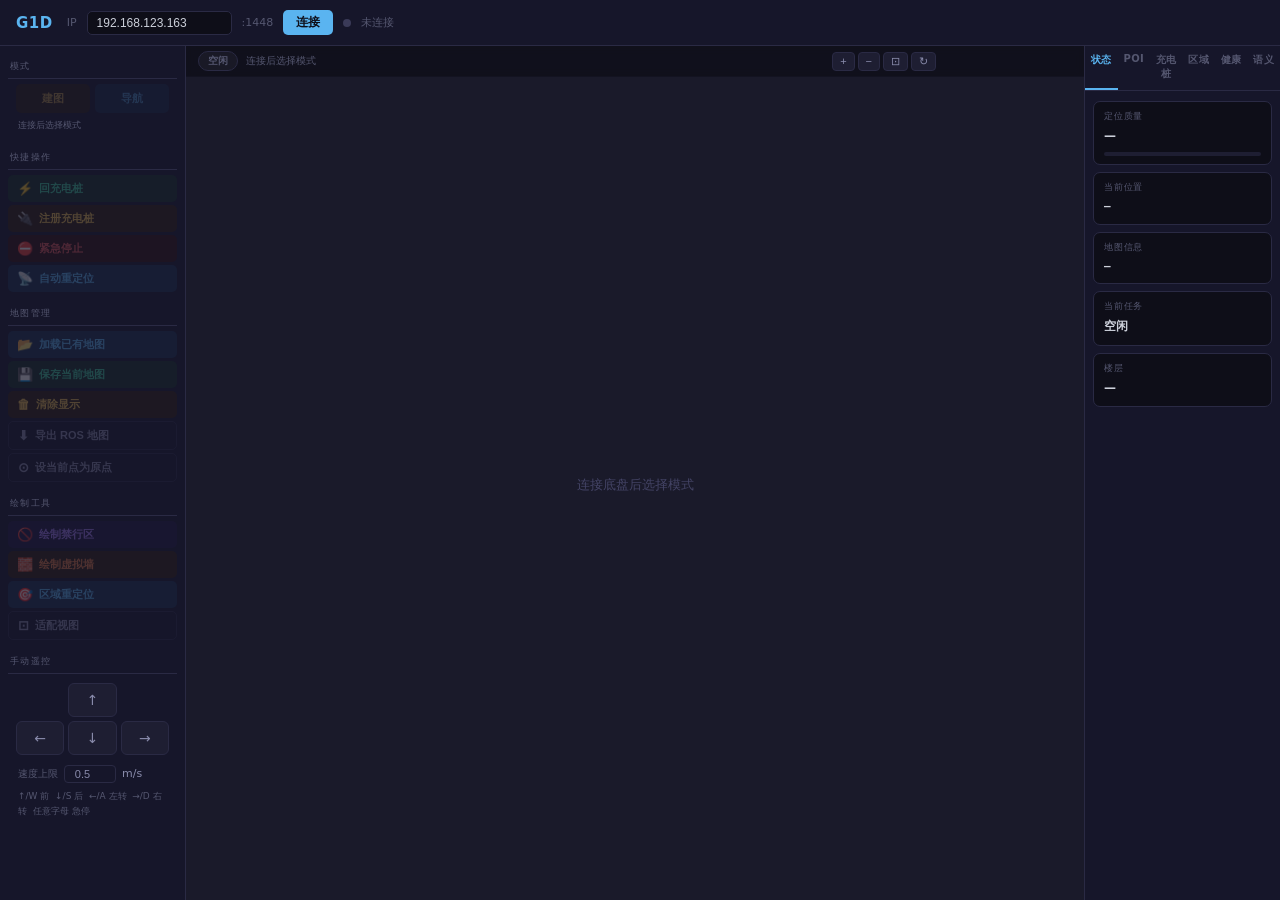
<file: index.html>
<!DOCTYPE html>
<html lang="zh">
<head>
<meta charset="UTF-8">
<title>G1D 底盘控制台</title>
<style>
*{margin:0;padding:0;box-sizing:border-box;}
:root{
  --bg:#0e0e18;--bg2:#16162a;--bg3:#1e1e32;--bg4:#252540;
  --border:#2a2a44;--border2:#3a3a58;
  --txt:#ccd0da;--txt2:#888aaa;--txt3:#555770;
  --blue:#5ab4f0;--blue2:#3a8fd0;--green:#3ec89a;
  --yellow:#e8b84b;--red:#e05555;--purple:#a07af0;
  --orange:#e07840;
}
body{font-family:'Segoe UI',system-ui,sans-serif;background:var(--bg);color:var(--txt);
  height:100vh;display:flex;flex-direction:column;overflow:hidden;user-select:none;}

/* ═══════════════ TOPBAR ═══════════════ */
.topbar{
  background:var(--bg2);border-bottom:1px solid var(--border);
  padding:0 16px;height:46px;display:flex;align-items:center;gap:10px;flex-shrink:0;
}
.logo{font-size:15px;font-weight:800;color:var(--blue);letter-spacing:.5px;margin-right:4px;}
.ip-input{
  background:var(--bg);border:1px solid var(--border);color:var(--txt);
  padding:4px 9px;border-radius:5px;font-size:12px;width:145px;outline:none;
  transition:border .2s;
}
.ip-input:focus{border-color:var(--blue);}
.port-tag{font-size:11px;color:var(--txt3);}
.conn-btn{
  background:var(--blue);color:#0e0e18;border:none;border-radius:5px;
  padding:4px 13px;font-size:12px;font-weight:700;cursor:pointer;transition:background .15s;
}
.conn-btn:hover{background:#78c8ff;}
.conn-btn:disabled{opacity:.5;cursor:not-allowed;}
.conn-btn.conn-disconnect{background:var(--red);}
.conn-btn.conn-disconnect:hover{background:#ff6666;}

.sdot{width:8px;height:8px;border-radius:50%;background:var(--border2);transition:background .3s;flex-shrink:0;}
.sdot.ok{background:var(--green);}
.sdot.err{background:var(--red);}
.sdot.stale{background:var(--yellow);}
.stext{font-size:11px;color:var(--txt3);}

.batt-wrap{margin-left:auto;display:flex;align-items:center;gap:6px;}
.batt-icon{font-size:16px;}
.batt-pct{font-size:12px;font-weight:700;}
.batt-charging{color:var(--yellow);}
.batt-ok{color:var(--green);}
.batt-low{color:var(--red);}
.on-dock-tag{
  font-size:10px;padding:2px 7px;border-radius:10px;font-weight:600;
  background:#1e3a2a;color:var(--green);border:1px solid #2a5a3a;
}
.last-upd{font-size:10px;color:var(--txt3);}

/* ═══════════════ MAIN ═══════════════ */
.main{display:flex;flex:1;overflow:hidden;}

/* ═══════════════ SIDEBAR ═══════════════ */
.sidebar{
  width:186px;background:var(--bg2);border-right:1px solid var(--border);
  display:flex;flex-direction:column;flex-shrink:0;overflow-y:auto;
  scrollbar-width:thin;scrollbar-color:var(--border) transparent;
}
.sb-section{padding:8px 8px 4px;}
.sb-title{
  font-size:9px;text-transform:uppercase;letter-spacing:1.3px;
  color:var(--txt3);padding:0 2px 5px;border-bottom:1px solid var(--border);
  margin-bottom:5px;
}
.btn{
  width:100%;padding:6px 9px;border:none;border-radius:5px;cursor:pointer;
  font-size:11px;font-weight:600;text-align:left;transition:all .12s;outline:none;
  display:flex;align-items:center;gap:6px;margin-bottom:3px;position:relative;
}
.btn:disabled{opacity:.28;cursor:not-allowed;}
.btn .ico{font-size:13px;flex-shrink:0;}

.b-blue  {background:#1a3050;color:var(--blue);}
.b-blue:hover:not(:disabled){background:#204060;}
.b-green {background:#163028;color:var(--green);}
.b-green:hover:not(:disabled){background:#1e4030;}
.b-yellow{background:#302010;color:var(--yellow);}
.b-yellow:hover:not(:disabled){background:#403018;}
.b-red   {background:#301010;color:var(--red);}
.b-red:hover:not(:disabled){background:#401818;}
.b-purple{background:#201840;color:var(--purple);}
.b-purple:hover:not(:disabled){background:#28205a;}
.b-orange{background:#302010;color:var(--orange);}
.b-orange:hover:not(:disabled){background:#403018;}
.b-ghost {background:transparent;color:var(--txt2);border:1px solid var(--border);}
.b-ghost:hover:not(:disabled){background:var(--bg3);}

/* active draw tool */
.btn.tool-active{box-shadow:inset 0 0 0 1.5px currentColor;}

/* button loading spinner */
@keyframes spin{to{transform:rotate(360deg);}}
.btn-loading{opacity:.6 !important;pointer-events:none;}
.btn-loading .ico{display:inline-block;animation:spin .6s linear infinite;}

/* mode buttons */
.mode-row{display:flex;gap:5px;padding:0 8px 6px;}
.mbtn{
  flex:1;padding:7px 4px;border:none;border-radius:5px;
  font-size:11px;font-weight:700;cursor:pointer;transition:all .15s;
  outline:none;opacity:.35;
}
.mbtn:disabled{cursor:not-allowed;opacity:.2;}
.mbtn.active{opacity:1;}
.mb-map {background:#302010;color:var(--yellow);}
.mb-map:hover:not(:disabled){background:#40301a;}
.mb-nav {background:#1a3050;color:var(--blue);}
.mb-nav:hover:not(:disabled){background:#204060;}

/* mode hint strip */
.mode-hint-strip{
  font-size:9px;color:var(--txt3);padding:0 10px 6px;line-height:1.5;
}

/* teleop */
.teleop{display:grid;grid-template-columns:repeat(3,1fr);gap:4px;padding:4px 8px 8px;}
.tk{
  background:var(--bg3);border:1px solid var(--border);color:var(--txt2);
  padding:8px;border-radius:6px;cursor:pointer;text-align:center;
  font-size:14px;transition:all .1s;touch-action:none;
}
.tk:active,.tk.on{background:var(--bg4);border-color:var(--blue);color:var(--blue);}
.tk.ghost{visibility:hidden;}
.kb-hint{font-size:9px;color:var(--txt3);padding:0 10px 8px;line-height:1.7;}
.speed-row{display:flex;align-items:center;gap:6px;padding:2px 10px 6px;font-size:11px;color:var(--txt2);}
.speed-row input{width:52px;background:var(--bg2);border:1px solid var(--border);border-radius:4px;color:var(--txt1);padding:2px 5px;font-size:11px;text-align:center;}
.speed-row label{color:var(--txt3);font-size:10px;min-width:28px;}

/* ═══════════════ MAP AREA ═══════════════ */
.map-area{flex:1;display:flex;flex-direction:column;overflow:hidden;position:relative;}

.map-toolbar{
  background:#13132088;backdrop-filter:blur(4px);padding:5px 12px;
  display:flex;align-items:center;gap:8px;font-size:11px;
  border-bottom:1px solid #2a2a4422;flex-shrink:0;
}
.badge{padding:2px 9px;border-radius:10px;font-size:10px;font-weight:700;}
.badge-map {background:#30201088;color:var(--yellow);border:1px solid #60401044;}
.badge-nav {background:#1a305088;color:var(--blue);  border:1px solid #3060a044;}
.badge-idle{background:#20203088;color:var(--txt3);  border:1px solid var(--border);}

.map-hint{font-size:10px;color:var(--txt3);}
.zoom-btns{margin-left:auto;display:flex;gap:3px;}
.zoom-btn{
  background:var(--bg3);border:1px solid var(--border);color:var(--txt2);
  padding:2px 7px;border-radius:4px;cursor:pointer;font-size:11px;
  transition:background .1s;
}
.zoom-btn:hover{background:var(--bg4);}
.coord-display{font-size:10px;color:var(--txt3);min-width:128px;text-align:right;}

.canvas-wrap{flex:1;overflow:hidden;background:#a0a0a0;position:relative;cursor:crosshair;}
#mapCanvas{display:block;width:100%;height:100%;image-rendering:pixelated;image-rendering:crisp-edges;}

/* disconnected overlay */
.disconn-overlay{
  position:absolute;inset:0;background:#0e0e18cc;
  display:none;align-items:center;justify-content:center;flex-direction:column;gap:10px;
  pointer-events:none;z-index:10;
}
.disconn-overlay.show{display:flex;}
.disconn-icon{font-size:36px;}
.disconn-text{font-size:14px;color:var(--txt2);}
.disconn-sub{font-size:11px;color:var(--txt3);}

/* scale bar */
.scale-bar{
  position:absolute;bottom:12px;left:50%;transform:translateX(-50%);
  display:flex;flex-direction:column;align-items:center;gap:2px;pointer-events:none;
}
.scale-line{height:3px;background:var(--txt2);border-radius:2px;}
.scale-label{font-size:9px;color:var(--txt2);}

/* draw tool info bar */
.draw-info{
  position:absolute;top:36px;left:50%;transform:translateX(-50%);
  background:var(--bg2)dd;border:1px solid var(--border);
  padding:5px 14px;border-radius:20px;font-size:11px;color:var(--yellow);
  pointer-events:none;display:none;z-index:5;
}
.draw-info.show{display:block;}
.draw-info.reloc-mode{color:var(--blue);}

/* ═══════════════ RIGHT PANEL ═══════════════ */
.rpanel{
  width:196px;background:var(--bg2);border-left:1px solid var(--border);
  display:flex;flex-direction:column;flex-shrink:0;overflow:hidden;
}
.rtabs{display:flex;border-bottom:1px solid var(--border);flex-shrink:0;}
.rtab{
  flex:1;padding:7px 4px;text-align:center;font-size:10px;font-weight:700;
  color:var(--txt3);cursor:pointer;transition:all .15s;border-bottom:2px solid transparent;
  letter-spacing:.3px;
}
.rtab.active{color:var(--blue);border-bottom-color:var(--blue);}

.rpane{display:none;flex:1;overflow-y:auto;padding:10px 8px;
  scrollbar-width:thin;scrollbar-color:var(--border) transparent;}
.rpane.active{display:block;}

/* stat cards */
.card{
  background:var(--bg);border:1px solid var(--border);border-radius:7px;
  padding:8px 10px;margin-bottom:7px;
}
.card-label{font-size:9px;color:var(--txt3);text-transform:uppercase;letter-spacing:.8px;margin-bottom:4px;}
.card-val{font-size:12px;font-weight:600;white-space:pre-line;line-height:1.6;}
.card-val.mono{font-family:monospace;font-size:11px;}

.qbar{height:4px;background:var(--bg3);border-radius:2px;overflow:hidden;margin-top:6px;}
.qfill{height:100%;border-radius:2px;transition:width .5s,background .5s;}

.action-tag{
  font-size:9px;padding:2px 7px;border-radius:10px;font-weight:600;margin-top:4px;display:inline-block;
  background:#1a3050;color:var(--blue);border:1px solid #2a4070;
}

/* POI / dock list */
.err-item{background:var(--bg2);border:1px solid #4a2020;border-radius:6px;padding:8px;margin-bottom:6px;}
.err-code{font-size:10px;color:var(--txt3);font-family:monospace;margin-bottom:3px;}
.err-msg{font-size:12px;color:var(--red);margin-bottom:6px;line-height:1.4;}
.err-level{display:inline-block;font-size:9px;padding:1px 6px;border-radius:3px;margin-bottom:4px;}
.err-level.warn{background:#3a2a00;color:var(--yellow);}
.err-level.error{background:#3a1010;color:var(--red);}
.err-level.fatal{background:#5a0000;color:#ff6060;}
.health-ok{text-align:center;padding:20px;color:var(--green);font-size:13px;}
.dock-est{font-size:9px;font-weight:600;padding:1px 5px;border-radius:3px;background:#3a2a00;color:var(--yellow);}
.poi-item{
  background:var(--bg);border:1px solid var(--border);border-radius:6px;
  padding:6px 8px;margin-bottom:5px;
}
.poi-name{font-size:11px;font-weight:600;color:var(--txt);margin-bottom:4px;
  overflow:hidden;text-overflow:ellipsis;white-space:nowrap;}
.poi-coords{font-size:9px;color:var(--txt3);font-family:monospace;}
.poi-btns{display:flex;gap:3px;margin-top:5px;}
.poi-btn{
  flex:1;padding:3px 0;border:none;border-radius:4px;cursor:pointer;
  font-size:10px;font-weight:600;transition:background .1s;
}
.poi-btn.nav{background:#1a3050;color:var(--blue);}
.poi-btn.nav:hover{background:#204060;}
.poi-btn.del{background:#301010;color:var(--red);}
.poi-btn.del:hover{background:#401818;}

.add-poi-row{display:flex;gap:4px;margin-bottom:8px;}
.poi-name-input{
  flex:1;background:var(--bg);border:1px solid var(--border);color:var(--txt);
  padding:4px 7px;border-radius:4px;font-size:11px;outline:none;
}
.poi-name-input:focus{border-color:var(--blue);}
.poi-add-btn{
  background:#1a3050;color:var(--blue);border:none;border-radius:4px;
  padding:4px 8px;font-size:11px;font-weight:700;cursor:pointer;
}
.poi-add-btn:hover{background:#204060;}
.poi-add-btn:disabled{opacity:.3;cursor:not-allowed;}

.empty-hint{font-size:11px;color:var(--txt3);text-align:center;padding:16px 0;}

/* area / wall list */
.area-item{
  background:var(--bg);border:1px solid var(--border);border-radius:6px;
  padding:6px 8px;margin-bottom:5px;display:flex;align-items:center;gap:6px;
}
.area-label{font-size:10px;color:var(--txt);flex:1;font-family:monospace;}
.area-del{
  background:var(--bg3);border:1px solid var(--border);color:var(--txt3);
  padding:2px 6px;border-radius:4px;cursor:pointer;font-size:10px;
}
.area-del:hover{background:#301010;color:var(--red);}

.clear-row{display:flex;justify-content:flex-end;margin-bottom:6px;}
.clear-btn{
  font-size:10px;color:var(--red);background:transparent;border:1px solid #301010;
  padding:3px 8px;border-radius:4px;cursor:pointer;
}
.clear-btn:hover{background:#301010;}

/* ═══════════════ TOAST ═══════════════ */
.toast{
  position:fixed;bottom:18px;right:18px;
  background:var(--bg2);border:1px solid var(--border);
  color:var(--txt);padding:8px 14px;border-radius:7px;
  font-size:11px;z-index:999;pointer-events:none;
  opacity:0;transform:translateY(6px);transition:all .22s;
  max-width:280px;display:flex;align-items:center;gap:7px;
}
.toast.show{opacity:1;transform:translateY(0);}
.toast.ok {border-color:#2a5a3a;}
.toast.err{border-color:#401818;color:var(--red);}
.toast.warn{border-color:#403018;color:var(--yellow);}
.toast-icon{font-size:13px;flex-shrink:0;}
</style>
</head>
<body>

<!-- ─── TOP BAR ─── -->
<div class="topbar">
  <span class="logo">G1D</span>
  <span style="color:var(--txt3);font-size:11px">IP</span>
  <input class="ip-input" id="ipInput" placeholder="192.168.123.163" value="192.168.123.163">
  <span class="port-tag">:1448</span>
  <button class="conn-btn" id="connBtn" onclick="doConnect()">连接</button>
  <div class="sdot" id="sdot"></div>
  <span class="stext" id="stext">未连接</span>
  <span class="last-upd" id="lastUpd"></span>
  <div class="batt-wrap" id="battWrap" style="display:none">
    <span class="batt-icon" id="battIcon">🔋</span>
    <span class="batt-pct" id="battPct">—</span>
    <span class="on-dock-tag" id="dockTag" style="display:none">充电中</span>
  </div>
</div>

<div class="main">

<!-- ─── LEFT SIDEBAR ─── -->
<div class="sidebar">
  <div style="height:6px"></div>

  <div class="sb-section">
    <div class="sb-title">模式</div>
    <div class="mode-row">
      <button class="mbtn mb-map" id="modeMapBtn" onclick="toggleMapping()" disabled>建图</button>
      <button class="mbtn mb-nav" id="modeNavBtn" onclick="toggleLocalization()"    disabled>导航</button>
    </div>
    <div class="mode-hint-strip" id="modeHintSb">连接后选择模式</div>
  </div>

  <div class="sb-section">
    <div class="sb-title">快捷操作</div>
    <button class="btn b-green"  id="btnHome"    onclick="goHome()"      disabled><span class="ico">⚡</span>回充电桩</button>
    <button class="btn b-yellow" id="btnRegDock" onclick="registerDock()" disabled><span class="ico">🔌</span>注册充电桩</button>
    <button class="btn b-red"    id="btnEstop"   onclick="doStop()"      disabled><span class="ico">⛔</span>紧急停止</button>
    <button class="btn b-blue"   id="btnReloc"   onclick="relocalize()"  disabled><span class="ico">📡</span>自动重定位</button>
  </div>

  <div class="sb-section">
    <div class="sb-title">地图管理</div>
    <button class="btn b-blue"   id="btnLoad"  onclick="loadMap()"     disabled><span class="ico">📂</span>加载已有地图</button>
    <button class="btn b-green"  id="btnSave"  onclick="saveMap()"     disabled><span class="ico">💾</span>保存当前地图</button>
    <button class="btn b-yellow" id="btnClear"  onclick="clearMap()"   disabled><span class="ico">🗑</span>清除显示</button>
    <button class="btn b-ghost"  id="btnExport" onclick="exportMap()"  disabled><span class="ico">⬇</span>导出 ROS 地图</button>
    <button class="btn b-ghost"  id="btnResetOrigin" onclick="resetOrigin()" disabled><span class="ico">⊙</span>设当前点为原点</button>
  </div>

  <div class="sb-section">
    <div class="sb-title">绘制工具</div>
    <button class="btn b-purple" id="toolArea"  onclick="toggleTool('area')"  disabled><span class="ico">🚫</span>绘制禁行区</button>
    <button class="btn b-orange" id="toolWall"  onclick="toggleTool('wall')"  disabled><span class="ico">🧱</span>绘制虚拟墙</button>
    <button class="btn b-blue"   id="toolReloc" onclick="toggleTool('reloc')" disabled><span class="ico">🎯</span>区域重定位</button>
    <button class="btn b-ghost"  id="toolFit"   onclick="fitMap()"            disabled><span class="ico">⊡</span>适配视图</button>
  </div>

  <div class="sb-section">
    <div class="sb-title">手动遥控</div>
    <div class="teleop">
      <div class="tk ghost"></div>
      <div class="tk" id="tk-up"    onmousedown="ts(0)" onmouseup="te()" ontouchstart="ts(0);event.preventDefault()" ontouchend="te()">↑</div>
      <div class="tk ghost"></div>
      <div class="tk" id="tk-left"  onmousedown="ts(3)" onmouseup="te()" ontouchstart="ts(3);event.preventDefault()" ontouchend="te()">←</div>
      <div class="tk" id="tk-down"  onmousedown="ts(1)" onmouseup="te()" ontouchstart="ts(1);event.preventDefault()" ontouchend="te()">↓</div>
      <div class="tk" id="tk-right" onmousedown="ts(2)" onmouseup="te()" ontouchstart="ts(2);event.preventDefault()" ontouchend="te()">→</div>
    </div>
    <div class="speed-row">
      <label>速度上限</label>
      <input type="number" id="speedLinear" value="0.5" min="0.1" max="2" step="0.1" onchange="applySpeed()">
      <span>m/s</span>
    </div>
    <div class="kb-hint">↑/W 前 &nbsp;↓/S 后 &nbsp;←/A 左转 &nbsp;→/D 右转 &nbsp;任意字母 急停</div>
  </div>
</div>

<!-- ─── MAP AREA ─── -->
<div class="map-area">
  <div class="map-toolbar">
    <span class="badge badge-idle" id="modeBadge">空闲</span>
    <span class="map-hint" id="modeHint">连接后选择模式</span>
    <div class="zoom-btns">
      <button class="zoom-btn" onclick="zoomStep(1.25)" title="放大">+</button>
      <button class="zoom-btn" onclick="zoomStep(0.8)"  title="缩小">−</button>
      <button class="zoom-btn" onclick="fitMap()"       title="适配">⊡</button>
      <button class="zoom-btn" id="btnRotate" onclick="rotateMap()" title="旋转90°">↻</button>
    </div>
    <span class="coord-display" id="coordDisplay"></span>
  </div>

  <div class="canvas-wrap" id="canvasWrap">
    <canvas id="mapCanvas"></canvas>

    <div class="disconn-overlay" id="disconnOverlay">
      <div class="disconn-icon">📡</div>
      <div class="disconn-text">连接已中断</div>
      <div class="disconn-sub" id="disconnSub">地图数据保留自最后一次更新</div>
    </div>

    <div class="draw-info" id="drawInfo"></div>

    <div class="scale-bar" id="scaleBar" style="display:none">
      <div class="scale-line" id="scaleLine"></div>
      <div class="scale-label" id="scaleLabel"></div>
    </div>
  </div>
</div>

<!-- ─── RIGHT PANEL ─── -->
<div class="rpanel">
  <div class="rtabs">
    <div class="rtab active" onclick="switchTab('status')" id="tab-status">状态</div>
    <div class="rtab"        onclick="switchTab('poi')"    id="tab-poi">POI</div>
    <div class="rtab"        onclick="switchTab('dock')"   id="tab-dock">充电桩</div>
    <div class="rtab"        onclick="switchTab('area')"   id="tab-area">区域</div>
    <div class="rtab"        onclick="switchTab('health')" id="tab-health">健康</div>
    <div class="rtab"        onclick="switchTab('sem')"    id="tab-sem">语义</div>
  </div>

  <!-- 状态面板 -->
  <div class="rpane active" id="pane-status">
    <div class="card">
      <div class="card-label">定位质量</div>
      <div class="card-val" id="rQuality">—</div>
      <div class="qbar"><div class="qfill" id="qfill"></div></div>
    </div>
    <div class="card">
      <div class="card-label">当前位置</div>
      <div class="card-val mono" id="rPose">—</div>
    </div>
    <div class="card">
      <div class="card-label">地图信息</div>
      <div class="card-val mono" id="rMapInfo">—</div>
    </div>
    <div class="card">
      <div class="card-label">当前任务</div>
      <div class="card-val" id="rAction">空闲</div>
    </div>
    <div class="card">
      <div class="card-label">楼层</div>
      <div class="card-val" id="rFloor">—</div>
    </div>
  </div>

  <!-- 语义地图面板 -->
  <div class="rpane" id="pane-sem">
    <div class="card">
      <div class="card-label">语义地图</div>
      <div class="card-val" id="semStatus" style="font-size:11px">—</div>
    </div>
    <div style="font-size:10px;color:var(--txt3);margin-bottom:8px;line-height:1.6">
      说一句话，在 POI 里找意思最接近的一个（名称 + 描述一起匹配）。描述在 POI 标签页里填写。
    </div>
    <input class="poi-name-input" id="semQuery" placeholder="例如：我想喝水" style="width:100%;margin-bottom:6px"
           onkeydown="if(event.key==='Enter')semSearch(false)">
    <div class="poi-btns" style="margin-bottom:8px">
      <button class="poi-btn nav" onclick="semSearch(false)">搜索</button>
      <button class="poi-btn nav" onclick="semSearch(true)">去那里</button>
      <button class="poi-btn" onclick="semRebuild()">重建</button>
    </div>
    <div id="semResult"></div>
    <div class="card-label" style="margin:10px 0 4px;display:flex;justify-content:space-between">
      <span>调试记录</span><button class="poi-btn" style="flex:0 0 auto;padding:1px 8px" onclick="semHistory()">刷新</button>
    </div>
    <div id="semHistoryList"><div class="empty-hint">暂无记录</div></div>
  </div>

  <!-- 健康面板 -->
  <div class="rpane" id="pane-health">
    <button class="btn b-ghost" onclick="fetchHealth()" style="width:100%;margin-bottom:8px">刷新</button>
    <div id="healthList"><div class="empty-hint">点击刷新查看错误</div></div>
  </div>

  <!-- POI 面板 -->
  <div class="rpane" id="pane-poi">
    <div class="add-poi-row">
      <input class="poi-name-input" id="poiNameInput" placeholder="POI 名称" value="POI">
      <button class="poi-add-btn" id="btnAddPoi" onclick="addPoiAtCurrent()" disabled>+当前位置</button>
    </div>
    <input class="poi-name-input" id="poiDescInput" placeholder="描述（选填，语义地图用，如：可以接水、喝水）"
           style="width:100%;margin-bottom:8px">
    <button class="btn b-ghost" id="toolPoi" onclick="toggleTool('poi')" disabled style="margin-bottom:8px">
      <span class="ico">📌</span>点击地图放置 POI
    </button>
    <div id="poiList"><div class="empty-hint">暂无 POI</div></div>
  </div>

  <!-- 充电桩面板 -->
  <div class="rpane" id="pane-dock">
    <div style="font-size:10px;color:var(--txt3);margin-bottom:8px;line-height:1.6">
      注册前先将底盘<b style="color:var(--yellow)">开到充电桩上</b>，再点注册，精度最高。<br>
      也可在地图上点击手动指定位置。
    </div>
    <div style="display:flex;gap:4px;margin-bottom:8px">
      <input class="poi-name-input" id="dockNameInput" placeholder="充电桩名称" value="主充电桩">
      <button class="poi-add-btn" id="btnRegDock2" onclick="registerDock()" disabled>注册当前</button>
    </div>
    <button class="btn b-ghost" id="toolDock" onclick="toggleTool('dock')" disabled style="margin-bottom:8px">
      <span class="ico">📍</span>点击地图放置充电桩
    </button>
    <div class="clear-row">
      <button class="clear-btn" onclick="clearDocks()">清空全部</button>
    </div>
    <div id="dockList"><div class="empty-hint">暂无充电桩</div></div>
  </div>

  <!-- 区域面板 -->
  <div class="rpane" id="pane-area">
    <div style="margin-bottom:6px">
      <div class="card-label" style="padding:0 2px 4px">禁行区</div>
      <div class="clear-row">
        <button class="clear-btn" onclick="clearAreas()">清空全部</button>
      </div>
      <div id="areaList"><div class="empty-hint">暂无禁行区</div></div>
    </div>
    <div>
      <div class="card-label" style="padding:4px 2px">虚拟墙</div>
      <div class="clear-row">
        <button class="clear-btn" onclick="clearWalls()">清空全部</button>
      </div>
      <div id="wallList"><div class="empty-hint">暂无虚拟墙</div></div>
    </div>
  </div>
</div>

</div><!-- .main -->
<div class="toast" id="toast"><span class="toast-icon" id="toastIcon"></span><span id="toastMsg"></span></div>

<script>
// ═══════════════════════════════════════════════════════════════
// STATE
// ═══════════════════════════════════════════════════════════════
let connected = false;
// 建图 / 定位 实际状态（两者可同时开，按底盘真实状态亮灭）
let modeState = {mapping:false, localization:false};
let drawTool  = null;     // null | 'area' | 'wall' | 'reloc' | 'dock'
let drawStep  = 0;
let drawP1    = null;
let mapRotDeg = 0;        // map view rotation: 0 | 90 | 180 | 270

let mapData    = null;
let lastMapHash = '';
let pois  = [], areas = [], walls = [], docks = [];
let pathPts   = [];
let navTarget = null;

// camera
let cam     = {ox:0, oy:0, scale:1};
let fitDone = false;

// timing
let lastMapOk    = 0;
let mapImg       = null;
let teleopTimer  = null;
let mapTimer     = null;
let statusTimer  = null;
let annoTimer    = null;
let pathTimer    = null;
let mapFetchCtrl = null;

// middle-button pan
let midDragging = false;
let midLast     = {x:0, y:0};
// left-button state (nav heading drag or draw click)
let leftDown    = false;
let leftDownPos = null;  // canvas coords where pressed
let leftCurPos  = null;  // canvas coords current
let leftDidMove = false;
let mouseCanvas = {x:0, y:0};

// ═══════════════════════════════════════════════════════════════
// UTILITIES
// ═══════════════════════════════════════════════════════════════
async function post(url, body) {
  const r = await fetch(url, {
    method:'POST',
    headers:{'Content-Type':'application/json'},
    body: body ? JSON.stringify(body) : undefined,
  });
  try { return await r.json(); } catch { return {}; }
}

async function put(url, body) {
  const r = await fetch(url, {
    method:'PUT',
    headers:{'Content-Type':'application/json'},
    body: body ? JSON.stringify(body) : undefined,
  });
  try { return await r.json(); } catch { return {}; }
}

function esc(s) {
  return String(s).replace(/&/g,'&amp;').replace(/</g,'&lt;').replace(/>/g,'&gt;');
}

let toastTimer = null;
function toast(msg, type='') {
  const icons = {ok:'✓', err:'✗', warn:'⚠'};
  document.getElementById('toastIcon').textContent = icons[type] || '';
  document.getElementById('toastMsg').textContent  = msg;
  const el = document.getElementById('toast');
  el.className = 'toast show' + (type ? ' '+type : '');
  if (toastTimer) clearTimeout(toastTimer);
  toastTimer = setTimeout(() => el.classList.remove('show'), 3000);
}

function setBtnDisabled(id, disabled) {
  const el = document.getElementById(id);
  if (el) el.disabled = disabled;
}

function isEnabled(val) {
  if (val == null) return false;
  if (typeof val === 'boolean') return val;
  if (typeof val === 'object')  return val.enable === true || val.enabled === true;
  return false;
}

// ═══════════════════════════════════════════════════════════════
// CONNECT
// ═══════════════════════════════════════════════════════════════
async function doConnect() {
  const btn = document.getElementById('connBtn');
  if (connected) {
    // Disconnect
    connected = false;
    modeState = {mapping:false, localization:false};
    clearInterval(mapTimer); clearInterval(statusTimer);
    clearInterval(annoTimer); clearInterval(pathTimer);
    setConnState('', '未连接');
    btn.textContent = '连接';
    btn.classList.remove('conn-disconnect');
    syncModeButtons();
    updateButtonStates();
    toast('已断开连接');
    return;
  }
  const ip = document.getElementById('ipInput').value.trim();
  if (!ip) return;
  btn.disabled = true; btn.textContent = '连接中…';
  setConnState('', '连接中…');
  try {
    const r = await post('/api/connect', {ip});
    if (r.ok) {
      connected   = true;
      lastMapHash = '';
      fitDone     = false;
      setConnState('ok', '已连接 ' + ip);
      btn.textContent = '断开';
      btn.classList.add('conn-disconnect');
      updateButtonStates();
      startPolling();
      toast('连接成功', 'ok');
    } else {
      setConnState('err', '连接失败');
      toast(r.error || '无法连接到底盘', 'err');
      btn.textContent = '连接';
    }
  } catch(e) {
    setConnState('err', '连接失败');
    toast(String(e), 'err');
    btn.textContent = '连接';
  }
  btn.disabled = false;
}

function setConnState(s, msg) {
  document.getElementById('sdot').className =
    'sdot' + (s==='ok'?'  ok':s==='err'?' err':s==='stale'?' stale':'');
  document.getElementById('stext').textContent = msg;
}

// ═══════════════════════════════════════════════════════════════
// BUTTON STATE (mode-aware)
// ═══════════════════════════════════════════════════════════════
function updateButtonStates() {
  const E = connected;
  [
    'modeMapBtn','modeNavBtn','btnEstop','btnHome','btnRegDock','btnRegDock2',
    'btnReloc','toolFit','btnLoad','btnSave','btnClear','btnExport','btnResetOrigin',
    'toolArea','toolWall','toolDock','toolReloc','toolPoi','btnAddPoi',
  ].forEach(id => setBtnDisabled(id, !E));
}

// ═══════════════════════════════════════════════════════════════
// POLLING
// ═══════════════════════════════════════════════════════════════
function startPolling() {
  clearInterval(mapTimer);
  clearInterval(statusTimer);
  clearInterval(annoTimer);
  fetchMap();
  fetchStatus();
  fetchAnnotations();
  mapTimer    = setInterval(fetchMap,    1200);
  statusTimer = setInterval(fetchStatus, 3000);
  annoTimer   = setInterval(fetchAnnotations, 6000);
}

async function fetchMap() {
  if (!connected) return;
  // Cancel any in-flight map request
  if (mapFetchCtrl) mapFetchCtrl.abort();
  mapFetchCtrl = new AbortController();
  try {
    const r = await fetch('/api/map?h=' + lastMapHash, {signal: mapFetchCtrl.signal});
    if (!r.ok) { markStale(); return; }
    const d = await r.json();
    if (d.error) { markStale(); return; }
    if (d.empty) {
      lastMapOk = Date.now(); updateConnHealth();
      applyModeState(d);   // 空地图也要反映建图/定位真实状态
      return;
    }

    lastMapOk = Date.now();
    updateConnHealth();

    if (d.unchanged) {
      // Map grid unchanged — only update dynamic fields
      if (mapData) {
        mapData.pose         = d.pose;
        mapData.quality      = d.quality;
        mapData.mapping      = d.mapping;
        mapData.localization = d.localization;
      }
    } else {
      // New map image
      lastMapHash = d.hash || '';
      mapData = d;
      loadMapImage(d.img);
      fetchPath();
    }
    applyModeState(d);
    updateMapPanel(mapData || d);
    redraw();
  } catch(e) {
    if (e.name !== 'AbortError') markStale();
  }
}

async function fetchStatus() {
  if (!connected) return;
  try {
    const d = await (await fetch('/api/status')).json();
    updateStatusPanel(d);
  } catch(e) {}
}

async function fetchAnnotations() {
  if (!connected) return;
  try {
    const d = await (await fetch('/api/annotations')).json();
    pois  = Array.isArray(d.pois)  ? d.pois  : [];
    areas = Array.isArray(d.areas) ? d.areas : [];
    walls = Array.isArray(d.walls) ? d.walls : [];
    docks = Array.isArray(d.docks) ? d.docks : [];
    renderPoiList();
    renderAreaList();
    renderDockList();
    redraw();
  } catch(e) {}
}

async function fetchPath() {
  if (!navTarget) return;
  try {
    const d = await (await fetch('/api/path')).json();
    pathPts = Array.isArray(d) ? d : [];
    redraw();
  } catch(e) {}
}

function markStale() {
  if (!lastMapOk) return;
  const ago = Math.round((Date.now() - lastMapOk) / 1000);
  if (ago > 20) {
    setConnState('err', '已断开');
    document.getElementById('disconnOverlay').classList.add('show');
    document.getElementById('disconnSub').textContent = `最后更新 ${ago}s 前，地图已保留`;
  } else if (ago > 6) {
    setConnState('stale', '数据过期');
    document.getElementById('disconnOverlay').classList.add('show');
    document.getElementById('disconnSub').textContent = `最后更新 ${ago}s 前，地图已保留`;
  }
}

function updateConnHealth() {
  const ago = (Date.now() - lastMapOk) / 1000;
  if (ago < 5) {
    setConnState('ok', '已连接');
    document.getElementById('disconnOverlay').classList.remove('show');
  }
  document.getElementById('lastUpd').textContent = `${Math.round(ago)}s 前`;
}

// ═══════════════════════════════════════════════════════════════
// MAP IMAGE & CAMERA
// ═══════════════════════════════════════════════════════════════
function loadMapImage(b64) {
  const img = new Image();
  img.onload = () => {
    const needFit = !fitDone && mapData;
    mapImg = img;
    if (needFit) { fitMap(); fitDone = true; }
    else redraw();
  };
  img.src = 'data:image/png;base64,' + b64;
}

function fitMap() {
  if (!mapImg || !mapData) return;
  const wrap = document.getElementById('canvasWrap');
  const W = wrap.clientWidth, H = wrap.clientHeight;
  const sx = W / mapData.cols, sy = H / mapData.rows;
  cam.scale = Math.min(sx, sy) * 0.90;
  cam.ox = (W - mapData.cols * cam.scale) / 2;
  cam.oy = (H - mapData.rows * cam.scale) / 2;
  redraw();
}

function rotateMap() {
  mapRotDeg = (mapRotDeg + 90) % 360;
  document.getElementById('btnRotate').textContent = mapRotDeg ? `↻${mapRotDeg}°` : '↻';
  redraw();
}

function zoomStep(factor) {
  const wrap = document.getElementById('canvasWrap');
  zoomAt(wrap.clientWidth/2, wrap.clientHeight/2, factor);
}

function zoomAt(cx, cy, factor) {
  cam.ox = cx - (cx - cam.ox) * factor;
  cam.oy = cy - (cy - cam.oy) * factor;
  cam.scale *= factor;
  redraw();
}

// ═══════════════════════════════════════════════════════════════
// REDRAW
// ═══════════════════════════════════════════════════════════════
function redraw() {
  const canvas = document.getElementById('mapCanvas');
  const wrap   = document.getElementById('canvasWrap');
  if (canvas.width !== wrap.clientWidth || canvas.height !== wrap.clientHeight) {
    canvas.width  = wrap.clientWidth;
    canvas.height = wrap.clientHeight;
  }
  const ctx = canvas.getContext('2d');
  ctx.clearRect(0, 0, canvas.width, canvas.height);

  if (!mapImg || !mapData) {
    ctx.fillStyle = '#1a1a2a';
    ctx.fillRect(0, 0, canvas.width, canvas.height);
    ctx.fillStyle = '#444466';
    ctx.font = '13px system-ui';
    ctx.textAlign = 'center';
    ctx.fillText(connected ? '未开启任何模式' : '连接底盘后选择模式', canvas.width/2, canvas.height/2);
    return;
  }

  // 深色背景 + 径向渐变晕染
  const vignette = ctx.createRadialGradient(
    canvas.width/2, canvas.height/2, Math.min(canvas.width, canvas.height) * 0.25,
    canvas.width/2, canvas.height/2, Math.max(canvas.width, canvas.height) * 0.75
  );
  vignette.addColorStop(0, '#2a2a2a');
  vignette.addColorStop(1, '#0a0a0a');
  ctx.fillStyle = vignette;
  ctx.fillRect(0, 0, canvas.width, canvas.height);

  ctx.save();
  if (mapRotDeg) {
    ctx.translate(canvas.width / 2, canvas.height / 2);
    ctx.rotate(mapRotDeg * Math.PI / 180);
    ctx.translate(-canvas.width / 2, -canvas.height / 2);
  }
  ctx.translate(cam.ox, cam.oy);
  ctx.scale(cam.scale, cam.scale);

  // Map image (white=free, black=obstacle, gray=unknown)
  ctx.imageSmoothingEnabled = false;
  ctx.drawImage(mapImg, 0, 0, mapData.cols, mapData.rows);

  // Forbidden areas
  for (const a of areas) drawForbiddenArea(ctx, a);

  // Virtual walls
  for (const w of walls) drawVirtualWall(ctx, w);

  // Planned path
  if (pathPts.length > 1) {
    ctx.beginPath();
    pathPts.forEach((p,i) => {
      const g = worldToGrid(p.x, p.y);
      i===0 ? ctx.moveTo(g.x, g.y) : ctx.lineTo(g.x, g.y);
    });
    ctx.strokeStyle = '#5ab4f080';
    ctx.lineWidth   = 3 / cam.scale;
    ctx.setLineDash([6/cam.scale, 4/cam.scale]);
    ctx.stroke();
    ctx.setLineDash([]);
  }

  // Charging docks
  for (const d of docks) drawDock(ctx, d);

  // POI markers
  for (const p of pois) drawPoi(ctx, p);

  // Nav target
  if (navTarget) drawTarget(ctx, navTarget);

  // Robot
  if (mapData.pose) drawRobot(ctx, mapData.pose);

  // Drag preview: nav heading (no tool) or POI direction drag
  if (leftDown && dragsHeading()) drawNavDragPreview(ctx);

  // Draw tool preview
  if (drawStep === 1 && drawP1) drawPreview(ctx);

  ctx.restore();
  updateScaleBar(canvas);
}

// ── Coordinate helpers ──
function worldToGrid(wx, wy) {
  const gc  = (wx - mapData.x0) / mapData.res;
  const grO = (wy - mapData.y0) / mapData.res;
  return { x: gc, y: mapData.rows - 1 - grO };
}
function gridToCanvas(gx, gy) {
  return { x: cam.ox + gx * cam.scale, y: cam.oy + gy * cam.scale };
}
function canvasToGrid(cx, cy) {
  if (mapRotDeg) {
    const canvas = document.getElementById('mapCanvas');
    const hw = canvas.width / 2, hh = canvas.height / 2;
    const rad = -mapRotDeg * Math.PI / 180;
    const dx = cx - hw, dy = cy - hh;
    cx = dx * Math.cos(rad) - dy * Math.sin(rad) + hw;
    cy = dx * Math.sin(rad) + dy * Math.cos(rad) + hh;
  }
  return { x: (cx - cam.ox) / cam.scale, y: (cy - cam.oy) / cam.scale };
}
function canvasToWorld(cx, cy) {
  const g = canvasToGrid(cx, cy);
  const grO = mapData.rows - 1 - g.y;
  return { x: mapData.x0 + g.x * mapData.res, y: mapData.y0 + grO * mapData.res };
}

// ── Draw primitives ──
function drawRobot(ctx, pose) {
  const g  = worldToGrid(pose.x, pose.y);
  const res = mapData.res;
  const hw = 0.557 / 2 / res;   // 半宽（左右）
  const hd = 0.525 / 2 / res;   // 半深（前后）
  const cr = Math.max(2, Math.min(hw, hd) * 0.18);  // 圆角半径

  ctx.save();
  ctx.translate(g.x, g.y);
  ctx.rotate(-(pose.yaw || 0));

  // 机身
  ctx.shadowColor = '#5ab4f088';
  ctx.shadowBlur  = 10 / cam.scale;
  ctx.beginPath();
  ctx.roundRect(-hd, -hw, hd * 2, hw * 2, cr);
  ctx.fillStyle = '#1a3a5a';
  ctx.fill();
  ctx.strokeStyle = '#5ab4f0';
  ctx.lineWidth   = 1.5 / cam.scale;
  ctx.stroke();
  ctx.shadowBlur = 0;

  // 正面高亮条
  ctx.beginPath();
  ctx.roundRect(hd - cr * 1.2, -hw + cr, cr * 1.2, (hw - cr) * 2, [0, cr, cr, 0]);
  ctx.fillStyle = '#5ab4f0';
  ctx.fill();

  // 中心点
  ctx.beginPath();
  ctx.arc(0, 0, Math.max(1.5, 2.5 / cam.scale), 0, Math.PI * 2);
  ctx.fillStyle = '#fff';
  ctx.fill();

  ctx.restore();
}

function drawPoi(ctx, poi) {
  if (!poi.pose) return;
  const g = worldToGrid(poi.pose.x, poi.pose.y);
  const r = Math.max(4, 0.15 / mapData.res);
  const name = (poi.metadata && poi.metadata.display_name) || poi.id.slice(0,6);
  ctx.beginPath();
  ctx.arc(g.x, g.y, r, 0, Math.PI*2);
  ctx.fillStyle   = '#a07af0cc';
  ctx.fill();
  ctx.strokeStyle = '#fff';
  ctx.lineWidth   = 1.5 / cam.scale;
  ctx.stroke();
  // Draw heading arrow if yaw is stored
  if (poi.pose.yaw != null) {
    const yaw = poi.pose.yaw;
    const ax = Math.cos(yaw), ay = -Math.sin(yaw); // canvas Y flip
    const al = r * 2.2;
    const hw = 3 / cam.scale, px = -ay, py = ax;
    ctx.save(); ctx.translate(g.x, g.y);
    ctx.beginPath(); ctx.moveTo(0, 0); ctx.lineTo(ax*al, ay*al);
    ctx.strokeStyle = '#e8b84b'; ctx.lineWidth = 2/cam.scale; ctx.stroke();
    ctx.beginPath();
    ctx.moveTo(ax*al, ay*al);
    ctx.lineTo(ax*al - ax*hw + px*hw*.6, ay*al - ay*hw + py*hw*.6);
    ctx.lineTo(ax*al - ax*hw - px*hw*.6, ay*al - ay*hw - py*hw*.6);
    ctx.closePath(); ctx.fillStyle = '#e8b84b'; ctx.fill();
    ctx.restore();
  }
  ctx.fillStyle = '#222';
  ctx.font      = `bold ${Math.max(8, 10/cam.scale)}px system-ui`;
  ctx.textAlign = 'center';
  ctx.fillText(name, g.x, g.y - r - 3/cam.scale);
}

function drawTarget(ctx, t) {
  const g = worldToGrid(t.x, t.y);
  const r = Math.max(5, 0.2 / mapData.res);
  ctx.beginPath();
  ctx.arc(g.x, g.y, r, 0, Math.PI*2);
  ctx.fillStyle   = '#a07af044';
  ctx.fill();
  ctx.strokeStyle = '#a07af0';
  ctx.lineWidth   = 2 / cam.scale;
  ctx.stroke();
  const cr = r * 1.8;
  ctx.beginPath();
  ctx.moveTo(g.x-cr, g.y); ctx.lineTo(g.x+cr, g.y);
  ctx.moveTo(g.x, g.y-cr); ctx.lineTo(g.x, g.y+cr);
  ctx.strokeStyle = '#a07af0';
  ctx.lineWidth   = 1.5 / cam.scale;
  ctx.stroke();
  // Heading arrow when yaw is specified
  if (t.yaw != null) {
    const al = r * 3;
    const ax = Math.cos(t.yaw), ay = -Math.sin(t.yaw); // -sin: canvas Y flipped
    const hw = 5 / cam.scale, px = -ay, py = ax;
    ctx.save();
    ctx.translate(g.x, g.y);
    ctx.beginPath(); ctx.moveTo(0,0); ctx.lineTo(ax*al, ay*al);
    ctx.strokeStyle = '#e8b84b'; ctx.lineWidth = 2.5/cam.scale; ctx.stroke();
    ctx.beginPath();
    ctx.moveTo(ax*al, ay*al);
    ctx.lineTo(ax*al - ax*hw + px*hw*.6, ay*al - ay*hw + py*hw*.6);
    ctx.lineTo(ax*al - ax*hw - px*hw*.6, ay*al - ay*hw - py*hw*.6);
    ctx.closePath(); ctx.fillStyle = '#e8b84b'; ctx.fill();
    ctx.restore();
  }
}

function drawNavDragPreview(ctx) {
  if (!leftDown || !leftDownPos || !mapData) return;
  const wS = canvasToWorld(leftDownPos.x, leftDownPos.y);
  const g1 = worldToGrid(wS.x, wS.y);
  const r  = Math.max(5, 0.2 / mapData.res);
  ctx.beginPath(); ctx.arc(g1.x, g1.y, r, 0, Math.PI*2);
  ctx.strokeStyle = '#a07af0cc'; ctx.lineWidth = 2/cam.scale; ctx.stroke();
  if (leftDidMove && leftCurPos) {
    const wC = canvasToWorld(leftCurPos.x, leftCurPos.y);
    const dx = wC.x-wS.x, dy = wC.y-wS.y;
    const dist = Math.sqrt(dx*dx+dy*dy);
    if (dist > 0.05) {
      const yaw = Math.atan2(dy,dx);
      const ax  = Math.cos(yaw), ay = -Math.sin(yaw);
      const al  = Math.min(dist/mapData.res*.7, r*6);
      const hw  = 5/cam.scale, px = -ay, py = ax;
      ctx.save(); ctx.translate(g1.x, g1.y);
      ctx.beginPath(); ctx.moveTo(0,0); ctx.lineTo(ax*al,ay*al);
      ctx.strokeStyle='#e8b84bcc'; ctx.lineWidth=2.5/cam.scale; ctx.stroke();
      ctx.beginPath();
      ctx.moveTo(ax*al,ay*al);
      ctx.lineTo(ax*al-ax*hw+px*hw*.6, ay*al-ay*hw+py*hw*.6);
      ctx.lineTo(ax*al-ax*hw-px*hw*.6, ay*al-ay*hw-py*hw*.6);
      ctx.closePath(); ctx.fillStyle='#e8b84bcc'; ctx.fill();
      ctx.restore();
    }
  }
}

function drawForbiddenArea(ctx, area) {
  const {start, end, half_width:hw} = area.area;
  if (!start || !end) return;
  const dx = end.x-start.x, dy = end.y-start.y;
  const len = Math.sqrt(dx*dx+dy*dy);
  if (len < 0.001 && hw < 0.001) return;
  const nx = len>0 ? -dy/len : 1, ny = len>0 ? dx/len : 0;
  const corners = [
    worldToGrid(start.x + nx*hw, start.y + ny*hw),
    worldToGrid(start.x - nx*hw, start.y - ny*hw),
    worldToGrid(end.x   - nx*hw, end.y   - ny*hw),
    worldToGrid(end.x   + nx*hw, end.y   + ny*hw),
  ];
  ctx.beginPath();
  corners.forEach((c,i) => i===0 ? ctx.moveTo(c.x,c.y) : ctx.lineTo(c.x,c.y));
  ctx.closePath();
  ctx.fillStyle   = 'rgba(220,50,50,0.18)';
  ctx.fill();
  ctx.strokeStyle = 'rgba(220,50,50,0.75)';
  ctx.lineWidth   = 1.5 / cam.scale;
  ctx.setLineDash([4/cam.scale, 3/cam.scale]);
  ctx.stroke();
  ctx.setLineDash([]);
}

function drawDock(ctx, dock) {
  if (!dock.pose) return;
  const g   = worldToGrid(dock.pose.x, dock.pose.y);
  const r   = Math.max(5, 0.2 / mapData.res);
  const name = (dock.metadata && dock.metadata.display_name) || '充电桩';
  const yaw = dock.pose.yaw || 0;
  ctx.save();
  ctx.translate(g.x, g.y);
  ctx.rotate(-yaw);
  ctx.beginPath();
  ctx.arc(0, 0, r, 0, Math.PI*2);
  ctx.fillStyle   = '#1e4030';
  ctx.fill();
  ctx.strokeStyle = '#3ec89a';
  ctx.lineWidth   = 2 / cam.scale;
  if (dock.provisional) ctx.setLineDash([3/cam.scale, 2/cam.scale]);  // 估计位置，还没上过桩
  ctx.stroke();
  ctx.setLineDash([]);
  ctx.beginPath();
  ctx.moveTo(0, 0); ctx.lineTo(r*2, 0);
  ctx.strokeStyle = '#3ec89a';
  ctx.lineWidth   = 2 / cam.scale;
  ctx.stroke();
  ctx.restore();
  ctx.fillStyle = '#222';
  ctx.font      = `bold ${Math.max(8, 10/cam.scale)}px system-ui`;
  ctx.textAlign = 'center';
  ctx.fillText('⚡'+name, g.x, g.y - r - 3/cam.scale);
}

function drawVirtualWall(ctx, wall) {
  const start = wall.start;
  const end   = wall.end;
  if (!start || !end) return;
  const s = worldToGrid(start.x, start.y);
  const e = worldToGrid(end.x,   end.y);
  ctx.beginPath();
  ctx.moveTo(s.x, s.y); ctx.lineTo(e.x, e.y);
  ctx.strokeStyle = 'rgba(255,80,0,0.95)';
  ctx.lineWidth   = 3 / cam.scale;
  ctx.stroke();
  [s,e].forEach(p => {
    ctx.beginPath();
    ctx.arc(p.x, p.y, 4/cam.scale, 0, Math.PI*2);
    ctx.fillStyle = 'rgba(255,80,0,0.95)';
    ctx.fill();
  });
}

function drawPreview(ctx) {
  const wp = canvasToWorld(mouseCanvas.x, mouseCanvas.y);
  if (drawTool === 'area') {
    const g1 = worldToGrid(drawP1.x, drawP1.y);
    const g2 = worldToGrid(wp.x, wp.y);
    ctx.beginPath();
    ctx.rect(Math.min(g1.x,g2.x), Math.min(g1.y,g2.y),
             Math.abs(g2.x-g1.x), Math.abs(g2.y-g1.y));
    ctx.fillStyle   = 'rgba(220,50,50,0.12)';
    ctx.fill();
    ctx.strokeStyle = 'rgba(220,50,50,0.8)';
    ctx.lineWidth   = 1.5 / cam.scale;
    ctx.setLineDash([4/cam.scale, 3/cam.scale]);
    ctx.stroke();
    ctx.setLineDash([]);
  } else if (drawTool === 'wall') {
    const g1 = worldToGrid(drawP1.x, drawP1.y);
    const g2 = worldToGrid(wp.x, wp.y);
    ctx.beginPath();
    ctx.moveTo(g1.x, g1.y); ctx.lineTo(g2.x, g2.y);
    ctx.strokeStyle = 'rgba(224,120,50,0.85)';
    ctx.lineWidth   = 2.5 / cam.scale;
    ctx.stroke();
  } else if (drawTool === 'reloc') {
    const g1 = worldToGrid(drawP1.x, drawP1.y);
    const g2 = worldToGrid(wp.x, wp.y);
    ctx.beginPath();
    ctx.rect(Math.min(g1.x,g2.x), Math.min(g1.y,g2.y),
             Math.abs(g2.x-g1.x), Math.abs(g2.y-g1.y));
    ctx.fillStyle   = 'rgba(90,180,240,0.12)';
    ctx.fill();
    ctx.strokeStyle = 'rgba(90,180,240,0.85)';
    ctx.lineWidth   = 1.5 / cam.scale;
    ctx.setLineDash([5/cam.scale, 3/cam.scale]);
    ctx.stroke();
    ctx.setLineDash([]);
  }
}

// ═══════════════════════════════════════════════════════════════
// SCALE BAR
// ═══════════════════════════════════════════════════════════════
function updateScaleBar(canvas) {
  if (!mapData) return;
  const bar   = document.getElementById('scaleBar');
  const line  = document.getElementById('scaleLine');
  const label = document.getElementById('scaleLabel');
  bar.style.display = 'flex';
  const metersPerPx = mapData.res / cam.scale;
  const rawMeters   = 100 * metersPerPx;
  const nice = [0.1,0.2,0.5,1,2,5,10,20,50,100].find(v => v >= rawMeters) || 100;
  const px   = nice / metersPerPx;
  line.style.width  = Math.round(px) + 'px';
  label.textContent = nice >= 1 ? nice + ' m' : (nice*100).toFixed(0) + ' cm';
}

// ═══════════════════════════════════════════════════════════════
// CANVAS EVENTS  (middle=pan, left=draw/nav+heading)
// ═══════════════════════════════════════════════════════════════
const canvas = document.getElementById('mapCanvas');

canvas.addEventListener('contextmenu', e => e.preventDefault());

canvas.addEventListener('wheel', e => {
  e.preventDefault();
  zoomAt(e.offsetX, e.offsetY, e.deltaY < 0 ? 1.15 : 1/1.15);
}, {passive:false});

canvas.addEventListener('mousedown', e => {
  e.preventDefault();
  if (e.button === 1) {                       // middle → pan
    midDragging = true;
    midLast     = {x: e.offsetX, y: e.offsetY};
    canvas.style.cursor = 'grabbing';
  } else if (e.button === 0) {               // left → draw or nav
    leftDown    = true;
    leftDidMove = false;
    leftDownPos = {x: e.offsetX, y: e.offsetY};
    leftCurPos  = {x: e.offsetX, y: e.offsetY};
    if (dragsHeading() && mapData) redraw();
  }
});

canvas.addEventListener('mousemove', e => {
  mouseCanvas = {x: e.offsetX, y: e.offsetY};

  if (midDragging) {
    let dx = e.offsetX - midLast.x;
    let dy = e.offsetY - midLast.y;
    if (mapRotDeg) {
      const rad = -mapRotDeg * Math.PI / 180;
      const rdx = dx * Math.cos(rad) - dy * Math.sin(rad);
      const rdy = dx * Math.sin(rad) + dy * Math.cos(rad);
      dx = rdx; dy = rdy;
    }
    cam.ox += dx; cam.oy += dy;
    midLast = {x: e.offsetX, y: e.offsetY};
    redraw();
  }

  if (leftDown) {
    leftCurPos = {x: e.offsetX, y: e.offsetY};
    const dx = leftCurPos.x - leftDownPos.x, dy = leftCurPos.y - leftDownPos.y;
    if (Math.abs(dx)+Math.abs(dy) > 5) leftDidMove = true;
    if (leftDidMove && dragsHeading()) redraw();
  } else if (drawStep === 1) {
    redraw(); // update draw preview
  }

  if (mapData) {
    const w = canvasToWorld(e.offsetX, e.offsetY);
    document.getElementById('coordDisplay').textContent = `x:${w.x.toFixed(2)} y:${w.y.toFixed(2)}`;
  }
});

canvas.addEventListener('mouseup', e => {
  e.preventDefault();
  if (e.button === 1) {
    midDragging = false;
    canvas.style.cursor = (canNav() && !drawTool) ? 'crosshair' : 'default';
    return;
  }
  if (e.button !== 0 || !leftDown) return;
  leftDown = false;
  if (!mapData) { leftDownPos = leftCurPos = null; leftDidMove = false; return; }

  if (drawTool === 'poi' || drawTool === 'dock') {
    const world = canvasToWorld(leftDownPos.x, leftDownPos.y);
    let yaw = null;
    if (leftDidMove) {
      const wCur = canvasToWorld(e.offsetX, e.offsetY);
      const dx = wCur.x - world.x, dy = wCur.y - world.y;
      if (Math.sqrt(dx*dx+dy*dy) > 0.05) yaw = Math.atan2(dy, dx);
    }
    drawTool === 'poi' ? commitPoiPlace(world, yaw) : commitDockPlace(world, yaw);
  } else if (drawTool) {
    // Register at the press position regardless of mouse drift
    handleDrawClick(leftDownPos.x, leftDownPos.y);
  } else if (connected && mapData && !canNav()) {
    toast('请先开启「导航」定位再点击地图', 'warn');
  } else if (connected && mapData) {
    const world = canvasToWorld(leftDownPos.x, leftDownPos.y);
    if (leftDidMove) {
      const wCur = canvasToWorld(e.offsetX, e.offsetY);
      const dx = wCur.x - world.x, dy = wCur.y - world.y;
      if (Math.sqrt(dx*dx+dy*dy) > 0.05) {
        navigateTo(world.x, world.y, Math.atan2(dy, dx));
      } else {
        navigateTo(world.x, world.y);
      }
    } else {
      navigateTo(world.x, world.y);
    }
  }
  leftDownPos = leftCurPos = null; leftDidMove = false;
  redraw();
});

canvas.addEventListener('mouseleave', () => {
  midDragging = false;
  if (leftDown) { leftDown = false; leftDownPos = leftCurPos = null; leftDidMove = false; redraw(); }
});

function handleDrawClick(cx, cy) {
  if (!mapData) return;
  const world = canvasToWorld(cx, cy);
  if (drawTool === 'poi')  { commitPoiPlace(world);  return; }
  if (drawStep === 0) {
    drawP1 = world; drawStep = 1; updateDrawInfo();
  } else {
    commitDraw(drawP1, world);
    drawStep = 0; drawP1 = null; updateDrawInfo();
  }
}

// ═══════════════════════════════════════════════════════════════
// DRAW TOOLS
// ═══════════════════════════════════════════════════════════════
function toggleTool(tool) {
  const ALL = ['toolArea','toolWall','toolReloc','toolDock','toolPoi'];
  if (drawTool === tool) {
    drawTool = null; drawStep = 0; drawP1 = null;
    ALL.forEach(id => document.getElementById(id)?.classList.remove('tool-active'));
    document.getElementById('drawInfo').classList.remove('show');
    canvas.style.cursor = canNav() ? 'crosshair' : 'default';
  } else {
    drawTool = tool; drawStep = 0; drawP1 = null;
    ALL.forEach(id => {
      document.getElementById(id)?.classList.toggle('tool-active', id === 'tool'+cap(tool));
    });
    canvas.style.cursor = 'cell';
    updateDrawInfo();
  }
}

function cap(s) { return s.charAt(0).toUpperCase() + s.slice(1); }

// 按住拖动 = 指定朝向：导航目标、POI、充电桩
function dragsHeading() { return !drawTool || drawTool === 'poi' || drawTool === 'dock'; }

function updateDrawInfo() {
  const el = document.getElementById('drawInfo');
  if (!drawTool) { el.classList.remove('show'); return; }
  el.classList.add('show');
  el.className = 'draw-info show' + (drawTool === 'reloc' ? ' reloc-mode' : '');
  const msgs = {
    area:  ['点击第一个角点', '点击对角点完成禁行区'],
    wall:  ['点击墙的起点', '点击墙的终点'],
    reloc: ['框选重定位搜索区域（点第一个角）', '点对角完成——将在此区域内重定位'],
    dock:  ['按住桩的位置，向机器人在桩上时车头的方向拖动后松开（第一次上桩成功后自动校正为真实位置）', ''],
    poi:   ['点击放置 POI；按住拖动松开 = 设定到达朝向', ''],
  };
  el.textContent = (msgs[drawTool] || ['',''])[drawStep];
}

async function commitDraw(p1, p2) {
  if (drawTool === 'area') {
    const r = await post('/api/areas', {x1:p1.x, y1:p1.y, x2:p2.x, y2:p2.y});
    toast(r?.error ? '禁行区添加失败: '+r.error : '禁行区已添加', r?.error ? 'err' : 'ok');
    fetchAnnotations();
  } else if (drawTool === 'wall') {
    const r = await post('/api/walls', {x1:p1.x, y1:p1.y, x2:p2.x, y2:p2.y});
    toast(r?.error ? '虚拟墙添加失败: '+r.error : '虚拟墙已添加', r?.error ? 'err' : 'ok');
    fetchAnnotations();
  } else if (drawTool === 'reloc') {
    commitReloc(p1, p2);
  }
}

async function commitPoiPlace(p, yaw = null) {
  const name = document.getElementById('poiNameInput')?.value.trim() || String(nextPoiNum());
  const description = document.getElementById('poiDescInput')?.value.trim() || '';
  const body = {id: name, name, description, x: p.x, y: p.y};
  if (yaw !== null) body.yaw = yaw;
  const r = await post('/api/pois', body);
  toast(r?.error ? 'POI 添加失败' : `POI「${name}」已放置`, r?.error ? 'err' : 'ok');
  fetchAnnotations();
}

async function commitReloc(p1, p2) {
  const btn = document.getElementById('toolReloc');
  if (btn) btn.classList.add('btn-loading');
  try {
    await post('/api/relocalize', {x1:p1.x, y1:p1.y, x2:p2.x, y2:p2.y});
    toast(`区域重定位已启动`, 'ok');
  } catch(e) {
    toast('重定位失败', 'err');
  } finally {
    if (btn) btn.classList.remove('btn-loading');
  }
  toggleTool('reloc');
}

async function commitDockPlace(p, yaw) {
  // 朝向 = 机器人停在桩上时的朝向；回桩时先导航到桩前，朝向偏太多可能找不到桩
  if (yaw === null) { toast('请按住后拖动，指定机器人在桩上时的朝向', 'warn'); return; }
  const name = document.getElementById('dockNameInput')?.value.trim() || '充电桩';
  const r = await post('/api/docks', {x:p.x, y:p.y, yaw, name});
  if (r?.error) { toast('放置充电桩失败: ' + r.error, 'err'); return; }
  toast(`充电桩「${name}」已放置（估计位置，第一次上桩成功后自动校正）`, 'ok');
  fetchAnnotations();
  toggleTool('dock');
}

// ═══════════════════════════════════════════════════════════════
// MODE — 建图 / 定位 独立开关，按底盘真实状态亮灭
// ═══════════════════════════════════════════════════════════════
function canNav() {
  return connected && (modeState.localization || modeState.mapping);
}

// 从 /api/map 任意响应里同步真实模式状态
function applyModeState(d) {
  if (d && 'mapping' in d)      modeState.mapping      = isEnabled(d.mapping);
  if (d && 'localization' in d) modeState.localization = isEnabled(d.localization);
  syncModeButtons();
}

async function toggleMapping() {
  const btn = document.getElementById('modeMapBtn');
  const target = !modeState.mapping;
  btn.classList.add('btn-loading');
  try {
    await put('/api/mapping/enable', {enable: target});
    modeState.mapping = target;          // 乐观更新，下次轮询会校正
    syncModeButtons();
    toast(target ? '建图已开启 — 遥控探索' : '建图已关闭', 'ok');
    fetchMap();
  } catch(e) {
    toast('建图切换失败', 'err');
  } finally {
    btn.classList.remove('btn-loading');
  }
}

async function toggleLocalization() {
  const btn = document.getElementById('modeNavBtn');
  const target = !modeState.localization;
  btn.classList.add('btn-loading');
  try {
    await put('/api/localization/enable', {enable: target});
    modeState.localization = target;
    syncModeButtons();
    toast(target ? '导航定位已开启 — 点击地图发目标' : '导航定位已关闭', 'ok');
    fetchMap();
  } catch(e) {
    toast('定位切换失败', 'err');
  } finally {
    btn.classList.remove('btn-loading');
  }
}

function syncModeButtons() {
  const badge = document.getElementById('modeBadge');
  const hint  = document.getElementById('modeHint');
  const hintSb = document.getElementById('modeHintSb');
  const mMap  = document.getElementById('modeMapBtn');
  const mNav  = document.getElementById('modeNavBtn');

  const mapOn = connected && modeState.mapping;
  const locOn = connected && modeState.localization;
  mMap.classList.toggle('active', mapOn);
  mNav.classList.toggle('active', locOn);

  if (!connected) {
    badge.textContent = '未连接'; badge.className = 'badge badge-idle';
    hint.textContent  = '连接底盘后开启建图或导航';
    hintSb.textContent = '连接后开启模式';
    canvas.style.cursor = 'default';
    return;
  }

  let label, cls;
  if (mapOn && locOn)  { label = '建图 + 定位'; cls = 'badge-map'; }
  else if (mapOn)      { label = '建图中';      cls = 'badge-map'; }
  else if (locOn)      { label = '导航';        cls = 'badge-nav'; }
  else                 { label = '未开启模式';  cls = 'badge-idle'; }
  badge.textContent = label; badge.className = 'badge ' + cls;

  if (!drawTool) {
    hint.textContent = locOn ? '点击地图导航  |  拖动设定到达朝向'
                     : mapOn ? '遥控建图探索'
                     : '开启导航后可点击地图发送目标';
  }
  hintSb.textContent = (mapOn || locOn)
    ? '建图 / 导航可独立开关，二者可同时开'
    : '点「建图」或「导航」开启，二者可同时开';

  canvas.style.cursor = (canNav() && !drawTool) ? 'crosshair' : 'default';
}

// ═══════════════════════════════════════════════════════════════
// MAP ACTIONS
// ═══════════════════════════════════════════════════════════════
async function exportMap() {
  if (!mapData) { toast('无地图数据', 'warn'); return; }
  const btn = document.getElementById('btnExport');
  btn.classList.add('btn-loading');
  toast('正在导出地图...', 'ok');
  try {
    const r = await fetch('/api/map/export', { method: 'POST' });
    const d = await r.json();
    if (d.ok) {
      const stcm = d.stcm ? '' : '（stcm 获取失败，仅 ROS 文件）';
      toast(`已导出 ${d.name} → map/ 文件夹 ${stcm}`, 'ok');
    } else {
      toast('导出失败：' + (d.error || '未知'), 'err');
    }
  } catch(e) {
    toast('导出失败', 'err');
  } finally {
    btn.classList.remove('btn-loading');
  }
}

async function saveMap() {
  const btn = document.getElementById('btnSave');
  btn.classList.add('btn-loading');
  try {
    await post('/api/mapping/save');
    toast('地图已保存', 'ok');
  } catch(e) { toast('保存失败', 'err'); }
  finally { btn.classList.remove('btn-loading'); }
}

async function loadMap(silent = false) {
  const btn = document.getElementById('btnLoad');
  btn.classList.add('btn-loading');
  try {
    await post('/api/map/load');
    lastMapHash = '';
    if (!silent) toast('地图加载中…', 'ok');
  } catch(e) { toast('加载失败', 'err'); }
  finally { btn.classList.remove('btn-loading'); }
}

async function goHome(dockId = null) {
  const btn = document.getElementById('btnHome');
  btn.classList.add('btn-loading');
  try {
    const r = await post('/api/home', dockId ? {dock_id: dockId} : {});
    if (r?.error) { toast('回桩指令失败: ' + r.error, 'err'); return; }
    navTarget = null;
    const dock = docks.find(d => d.id === r.dock_id);
    toast(`正在返回充电桩「${(dock?.metadata?.display_name) || '最近的桩'}」`, 'ok');
  } catch(e) { toast('回桩指令失败', 'err'); }
  finally { btn.classList.remove('btn-loading'); }
}

async function relocalize() {
  const btn = document.getElementById('btnReloc');
  btn.classList.add('btn-loading');
  try {
    await post('/api/relocalize', {});
    toast('全图自动重定位已启动', 'ok');
  } catch(e) { toast('重定位失败', 'err'); }
  finally { btn.classList.remove('btn-loading'); }
}

async function clearMap() {
  if (!confirm('清除前端显示 + 底盘内存地图？\n磁盘上的已保存地图不受影响，可用「加载地图」恢复。')) return;
  await fetch('/api/map/clear', {method: 'DELETE'});
  mapImg = null; mapData = null; fitDone = false; lastMapHash = '';
  pois = []; areas = []; walls = []; docks = [];
  renderPoiList(); renderAreaList(); renderDockList();
  redraw();
  toast('前端 + 内存地图已清除，磁盘地图未变', 'ok');
}

async function resetOrigin() {
  if (!mapData?.pose) { toast('未知当前位置，请先定位', 'err'); return; }
  const {x, y} = mapData.pose;
  if (!confirm(`将机器人当前位置 (${x.toFixed(2)}, ${y.toFixed(2)}) 设为地图原点？\n所有坐标（POI、禁区等）将同步偏移。`)) return;
  const btn = document.getElementById('btnResetOrigin');
  if (btn) btn.classList.add('btn-loading');
  try {
    const r = await post('/api/map/reset-origin', {});
    if (r?.ok) { lastMapHash = ''; toast('地图原点已重置', 'ok'); }
    else toast(r?.error || '重置失败', 'err');
  } finally {
    if (btn) btn.classList.remove('btn-loading');
  }
}

async function doStop() {
  await post('/api/stop');
  navTarget = null; pathPts = [];
  document.getElementById('rAction').textContent = '空闲';
  redraw();
  toast('已停止');
}

// ═══════════════════════════════════════════════════════════════
// NAVIGATE
// ═══════════════════════════════════════════════════════════════
async function navigateTo(x, y, yaw = null) {
  navTarget = {x, y, yaw};
  redraw();
  const r = await post('/api/navigate', {x, y, yaw});
  if (r && r.result_code && r.result_code !== 0) {
    toast(`导航失败: ${r.result_description || r.result_code}`, 'err');
    navTarget = null; redraw();
  } else {
    const label = yaw != null
      ? `导航至 (${x.toFixed(2)}, ${y.toFixed(2)}) 朝向 ${(yaw*180/Math.PI).toFixed(0)}°`
      : `导航至 (${x.toFixed(2)}, ${y.toFixed(2)})`;
    toast(label, 'ok');
  }
}

// ═══════════════════════════════════════════════════════════════
// PANEL UPDATES
// ═══════════════════════════════════════════════════════════════
function updateMapPanel(d) {
  if (!d) return;
  // quality
  const q = typeof d.quality === 'number' ? d.quality : 0;
  document.getElementById('rQuality').textContent = q;
  const fill = document.getElementById('qfill');
  fill.style.width      = q + '%';
  fill.style.background = q>60 ? '#3ec89a' : q>30 ? '#e8b84b' : '#e05555';

  // pose
  if (d.pose) {
    const deg = ((d.pose.yaw||0)*180/Math.PI).toFixed(1);
    document.getElementById('rPose').textContent =
      `x:  ${d.pose.x.toFixed(3)}\ny:  ${d.pose.y.toFixed(3)}\nyaw: ${deg}°`;
  }

  // map info
  if (d.cols && d.rows) {
    document.getElementById('rMapInfo').textContent =
      `${d.cols}×${d.rows} 格\n${(d.cols*d.res).toFixed(1)}×${(d.rows*d.res).toFixed(1)} m\n${d.res.toFixed(3)} m/格`;
  }

}

function updateStatusPanel(d) {
  if (!d) return;
  if (d.power) {
    const pct     = d.power.batteryPercentage || 0;
    const charging = d.power.isCharging;
    const onDock   = d.power.dockingStatus === 'on_dock';
    document.getElementById('battWrap').style.display = 'flex';
    const pctEl  = document.getElementById('battPct');
    const iconEl = document.getElementById('battIcon');
    const dockEl = document.getElementById('dockTag');
    pctEl.textContent = pct + '%';
    pctEl.className   = 'batt-pct ' + (pct>30 ? 'batt-ok' : 'batt-low');
    iconEl.textContent = pct>60 ? '🔋' : pct>20 ? '🪫' : '⚠️';
    dockEl.style.display = onDock ? '' : 'none';
    dockEl.textContent   = charging ? '⚡ 充电中' : '在桩上';
  }

  const act  = d.action;
  const rAct = document.getElementById('rAction');
  if (act && act.action_name) {
    const name  = act.action_name.replace('agent.actions.','').replace('Action','');
    const state = act.state || '';
    rAct.innerHTML = `<span class="action-tag">${name}</span>\n${state}`;
    if (state === 'finished' || state === 'error') { navTarget = null; pathPts = []; redraw(); }
  } else {
    rAct.textContent = '空闲';
  }

  if (d.floor) {
    document.getElementById('rFloor').textContent = d.floor.floor || '—';
  }
}

// ═══════════════════════════════════════════════════════════════
// 充电桩
// ═══════════════════════════════════════════════════════════════
async function registerDock() {
  const name = document.getElementById('dockNameInput')?.value.trim() || '充电桩';
  const btn  = document.getElementById('btnRegDock');
  if (btn) btn.classList.add('btn-loading');
  try {
    const r = await post('/api/docks/register', {name});
    if (r && r.id) {
      toast(`充电桩「${name}」注册成功`, 'ok');
      fetchAnnotations();
      switchTab('dock');
    } else {
      toast('注册失败，请确认底盘在充电桩上' + (r?.error ? '：' + r.error : ''), 'err');
    }
  } finally {
    if (btn) btn.classList.remove('btn-loading');
  }
}

function renderDockList() {
  const el = document.getElementById('dockList');
  if (!docks.length) { el.innerHTML = '<div class="empty-hint">暂无充电桩</div>'; return; }
  el.innerHTML = docks.map(d => {
    const name = (d.metadata && d.metadata.display_name) || d.id.slice(0,8);
    const px   = d.pose ? d.pose.x.toFixed(2) : '?';
    const py   = d.pose ? d.pose.y.toFixed(2) : '?';
    const yaw  = d.pose ? (d.pose.yaw*180/Math.PI).toFixed(1) : '?';
    return `<div class="poi-item">
      <div class="poi-name" title="${d.id}">⚡ ${esc(name)}${d.provisional ? ' <span class="dock-est" title="地图上放置的估计位置，第一次上桩成功后自动校正">估计位置</span>' : ''}</div>
      <div class="poi-coords">x:${px} y:${py} yaw:${yaw}°</div>
      <div class="poi-btns">
        <button class="poi-btn nav" onclick="goHome('${d.id}')">回桩</button>
        <button class="poi-btn del" onclick="delDock('${d.id}')">删除</button>
      </div>
    </div>`;
  }).join('');
}

async function delDock(id) {
  const r = await (await fetch('/api/docks/' + id, {method:'DELETE'})).json().catch(() => ({}));
  toast(r?.error ? '删除失败: ' + r.error : '充电桩已删除', r?.error ? 'err' : '');
  fetchAnnotations();
}

async function clearDocks() {
  if (!confirm('清空全部充电桩记录？')) return;
  const r = await (await fetch('/api/docks/clear', {method:'DELETE'})).json().catch(() => ({}));
  toast(r?.error ? '清空失败: ' + r.error : '充电桩已清空', r?.error ? 'err' : '');
  fetchAnnotations();
}

// ═══════════════════════════════════════════════════════════════
// POI
// ═══════════════════════════════════════════════════════════════
async function addPoiAtCurrent() {
  if (!mapData || !mapData.pose) { toast('当前位置未知', 'err'); return; }
  const name = document.getElementById('poiNameInput').value.trim() || String(nextPoiNum());
  const description = document.getElementById('poiDescInput')?.value.trim() || '';
  await post('/api/pois', {id: name, name, description});
  toast(`已标记 POI「${name}」`, 'ok');
  fetchAnnotations();
}

function nextPoiNum() {
  let max = 0;
  pois.forEach(p => {
    const n = parseInt((p.metadata && p.metadata.display_name) || '', 10);
    if (!isNaN(n) && n > max) max = n;
  });
  return max + 1;
}

function syncPoiNameInput() {
  const el = document.getElementById('poiNameInput');
  if (el) el.value = String(nextPoiNum());
}

async function fetchHealth() {
  const el = document.getElementById('healthList');
  el.innerHTML = '<div class="empty-hint">加载中…</div>';
  try {
    const d = await fetch('/api/health').then(r => r.json());
    const errors = d.baseError || [];
    if (!errors.length) {
      el.innerHTML = '<div class="health-ok">✓ 无错误</div>';
      return;
    }
    const levelMap = {0:'ok', 1:'warn', 2:'error', 4:'fatal', 255:'error'};
    const levelText = {0:'正常', 1:'警告', 2:'错误', 4:'致命', 255:'未知'};
    el.innerHTML = errors.map(e => `
      <div class="err-item">
        <span class="err-level ${levelMap[e.level] || 'error'}">${levelText[e.level] || e.level}</span>
        <div class="err-code">错误码: 0x${(e.errorCode >>> 0).toString(16).toUpperCase()} (${e.errorCode})</div>
        <div class="err-msg">${esc(e.message || '—')}</div>
        <button class="poi-btn del" onclick="clearError(${e.errorCode})">清除</button>
      </div>`).join('');
  } catch(e) {
    el.innerHTML = '<div class="empty-hint">获取失败</div>';
  }
}

async function clearError(code) {
  await fetch(`/api/health/${code}`, {method: 'DELETE'});
  toast('错误已清除', 'ok');
  fetchHealth();
}

function renderPoiList() {
  const el = document.getElementById('poiList');
  syncPoiNameInput();
  if (!pois.length) { el.innerHTML = '<div class="empty-hint">暂无 POI</div>'; return; }
  el.innerHTML = pois.map(p => {
    const name = (p.metadata && p.metadata.display_name) || p.id.slice(0,8);
    const px   = p.pose ? p.pose.x.toFixed(2) : '?';
    const py   = p.pose ? p.pose.y.toFixed(2) : '?';
    const yawDeg = (p.pose && p.pose.yaw != null) ? ` yaw:${(p.pose.yaw * 180 / Math.PI).toFixed(0)}°` : '';
    return `<div class="poi-item">
      <div class="poi-name" title="${p.id}">${esc(name)}</div>
      <div class="poi-coords">x:${px} y:${py}${yawDeg}</div>
      <div class="poi-coords" style="font-family:inherit;color:var(--txt2)">${esc((p.metadata && p.metadata.description) || '（无描述）')}</div>
      <div class="poi-btns">
        <button class="poi-btn nav" onclick="navToPoi('${p.id}')">导航</button>
        <button class="poi-btn" onclick="editPoiDesc('${p.id}')">描述</button>
        <button class="poi-btn del" onclick="delPoi('${p.id}')">删除</button>
      </div>
    </div>`;
  }).join('');
}

async function navToPoi(id) {
  if (!connected) { toast('未连接', 'warn'); return; }
  await fetch('/api/pois/navigate/' + id, {method:'POST'});
  const poi = pois.find(p => p.id===id);
  if (poi && poi.pose) {
    navTarget = {x: poi.pose.x, y: poi.pose.y, yaw: poi.pose.yaw ?? null};
    redraw();
  }
  toast('导航至 POI', 'ok');
}

async function delPoi(id) {
  await fetch('/api/pois/' + id, {method:'DELETE'});
  toast('POI 已删除');
  fetchAnnotations();
}

// ═══════════════════════════════════════════════════════════════
// AREAS / WALLS
// ═══════════════════════════════════════════════════════════════
function renderAreaList() {
  const ae = document.getElementById('areaList');
  const we = document.getElementById('wallList');

  if (!areas.length) {
    ae.innerHTML = '<div class="empty-hint">暂无禁行区</div>';
  } else {
    ae.innerHTML = areas.map(a => {
      const s = a.area?.start, e = a.area?.end;
      const lbl = s ? `(${s.x.toFixed(1)},${s.y.toFixed(1)})→(${e.x.toFixed(1)},${e.y.toFixed(1)})` : `#${a.id}`;
      return `<div class="area-item">
        <span class="area-label">${lbl}</span>
        <button class="area-del" onclick="delArea(${a.id})">✕</button>
      </div>`;
    }).join('');
  }

  if (!walls.length) {
    we.innerHTML = '<div class="empty-hint">暂无虚拟墙</div>';
  } else {
    we.innerHTML = walls.map(w => {
      const s = w.start, e = w.end;
      const lbl = s ? `(${s.x.toFixed(1)},${s.y.toFixed(1)})→(${e.x.toFixed(1)},${e.y.toFixed(1)})` : `#${w.id}`;
      return `<div class="area-item">
        <span class="area-label">${lbl}</span>
        <button class="area-del" onclick="delWall('${w.id}')">✕</button>
      </div>`;
    }).join('');
  }
}

async function delArea(id) {
  await fetch(`/api/areas/${id}`, {method:'DELETE'});
  toast('禁行区已删除'); fetchAnnotations();
}
async function clearAreas() {
  if (!confirm('清空全部禁行区？')) return;
  await fetch('/api/areas/clear', {method:'DELETE'});
  toast('禁行区已清空'); fetchAnnotations();
}
async function delWall(id) {
  await fetch(`/api/walls/${id}`, {method:'DELETE'});
  toast('虚拟墙已删除'); fetchAnnotations();
}
async function clearWalls() {
  if (!confirm('清空全部虚拟墙？')) return;
  await fetch('/api/walls/clear', {method:'DELETE'});
  toast('虚拟墙已清空'); fetchAnnotations();
}

// ═══════════════════════════════════════════════════════════════
// TABS
// ═══════════════════════════════════════════════════════════════
function switchTab(name) {
  document.querySelectorAll('.rtab').forEach(t => t.classList.remove('active'));
  document.querySelectorAll('.rpane').forEach(p => p.classList.remove('active'));
  document.getElementById('tab-'+name).classList.add('active');
  document.getElementById('pane-'+name).classList.add('active');
  if (name === 'sem') { semStatus(true); semHistory(); }
}

// ═══════════════════════════════════════════════════════════════
// 语义地图（/api/semantic/*，见 g1d_semantic.py）
// ═══════════════════════════════════════════════════════════════
async function editPoiDesc(id) {
  const poi = pois.find(p => p.id === id);
  if (!poi) return;
  const old = (poi.metadata && poi.metadata.description) || '';
  const desc = prompt('描述（语义地图用，写成人会怎么说，如：可以接水、喝水、泡茶）', old);
  if (desc === null) return;
  const r = await put('/api/pois/' + encodeURIComponent(id), {description: desc.trim()});
  toast(r?.ok ? '描述已保存' : '保存失败', r?.ok ? 'ok' : 'err');
  fetchAnnotations();
}

async function semJson(url, opts) {
  const r = await fetch(url, opts);
  let d = {};
  try { d = await r.json(); } catch {}
  if (!d.ok) throw new Error(d.error || ('HTTP ' + r.status));
  return d.result;
}

let semPollTimer = null;
async function semStatus(preload) {
  const el = document.getElementById('semStatus');
  try {
    const s = await semJson('/api/semantic/status' + (preload ? '?preload=1' : ''));
    el.textContent = s.load_error ? ('模型加载失败：' + s.load_error)
      : (s.model_loaded ? `模型已加载 · 阈值 ${s.threshold}` : '模型加载中…（第一次约需几十秒）');
    clearTimeout(semPollTimer);
    if (!s.model_loaded && !s.load_error) semPollTimer = setTimeout(() => semStatus(false), 3000);
  } catch (e) {
    el.textContent = e.message;
  }
}

function semScores(list) {
  return (list || []).map(c => `${esc(c.name)} ${Number(c.score).toFixed(3)}`).join('，');
}

async function semSearch(go) {
  const text = document.getElementById('semQuery').value.trim();
  if (!text) { toast('请输入一句话', 'warn'); return; }
  if (go && !confirm('机器人会导航到最匹配的 POI，确定吗？')) return;
  const box = document.getElementById('semResult');
  box.innerHTML = '<div class="empty-hint">搜索中…</div>';
  try {
    const r = await semJson('/api/semantic/' + (go ? 'go' : 'search'), {
      method: 'POST', headers: {'Content-Type': 'application/json'},
      body: JSON.stringify({text, source: 'g1d-console'}),
    });
    const head = r.found
      ? `<div style="color:var(--green);font-weight:700">→ ${esc(r.best.name)}（${Number(r.best.score).toFixed(3)}）${r.navigating ? '，出发！' : ''}</div>`
      : `<div style="color:var(--yellow)">没找到足够相关的 POI（阈值 ${r.threshold}），机器人不动</div>`;
    box.innerHTML = `<div class="poi-item">${head}<div class="poi-coords">${semScores(r.candidates) || '没有 POI'}</div></div>`;
    if (go && r.navigating && r.best) { navTarget = {x: r.best.x, y: r.best.y, yaw: r.best.yaw}; redraw(); }
  } catch (e) {
    box.innerHTML = `<div class="poi-item" style="color:var(--red)">${esc(e.message)}</div>`;
  }
  semHistory();
}

async function semRebuild() {
  try {
    const r = await semJson('/api/semantic/rebuild', {method: 'POST'});
    toast(`语义库已重建：${r.count} 个 POI`, 'ok');
  } catch (e) { toast('重建失败：' + e.message, 'err'); }
}

async function semHistory() {
  const el = document.getElementById('semHistoryList');
  try {
    const list = (await semJson('/api/semantic/history')).slice().reverse();
    if (!list.length) { el.innerHTML = '<div class="empty-hint">暂无记录</div>'; return; }
    el.innerHTML = list.slice(0, 50).map(h => {
      const res = !h.ok ? `<span style="color:var(--red)">失败：${esc(h.error || '')}</span>`
        : h.found ? `<span style="color:var(--green)">→ ${esc(h.best)}${h.navigating ? '（已导航）' : ''}</span>`
        : '<span style="color:var(--yellow)">没找到</span>';
      const issues = (h.issues && h.issues.length) ? ` <span style="color:var(--yellow)">⚠ ${esc(h.issues.join('，'))}</span>` : '';
      return `<div class="poi-item">
        <div class="poi-coords">${esc((h.time || '').slice(11, 19))} · ${esc(h.source)} · ${h.elapsed_ms} ms</div>
        <div class="poi-name">「${esc(h.raw_visible || '')}」${issues}</div>
        <div class="poi-coords" style="font-family:inherit">${res} ${semScores(h.candidates)}</div>
      </div>`;
    }).join('');
  } catch (e) {
    el.innerHTML = `<div class="empty-hint">${esc(e.message)}</div>`;
  }
}

// ═══════════════════════════════════════════════════════════════
// TELEOP
// ═══════════════════════════════════════════════════════════════
const DIR_BTN = {0:'tk-up', 1:'tk-down', 2:'tk-right', 3:'tk-left'};

function ts(dir) {
  if (!connected || teleopTimer) return;
  doMove(dir);
  teleopTimer = setInterval(() => doMove(dir), 500);
  Object.values(DIR_BTN).forEach(id => document.getElementById(id)?.classList.remove('on'));
  document.getElementById(DIR_BTN[dir])?.classList.add('on');
}
function te() {
  if (teleopTimer) { clearInterval(teleopTimer); teleopTimer = null; }
  Object.values(DIR_BTN).forEach(id => document.getElementById(id)?.classList.remove('on'));
}
async function doMove(dir) { await post('/api/move', {direction: dir}); }

async function applySpeed() {
  if (!connected) return;
  const linear = parseFloat(document.getElementById('speedLinear').value);
  await fetch('/api/speed', {
    method: 'PUT',
    headers: {'Content-Type': 'application/json'},
    body: JSON.stringify({linear}),
  });
}

const KEY_MAP = {
  ArrowUp:'up', KeyW:'up', ArrowDown:'down', KeyS:'down',
  ArrowLeft:'left', KeyA:'left', ArrowRight:'right', KeyD:'right'
};
const DIR_MAP = {up:0, down:1, right:2, left:3};
const BTN_MAP = {up:'tk-up', down:'tk-down', left:'tk-left', right:'tk-right'};
let activeKey = null;

document.addEventListener('keydown', e => {
  if (e.target.tagName === 'INPUT') return;
  const k = KEY_MAP[e.code];
  if (k) {
    if (activeKey === k) return;
    e.preventDefault(); activeKey = k;
    ts(DIR_MAP[k]);
    return;
  }
  // 任意英文字母（非遥控键）→ 急停
  if (e.key.length === 1 && /[a-zA-Z]/.test(e.key) && connected) {
    e.preventDefault();
    doStop();
    toast('急停！', 'err');
  }
});
document.addEventListener('keyup', e => {
  const k = KEY_MAP[e.code];
  if (!k) return;
  activeKey = null; te();
});

// ═══════════════════════════════════════════════════════════════
// RESIZE
// ═══════════════════════════════════════════════════════════════
new ResizeObserver(() => {
  if (mapData && !fitDone) fitMap(); else redraw();
}).observe(document.getElementById('canvasWrap'));

// Initial draw
redraw();
</script>
</body>
</html>
</file>
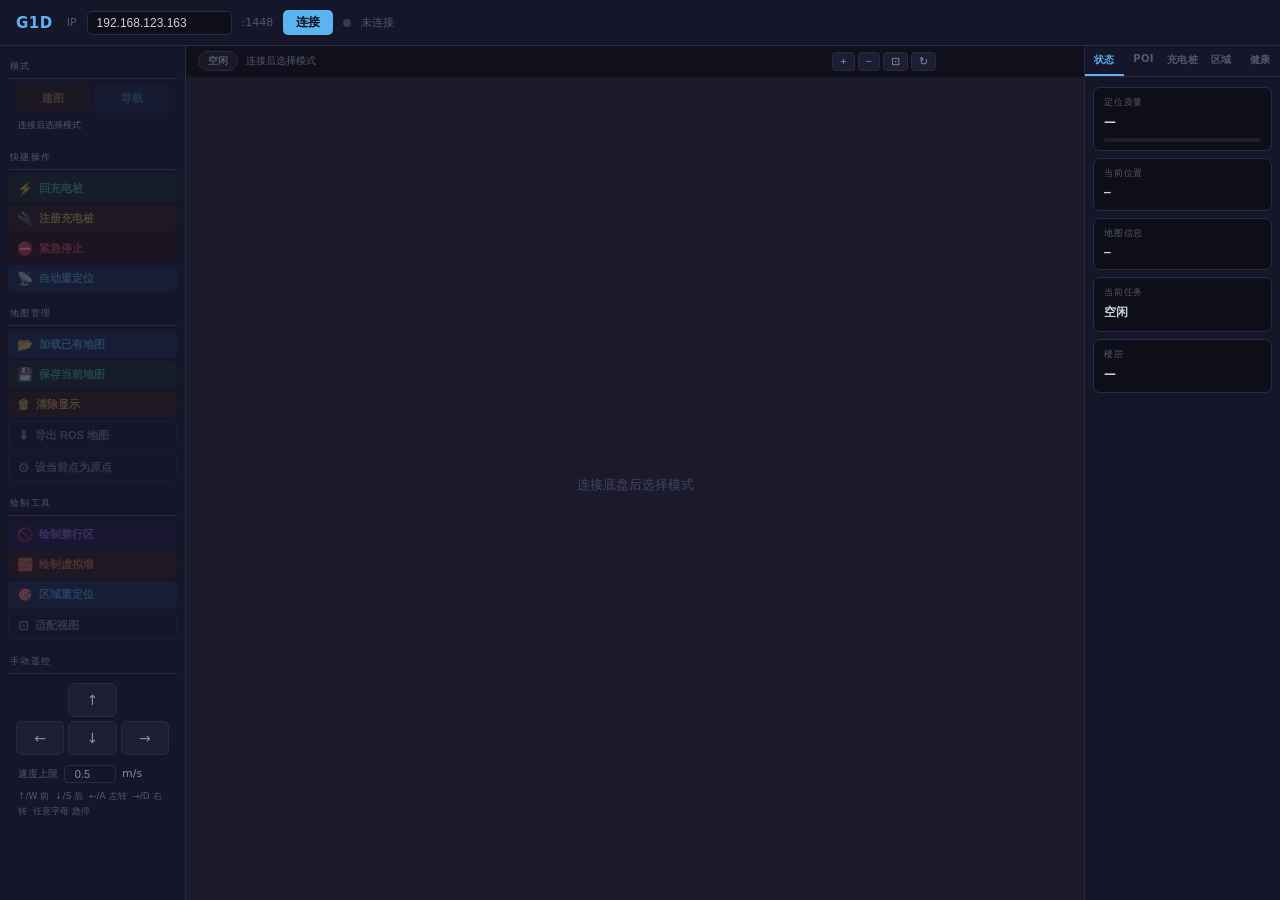
<file: .orig_backup_20260929/index.html>
<!DOCTYPE html>
<html lang="zh">
<head>
<meta charset="UTF-8">
<title>G1D 底盘控制台</title>
<style>
*{margin:0;padding:0;box-sizing:border-box;}
:root{
  --bg:#0e0e18;--bg2:#16162a;--bg3:#1e1e32;--bg4:#252540;
  --border:#2a2a44;--border2:#3a3a58;
  --txt:#ccd0da;--txt2:#888aaa;--txt3:#555770;
  --blue:#5ab4f0;--blue2:#3a8fd0;--green:#3ec89a;
  --yellow:#e8b84b;--red:#e05555;--purple:#a07af0;
  --orange:#e07840;
}
body{font-family:'Segoe UI',system-ui,sans-serif;background:var(--bg);color:var(--txt);
  height:100vh;display:flex;flex-direction:column;overflow:hidden;user-select:none;}

/* ═══════════════ TOPBAR ═══════════════ */
.topbar{
  background:var(--bg2);border-bottom:1px solid var(--border);
  padding:0 16px;height:46px;display:flex;align-items:center;gap:10px;flex-shrink:0;
}
.logo{font-size:15px;font-weight:800;color:var(--blue);letter-spacing:.5px;margin-right:4px;}
.ip-input{
  background:var(--bg);border:1px solid var(--border);color:var(--txt);
  padding:4px 9px;border-radius:5px;font-size:12px;width:145px;outline:none;
  transition:border .2s;
}
.ip-input:focus{border-color:var(--blue);}
.port-tag{font-size:11px;color:var(--txt3);}
.conn-btn{
  background:var(--blue);color:#0e0e18;border:none;border-radius:5px;
  padding:4px 13px;font-size:12px;font-weight:700;cursor:pointer;transition:background .15s;
}
.conn-btn:hover{background:#78c8ff;}
.conn-btn:disabled{opacity:.5;cursor:not-allowed;}
.conn-btn.conn-disconnect{background:var(--red);}
.conn-btn.conn-disconnect:hover{background:#ff6666;}

.sdot{width:8px;height:8px;border-radius:50%;background:var(--border2);transition:background .3s;flex-shrink:0;}
.sdot.ok{background:var(--green);}
.sdot.err{background:var(--red);}
.sdot.stale{background:var(--yellow);}
.stext{font-size:11px;color:var(--txt3);}

.batt-wrap{margin-left:auto;display:flex;align-items:center;gap:6px;}
.batt-icon{font-size:16px;}
.batt-pct{font-size:12px;font-weight:700;}
.batt-charging{color:var(--yellow);}
.batt-ok{color:var(--green);}
.batt-low{color:var(--red);}
.on-dock-tag{
  font-size:10px;padding:2px 7px;border-radius:10px;font-weight:600;
  background:#1e3a2a;color:var(--green);border:1px solid #2a5a3a;
}
.last-upd{font-size:10px;color:var(--txt3);}

/* ═══════════════ MAIN ═══════════════ */
.main{display:flex;flex:1;overflow:hidden;}

/* ═══════════════ SIDEBAR ═══════════════ */
.sidebar{
  width:186px;background:var(--bg2);border-right:1px solid var(--border);
  display:flex;flex-direction:column;flex-shrink:0;overflow-y:auto;
  scrollbar-width:thin;scrollbar-color:var(--border) transparent;
}
.sb-section{padding:8px 8px 4px;}
.sb-title{
  font-size:9px;text-transform:uppercase;letter-spacing:1.3px;
  color:var(--txt3);padding:0 2px 5px;border-bottom:1px solid var(--border);
  margin-bottom:5px;
}
.btn{
  width:100%;padding:6px 9px;border:none;border-radius:5px;cursor:pointer;
  font-size:11px;font-weight:600;text-align:left;transition:all .12s;outline:none;
  display:flex;align-items:center;gap:6px;margin-bottom:3px;position:relative;
}
.btn:disabled{opacity:.28;cursor:not-allowed;}
.btn .ico{font-size:13px;flex-shrink:0;}

.b-blue  {background:#1a3050;color:var(--blue);}
.b-blue:hover:not(:disabled){background:#204060;}
.b-green {background:#163028;color:var(--green);}
.b-green:hover:not(:disabled){background:#1e4030;}
.b-yellow{background:#302010;color:var(--yellow);}
.b-yellow:hover:not(:disabled){background:#403018;}
.b-red   {background:#301010;color:var(--red);}
.b-red:hover:not(:disabled){background:#401818;}
.b-purple{background:#201840;color:var(--purple);}
.b-purple:hover:not(:disabled){background:#28205a;}
.b-orange{background:#302010;color:var(--orange);}
.b-orange:hover:not(:disabled){background:#403018;}
.b-ghost {background:transparent;color:var(--txt2);border:1px solid var(--border);}
.b-ghost:hover:not(:disabled){background:var(--bg3);}

/* active draw tool */
.btn.tool-active{box-shadow:inset 0 0 0 1.5px currentColor;}

/* button loading spinner */
@keyframes spin{to{transform:rotate(360deg);}}
.btn-loading{opacity:.6 !important;pointer-events:none;}
.btn-loading .ico{display:inline-block;animation:spin .6s linear infinite;}

/* mode buttons */
.mode-row{display:flex;gap:5px;padding:0 8px 6px;}
.mbtn{
  flex:1;padding:7px 4px;border:none;border-radius:5px;
  font-size:11px;font-weight:700;cursor:pointer;transition:all .15s;
  outline:none;opacity:.35;
}
.mbtn:disabled{cursor:not-allowed;opacity:.2;}
.mbtn.active{opacity:1;}
.mb-map {background:#302010;color:var(--yellow);}
.mb-map:hover:not(:disabled){background:#40301a;}
.mb-nav {background:#1a3050;color:var(--blue);}
.mb-nav:hover:not(:disabled){background:#204060;}

/* mode hint strip */
.mode-hint-strip{
  font-size:9px;color:var(--txt3);padding:0 10px 6px;line-height:1.5;
}

/* teleop */
.teleop{display:grid;grid-template-columns:repeat(3,1fr);gap:4px;padding:4px 8px 8px;}
.tk{
  background:var(--bg3);border:1px solid var(--border);color:var(--txt2);
  padding:8px;border-radius:6px;cursor:pointer;text-align:center;
  font-size:14px;transition:all .1s;touch-action:none;
}
.tk:active,.tk.on{background:var(--bg4);border-color:var(--blue);color:var(--blue);}
.tk.ghost{visibility:hidden;}
.kb-hint{font-size:9px;color:var(--txt3);padding:0 10px 8px;line-height:1.7;}
.speed-row{display:flex;align-items:center;gap:6px;padding:2px 10px 6px;font-size:11px;color:var(--txt2);}
.speed-row input{width:52px;background:var(--bg2);border:1px solid var(--border);border-radius:4px;color:var(--txt1);padding:2px 5px;font-size:11px;text-align:center;}
.speed-row label{color:var(--txt3);font-size:10px;min-width:28px;}

/* ═══════════════ MAP AREA ═══════════════ */
.map-area{flex:1;display:flex;flex-direction:column;overflow:hidden;position:relative;}

.map-toolbar{
  background:#13132088;backdrop-filter:blur(4px);padding:5px 12px;
  display:flex;align-items:center;gap:8px;font-size:11px;
  border-bottom:1px solid #2a2a4422;flex-shrink:0;
}
.badge{padding:2px 9px;border-radius:10px;font-size:10px;font-weight:700;}
.badge-map {background:#30201088;color:var(--yellow);border:1px solid #60401044;}
.badge-nav {background:#1a305088;color:var(--blue);  border:1px solid #3060a044;}
.badge-idle{background:#20203088;color:var(--txt3);  border:1px solid var(--border);}

.map-hint{font-size:10px;color:var(--txt3);}
.zoom-btns{margin-left:auto;display:flex;gap:3px;}
.zoom-btn{
  background:var(--bg3);border:1px solid var(--border);color:var(--txt2);
  padding:2px 7px;border-radius:4px;cursor:pointer;font-size:11px;
  transition:background .1s;
}
.zoom-btn:hover{background:var(--bg4);}
.coord-display{font-size:10px;color:var(--txt3);min-width:128px;text-align:right;}

.canvas-wrap{flex:1;overflow:hidden;background:#a0a0a0;position:relative;cursor:crosshair;}
#mapCanvas{display:block;width:100%;height:100%;image-rendering:pixelated;image-rendering:crisp-edges;}

/* disconnected overlay */
.disconn-overlay{
  position:absolute;inset:0;background:#0e0e18cc;
  display:none;align-items:center;justify-content:center;flex-direction:column;gap:10px;
  pointer-events:none;z-index:10;
}
.disconn-overlay.show{display:flex;}
.disconn-icon{font-size:36px;}
.disconn-text{font-size:14px;color:var(--txt2);}
.disconn-sub{font-size:11px;color:var(--txt3);}

/* scale bar */
.scale-bar{
  position:absolute;bottom:12px;left:50%;transform:translateX(-50%);
  display:flex;flex-direction:column;align-items:center;gap:2px;pointer-events:none;
}
.scale-line{height:3px;background:var(--txt2);border-radius:2px;}
.scale-label{font-size:9px;color:var(--txt2);}

/* draw tool info bar */
.draw-info{
  position:absolute;top:36px;left:50%;transform:translateX(-50%);
  background:var(--bg2)dd;border:1px solid var(--border);
  padding:5px 14px;border-radius:20px;font-size:11px;color:var(--yellow);
  pointer-events:none;display:none;z-index:5;
}
.draw-info.show{display:block;}
.draw-info.reloc-mode{color:var(--blue);}

/* ═══════════════ RIGHT PANEL ═══════════════ */
.rpanel{
  width:196px;background:var(--bg2);border-left:1px solid var(--border);
  display:flex;flex-direction:column;flex-shrink:0;overflow:hidden;
}
.rtabs{display:flex;border-bottom:1px solid var(--border);flex-shrink:0;}
.rtab{
  flex:1;padding:7px 4px;text-align:center;font-size:10px;font-weight:700;
  color:var(--txt3);cursor:pointer;transition:all .15s;border-bottom:2px solid transparent;
  letter-spacing:.3px;
}
.rtab.active{color:var(--blue);border-bottom-color:var(--blue);}

.rpane{display:none;flex:1;overflow-y:auto;padding:10px 8px;
  scrollbar-width:thin;scrollbar-color:var(--border) transparent;}
.rpane.active{display:block;}

/* stat cards */
.card{
  background:var(--bg);border:1px solid var(--border);border-radius:7px;
  padding:8px 10px;margin-bottom:7px;
}
.card-label{font-size:9px;color:var(--txt3);text-transform:uppercase;letter-spacing:.8px;margin-bottom:4px;}
.card-val{font-size:12px;font-weight:600;white-space:pre-line;line-height:1.6;}
.card-val.mono{font-family:monospace;font-size:11px;}

.qbar{height:4px;background:var(--bg3);border-radius:2px;overflow:hidden;margin-top:6px;}
.qfill{height:100%;border-radius:2px;transition:width .5s,background .5s;}

.action-tag{
  font-size:9px;padding:2px 7px;border-radius:10px;font-weight:600;margin-top:4px;display:inline-block;
  background:#1a3050;color:var(--blue);border:1px solid #2a4070;
}

/* POI / dock list */
.err-item{background:var(--bg2);border:1px solid #4a2020;border-radius:6px;padding:8px;margin-bottom:6px;}
.err-code{font-size:10px;color:var(--txt3);font-family:monospace;margin-bottom:3px;}
.err-msg{font-size:12px;color:var(--red);margin-bottom:6px;line-height:1.4;}
.err-level{display:inline-block;font-size:9px;padding:1px 6px;border-radius:3px;margin-bottom:4px;}
.err-level.warn{background:#3a2a00;color:var(--yellow);}
.err-level.error{background:#3a1010;color:var(--red);}
.err-level.fatal{background:#5a0000;color:#ff6060;}
.health-ok{text-align:center;padding:20px;color:var(--green);font-size:13px;}
.poi-item{
  background:var(--bg);border:1px solid var(--border);border-radius:6px;
  padding:6px 8px;margin-bottom:5px;
}
.poi-name{font-size:11px;font-weight:600;color:var(--txt);margin-bottom:4px;
  overflow:hidden;text-overflow:ellipsis;white-space:nowrap;}
.poi-coords{font-size:9px;color:var(--txt3);font-family:monospace;}
.poi-btns{display:flex;gap:3px;margin-top:5px;}
.poi-btn{
  flex:1;padding:3px 0;border:none;border-radius:4px;cursor:pointer;
  font-size:10px;font-weight:600;transition:background .1s;
}
.poi-btn.nav{background:#1a3050;color:var(--blue);}
.poi-btn.nav:hover{background:#204060;}
.poi-btn.del{background:#301010;color:var(--red);}
.poi-btn.del:hover{background:#401818;}

.add-poi-row{display:flex;gap:4px;margin-bottom:8px;}
.poi-name-input{
  flex:1;background:var(--bg);border:1px solid var(--border);color:var(--txt);
  padding:4px 7px;border-radius:4px;font-size:11px;outline:none;
}
.poi-name-input:focus{border-color:var(--blue);}
.poi-add-btn{
  background:#1a3050;color:var(--blue);border:none;border-radius:4px;
  padding:4px 8px;font-size:11px;font-weight:700;cursor:pointer;
}
.poi-add-btn:hover{background:#204060;}
.poi-add-btn:disabled{opacity:.3;cursor:not-allowed;}

.empty-hint{font-size:11px;color:var(--txt3);text-align:center;padding:16px 0;}

/* area / wall list */
.area-item{
  background:var(--bg);border:1px solid var(--border);border-radius:6px;
  padding:6px 8px;margin-bottom:5px;display:flex;align-items:center;gap:6px;
}
.area-label{font-size:10px;color:var(--txt);flex:1;font-family:monospace;}
.area-del{
  background:var(--bg3);border:1px solid var(--border);color:var(--txt3);
  padding:2px 6px;border-radius:4px;cursor:pointer;font-size:10px;
}
.area-del:hover{background:#301010;color:var(--red);}

.clear-row{display:flex;justify-content:flex-end;margin-bottom:6px;}
.clear-btn{
  font-size:10px;color:var(--red);background:transparent;border:1px solid #301010;
  padding:3px 8px;border-radius:4px;cursor:pointer;
}
.clear-btn:hover{background:#301010;}

/* ═══════════════ TOAST ═══════════════ */
.toast{
  position:fixed;bottom:18px;right:18px;
  background:var(--bg2);border:1px solid var(--border);
  color:var(--txt);padding:8px 14px;border-radius:7px;
  font-size:11px;z-index:999;pointer-events:none;
  opacity:0;transform:translateY(6px);transition:all .22s;
  max-width:280px;display:flex;align-items:center;gap:7px;
}
.toast.show{opacity:1;transform:translateY(0);}
.toast.ok {border-color:#2a5a3a;}
.toast.err{border-color:#401818;color:var(--red);}
.toast.warn{border-color:#403018;color:var(--yellow);}
.toast-icon{font-size:13px;flex-shrink:0;}
</style>
</head>
<body>

<!-- ─── TOP BAR ─── -->
<div class="topbar">
  <span class="logo">G1D</span>
  <span style="color:var(--txt3);font-size:11px">IP</span>
  <input class="ip-input" id="ipInput" placeholder="192.168.123.163" value="192.168.123.163">
  <span class="port-tag">:1448</span>
  <button class="conn-btn" id="connBtn" onclick="doConnect()">连接</button>
  <div class="sdot" id="sdot"></div>
  <span class="stext" id="stext">未连接</span>
  <span class="last-upd" id="lastUpd"></span>
  <div class="batt-wrap" id="battWrap" style="display:none">
    <span class="batt-icon" id="battIcon">🔋</span>
    <span class="batt-pct" id="battPct">—</span>
    <span class="on-dock-tag" id="dockTag" style="display:none">充电中</span>
  </div>
</div>

<div class="main">

<!-- ─── LEFT SIDEBAR ─── -->
<div class="sidebar">
  <div style="height:6px"></div>

  <div class="sb-section">
    <div class="sb-title">模式</div>
    <div class="mode-row">
      <button class="mbtn mb-map" id="modeMapBtn" onclick="toggleMapping()" disabled>建图</button>
      <button class="mbtn mb-nav" id="modeNavBtn" onclick="toggleLocalization()"    disabled>导航</button>
    </div>
    <div class="mode-hint-strip" id="modeHintSb">连接后选择模式</div>
  </div>

  <div class="sb-section">
    <div class="sb-title">快捷操作</div>
    <button class="btn b-green"  id="btnHome"    onclick="goHome()"      disabled><span class="ico">⚡</span>回充电桩</button>
    <button class="btn b-yellow" id="btnRegDock" onclick="registerDock()" disabled><span class="ico">🔌</span>注册充电桩</button>
    <button class="btn b-red"    id="btnEstop"   onclick="doStop()"      disabled><span class="ico">⛔</span>紧急停止</button>
    <button class="btn b-blue"   id="btnReloc"   onclick="relocalize()"  disabled><span class="ico">📡</span>自动重定位</button>
  </div>

  <div class="sb-section">
    <div class="sb-title">地图管理</div>
    <button class="btn b-blue"   id="btnLoad"  onclick="loadMap()"     disabled><span class="ico">📂</span>加载已有地图</button>
    <button class="btn b-green"  id="btnSave"  onclick="saveMap()"     disabled><span class="ico">💾</span>保存当前地图</button>
    <button class="btn b-yellow" id="btnClear"  onclick="clearMap()"   disabled><span class="ico">🗑</span>清除显示</button>
    <button class="btn b-ghost"  id="btnExport" onclick="exportMap()"  disabled><span class="ico">⬇</span>导出 ROS 地图</button>
    <button class="btn b-ghost"  id="btnResetOrigin" onclick="resetOrigin()" disabled><span class="ico">⊙</span>设当前点为原点</button>
  </div>

  <div class="sb-section">
    <div class="sb-title">绘制工具</div>
    <button class="btn b-purple" id="toolArea"  onclick="toggleTool('area')"  disabled><span class="ico">🚫</span>绘制禁行区</button>
    <button class="btn b-orange" id="toolWall"  onclick="toggleTool('wall')"  disabled><span class="ico">🧱</span>绘制虚拟墙</button>
    <button class="btn b-blue"   id="toolReloc" onclick="toggleTool('reloc')" disabled><span class="ico">🎯</span>区域重定位</button>
    <button class="btn b-ghost"  id="toolFit"   onclick="fitMap()"            disabled><span class="ico">⊡</span>适配视图</button>
  </div>

  <div class="sb-section">
    <div class="sb-title">手动遥控</div>
    <div class="teleop">
      <div class="tk ghost"></div>
      <div class="tk" id="tk-up"    onmousedown="ts(0)" onmouseup="te()" ontouchstart="ts(0);event.preventDefault()" ontouchend="te()">↑</div>
      <div class="tk ghost"></div>
      <div class="tk" id="tk-left"  onmousedown="ts(3)" onmouseup="te()" ontouchstart="ts(3);event.preventDefault()" ontouchend="te()">←</div>
      <div class="tk" id="tk-down"  onmousedown="ts(1)" onmouseup="te()" ontouchstart="ts(1);event.preventDefault()" ontouchend="te()">↓</div>
      <div class="tk" id="tk-right" onmousedown="ts(2)" onmouseup="te()" ontouchstart="ts(2);event.preventDefault()" ontouchend="te()">→</div>
    </div>
    <div class="speed-row">
      <label>速度上限</label>
      <input type="number" id="speedLinear" value="0.5" min="0.1" max="2" step="0.1" onchange="applySpeed()">
      <span>m/s</span>
    </div>
    <div class="kb-hint">↑/W 前 &nbsp;↓/S 后 &nbsp;←/A 左转 &nbsp;→/D 右转 &nbsp;任意字母 急停</div>
  </div>
</div>

<!-- ─── MAP AREA ─── -->
<div class="map-area">
  <div class="map-toolbar">
    <span class="badge badge-idle" id="modeBadge">空闲</span>
    <span class="map-hint" id="modeHint">连接后选择模式</span>
    <div class="zoom-btns">
      <button class="zoom-btn" onclick="zoomStep(1.25)" title="放大">+</button>
      <button class="zoom-btn" onclick="zoomStep(0.8)"  title="缩小">−</button>
      <button class="zoom-btn" onclick="fitMap()"       title="适配">⊡</button>
      <button class="zoom-btn" id="btnRotate" onclick="rotateMap()" title="旋转90°">↻</button>
    </div>
    <span class="coord-display" id="coordDisplay"></span>
  </div>

  <div class="canvas-wrap" id="canvasWrap">
    <canvas id="mapCanvas"></canvas>

    <div class="disconn-overlay" id="disconnOverlay">
      <div class="disconn-icon">📡</div>
      <div class="disconn-text">连接已中断</div>
      <div class="disconn-sub" id="disconnSub">地图数据保留自最后一次更新</div>
    </div>

    <div class="draw-info" id="drawInfo"></div>

    <div class="scale-bar" id="scaleBar" style="display:none">
      <div class="scale-line" id="scaleLine"></div>
      <div class="scale-label" id="scaleLabel"></div>
    </div>
  </div>
</div>

<!-- ─── RIGHT PANEL ─── -->
<div class="rpanel">
  <div class="rtabs">
    <div class="rtab active" onclick="switchTab('status')" id="tab-status">状态</div>
    <div class="rtab"        onclick="switchTab('poi')"    id="tab-poi">POI</div>
    <div class="rtab"        onclick="switchTab('dock')"   id="tab-dock">充电桩</div>
    <div class="rtab"        onclick="switchTab('area')"   id="tab-area">区域</div>
    <div class="rtab"        onclick="switchTab('health')" id="tab-health">健康</div>
  </div>

  <!-- 状态面板 -->
  <div class="rpane active" id="pane-status">
    <div class="card">
      <div class="card-label">定位质量</div>
      <div class="card-val" id="rQuality">—</div>
      <div class="qbar"><div class="qfill" id="qfill"></div></div>
    </div>
    <div class="card">
      <div class="card-label">当前位置</div>
      <div class="card-val mono" id="rPose">—</div>
    </div>
    <div class="card">
      <div class="card-label">地图信息</div>
      <div class="card-val mono" id="rMapInfo">—</div>
    </div>
    <div class="card">
      <div class="card-label">当前任务</div>
      <div class="card-val" id="rAction">空闲</div>
    </div>
    <div class="card">
      <div class="card-label">楼层</div>
      <div class="card-val" id="rFloor">—</div>
    </div>
  </div>

  <!-- 健康面板 -->
  <div class="rpane" id="pane-health">
    <button class="btn b-ghost" onclick="fetchHealth()" style="width:100%;margin-bottom:8px">刷新</button>
    <div id="healthList"><div class="empty-hint">点击刷新查看错误</div></div>
  </div>

  <!-- POI 面板 -->
  <div class="rpane" id="pane-poi">
    <div class="add-poi-row">
      <input class="poi-name-input" id="poiNameInput" placeholder="POI 名称" value="POI">
      <button class="poi-add-btn" id="btnAddPoi" onclick="addPoiAtCurrent()" disabled>+当前位置</button>
    </div>
    <button class="btn b-ghost" id="toolPoi" onclick="toggleTool('poi')" disabled style="margin-bottom:8px">
      <span class="ico">📌</span>点击地图放置 POI
    </button>
    <div id="poiList"><div class="empty-hint">暂无 POI</div></div>
  </div>

  <!-- 充电桩面板 -->
  <div class="rpane" id="pane-dock">
    <div style="font-size:10px;color:var(--txt3);margin-bottom:8px;line-height:1.6">
      注册前先将底盘<b style="color:var(--yellow)">开到充电桩上</b>，再点注册，精度最高。<br>
      也可在地图上点击手动指定位置。
    </div>
    <div style="display:flex;gap:4px;margin-bottom:8px">
      <input class="poi-name-input" id="dockNameInput" placeholder="充电桩名称" value="主充电桩">
      <button class="poi-add-btn" id="btnRegDock2" onclick="registerDock()" disabled>注册当前</button>
    </div>
    <button class="btn b-ghost" id="toolDock" onclick="toggleTool('dock')" disabled style="margin-bottom:8px">
      <span class="ico">📍</span>点击地图放置充电桩
    </button>
    <div class="clear-row">
      <button class="clear-btn" onclick="clearDocks()">清空全部</button>
    </div>
    <div id="dockList"><div class="empty-hint">暂无充电桩</div></div>
  </div>

  <!-- 区域面板 -->
  <div class="rpane" id="pane-area">
    <div style="margin-bottom:6px">
      <div class="card-label" style="padding:0 2px 4px">禁行区</div>
      <div class="clear-row">
        <button class="clear-btn" onclick="clearAreas()">清空全部</button>
      </div>
      <div id="areaList"><div class="empty-hint">暂无禁行区</div></div>
    </div>
    <div>
      <div class="card-label" style="padding:4px 2px">虚拟墙</div>
      <div class="clear-row">
        <button class="clear-btn" onclick="clearWalls()">清空全部</button>
      </div>
      <div id="wallList"><div class="empty-hint">暂无虚拟墙</div></div>
    </div>
  </div>
</div>

</div><!-- .main -->
<div class="toast" id="toast"><span class="toast-icon" id="toastIcon"></span><span id="toastMsg"></span></div>

<script>
// ═══════════════════════════════════════════════════════════════
// STATE
// ═══════════════════════════════════════════════════════════════
let connected = false;
// 建图 / 定位 实际状态（两者可同时开，按底盘真实状态亮灭）
let modeState = {mapping:false, localization:false};
let drawTool  = null;     // null | 'area' | 'wall' | 'reloc' | 'dock'
let drawStep  = 0;
let drawP1    = null;
let mapRotDeg = 0;        // map view rotation: 0 | 90 | 180 | 270

let mapData    = null;
let lastMapHash = '';
let pois  = [], areas = [], walls = [], docks = [];
let pathPts   = [];
let navTarget = null;

// camera
let cam     = {ox:0, oy:0, scale:1};
let fitDone = false;

// timing
let lastMapOk    = 0;
let mapImg       = null;
let teleopTimer  = null;
let mapTimer     = null;
let statusTimer  = null;
let annoTimer    = null;
let pathTimer    = null;
let mapFetchCtrl = null;

// middle-button pan
let midDragging = false;
let midLast     = {x:0, y:0};
// left-button state (nav heading drag or draw click)
let leftDown    = false;
let leftDownPos = null;  // canvas coords where pressed
let leftCurPos  = null;  // canvas coords current
let leftDidMove = false;
let mouseCanvas = {x:0, y:0};

// ═══════════════════════════════════════════════════════════════
// UTILITIES
// ═══════════════════════════════════════════════════════════════
async function post(url, body) {
  const r = await fetch(url, {
    method:'POST',
    headers:{'Content-Type':'application/json'},
    body: body ? JSON.stringify(body) : undefined,
  });
  try { return await r.json(); } catch { return {}; }
}

async function put(url, body) {
  const r = await fetch(url, {
    method:'PUT',
    headers:{'Content-Type':'application/json'},
    body: body ? JSON.stringify(body) : undefined,
  });
  try { return await r.json(); } catch { return {}; }
}

function esc(s) {
  return String(s).replace(/&/g,'&amp;').replace(/</g,'&lt;').replace(/>/g,'&gt;');
}

let toastTimer = null;
function toast(msg, type='') {
  const icons = {ok:'✓', err:'✗', warn:'⚠'};
  document.getElementById('toastIcon').textContent = icons[type] || '';
  document.getElementById('toastMsg').textContent  = msg;
  const el = document.getElementById('toast');
  el.className = 'toast show' + (type ? ' '+type : '');
  if (toastTimer) clearTimeout(toastTimer);
  toastTimer = setTimeout(() => el.classList.remove('show'), 3000);
}

function setBtnDisabled(id, disabled) {
  const el = document.getElementById(id);
  if (el) el.disabled = disabled;
}

function isEnabled(val) {
  if (val == null) return false;
  if (typeof val === 'boolean') return val;
  if (typeof val === 'object')  return val.enable === true || val.enabled === true;
  return false;
}

// ═══════════════════════════════════════════════════════════════
// CONNECT
// ═══════════════════════════════════════════════════════════════
async function doConnect() {
  const btn = document.getElementById('connBtn');
  if (connected) {
    // Disconnect
    connected = false;
    modeState = {mapping:false, localization:false};
    clearInterval(mapTimer); clearInterval(statusTimer);
    clearInterval(annoTimer); clearInterval(pathTimer);
    setConnState('', '未连接');
    btn.textContent = '连接';
    btn.classList.remove('conn-disconnect');
    syncModeButtons();
    updateButtonStates();
    toast('已断开连接');
    return;
  }
  const ip = document.getElementById('ipInput').value.trim();
  if (!ip) return;
  btn.disabled = true; btn.textContent = '连接中…';
  setConnState('', '连接中…');
  try {
    const r = await post('/api/connect', {ip});
    if (r.ok) {
      connected   = true;
      lastMapHash = '';
      fitDone     = false;
      setConnState('ok', '已连接 ' + ip);
      btn.textContent = '断开';
      btn.classList.add('conn-disconnect');
      updateButtonStates();
      startPolling();
      toast('连接成功', 'ok');
    } else {
      setConnState('err', '连接失败');
      toast(r.error || '无法连接到底盘', 'err');
      btn.textContent = '连接';
    }
  } catch(e) {
    setConnState('err', '连接失败');
    toast(String(e), 'err');
    btn.textContent = '连接';
  }
  btn.disabled = false;
}

function setConnState(s, msg) {
  document.getElementById('sdot').className =
    'sdot' + (s==='ok'?'  ok':s==='err'?' err':s==='stale'?' stale':'');
  document.getElementById('stext').textContent = msg;
}

// ═══════════════════════════════════════════════════════════════
// BUTTON STATE (mode-aware)
// ═══════════════════════════════════════════════════════════════
function updateButtonStates() {
  const E = connected;
  [
    'modeMapBtn','modeNavBtn','btnEstop','btnHome','btnRegDock','btnRegDock2',
    'btnReloc','toolFit','btnLoad','btnSave','btnClear','btnExport','btnResetOrigin',
    'toolArea','toolWall','toolDock','toolReloc','toolPoi','btnAddPoi',
  ].forEach(id => setBtnDisabled(id, !E));
}

// ═══════════════════════════════════════════════════════════════
// POLLING
// ═══════════════════════════════════════════════════════════════
function startPolling() {
  clearInterval(mapTimer);
  clearInterval(statusTimer);
  clearInterval(annoTimer);
  fetchMap();
  fetchStatus();
  fetchAnnotations();
  mapTimer    = setInterval(fetchMap,    1200);
  statusTimer = setInterval(fetchStatus, 3000);
  annoTimer   = setInterval(fetchAnnotations, 6000);
}

async function fetchMap() {
  if (!connected) return;
  // Cancel any in-flight map request
  if (mapFetchCtrl) mapFetchCtrl.abort();
  mapFetchCtrl = new AbortController();
  try {
    const r = await fetch('/api/map?h=' + lastMapHash, {signal: mapFetchCtrl.signal});
    if (!r.ok) { markStale(); return; }
    const d = await r.json();
    if (d.error) { markStale(); return; }
    if (d.empty) {
      lastMapOk = Date.now(); updateConnHealth();
      applyModeState(d);   // 空地图也要反映建图/定位真实状态
      return;
    }

    lastMapOk = Date.now();
    updateConnHealth();

    if (d.unchanged) {
      // Map grid unchanged — only update dynamic fields
      if (mapData) {
        mapData.pose         = d.pose;
        mapData.quality      = d.quality;
        mapData.mapping      = d.mapping;
        mapData.localization = d.localization;
      }
    } else {
      // New map image
      lastMapHash = d.hash || '';
      mapData = d;
      loadMapImage(d.img);
      fetchPath();
    }
    applyModeState(d);
    updateMapPanel(mapData || d);
    redraw();
  } catch(e) {
    if (e.name !== 'AbortError') markStale();
  }
}

async function fetchStatus() {
  if (!connected) return;
  try {
    const d = await (await fetch('/api/status')).json();
    updateStatusPanel(d);
  } catch(e) {}
}

async function fetchAnnotations() {
  if (!connected) return;
  try {
    const d = await (await fetch('/api/annotations')).json();
    pois  = Array.isArray(d.pois)  ? d.pois  : [];
    areas = Array.isArray(d.areas) ? d.areas : [];
    walls = Array.isArray(d.walls) ? d.walls : [];
    docks = Array.isArray(d.docks) ? d.docks : [];
    renderPoiList();
    renderAreaList();
    renderDockList();
    redraw();
  } catch(e) {}
}

async function fetchPath() {
  if (!navTarget) return;
  try {
    const d = await (await fetch('/api/path')).json();
    pathPts = Array.isArray(d) ? d : [];
    redraw();
  } catch(e) {}
}

function markStale() {
  if (!lastMapOk) return;
  const ago = Math.round((Date.now() - lastMapOk) / 1000);
  if (ago > 20) {
    setConnState('err', '已断开');
    document.getElementById('disconnOverlay').classList.add('show');
    document.getElementById('disconnSub').textContent = `最后更新 ${ago}s 前，地图已保留`;
  } else if (ago > 6) {
    setConnState('stale', '数据过期');
    document.getElementById('disconnOverlay').classList.add('show');
    document.getElementById('disconnSub').textContent = `最后更新 ${ago}s 前，地图已保留`;
  }
}

function updateConnHealth() {
  const ago = (Date.now() - lastMapOk) / 1000;
  if (ago < 5) {
    setConnState('ok', '已连接');
    document.getElementById('disconnOverlay').classList.remove('show');
  }
  document.getElementById('lastUpd').textContent = `${Math.round(ago)}s 前`;
}

// ═══════════════════════════════════════════════════════════════
// MAP IMAGE & CAMERA
// ═══════════════════════════════════════════════════════════════
function loadMapImage(b64) {
  const img = new Image();
  img.onload = () => {
    const needFit = !fitDone && mapData;
    mapImg = img;
    if (needFit) { fitMap(); fitDone = true; }
    else redraw();
  };
  img.src = 'data:image/png;base64,' + b64;
}

function fitMap() {
  if (!mapImg || !mapData) return;
  const wrap = document.getElementById('canvasWrap');
  const W = wrap.clientWidth, H = wrap.clientHeight;
  const sx = W / mapData.cols, sy = H / mapData.rows;
  cam.scale = Math.min(sx, sy) * 0.90;
  cam.ox = (W - mapData.cols * cam.scale) / 2;
  cam.oy = (H - mapData.rows * cam.scale) / 2;
  redraw();
}

function rotateMap() {
  mapRotDeg = (mapRotDeg + 90) % 360;
  document.getElementById('btnRotate').textContent = mapRotDeg ? `↻${mapRotDeg}°` : '↻';
  redraw();
}

function zoomStep(factor) {
  const wrap = document.getElementById('canvasWrap');
  zoomAt(wrap.clientWidth/2, wrap.clientHeight/2, factor);
}

function zoomAt(cx, cy, factor) {
  cam.ox = cx - (cx - cam.ox) * factor;
  cam.oy = cy - (cy - cam.oy) * factor;
  cam.scale *= factor;
  redraw();
}

// ═══════════════════════════════════════════════════════════════
// REDRAW
// ═══════════════════════════════════════════════════════════════
function redraw() {
  const canvas = document.getElementById('mapCanvas');
  const wrap   = document.getElementById('canvasWrap');
  if (canvas.width !== wrap.clientWidth || canvas.height !== wrap.clientHeight) {
    canvas.width  = wrap.clientWidth;
    canvas.height = wrap.clientHeight;
  }
  const ctx = canvas.getContext('2d');
  ctx.clearRect(0, 0, canvas.width, canvas.height);

  if (!mapImg || !mapData) {
    ctx.fillStyle = '#1a1a2a';
    ctx.fillRect(0, 0, canvas.width, canvas.height);
    ctx.fillStyle = '#444466';
    ctx.font = '13px system-ui';
    ctx.textAlign = 'center';
    ctx.fillText(connected ? '未开启任何模式' : '连接底盘后选择模式', canvas.width/2, canvas.height/2);
    return;
  }

  // 深色背景 + 径向渐变晕染
  const vignette = ctx.createRadialGradient(
    canvas.width/2, canvas.height/2, Math.min(canvas.width, canvas.height) * 0.25,
    canvas.width/2, canvas.height/2, Math.max(canvas.width, canvas.height) * 0.75
  );
  vignette.addColorStop(0, '#2a2a2a');
  vignette.addColorStop(1, '#0a0a0a');
  ctx.fillStyle = vignette;
  ctx.fillRect(0, 0, canvas.width, canvas.height);

  ctx.save();
  if (mapRotDeg) {
    ctx.translate(canvas.width / 2, canvas.height / 2);
    ctx.rotate(mapRotDeg * Math.PI / 180);
    ctx.translate(-canvas.width / 2, -canvas.height / 2);
  }
  ctx.translate(cam.ox, cam.oy);
  ctx.scale(cam.scale, cam.scale);

  // Map image (white=free, black=obstacle, gray=unknown)
  ctx.imageSmoothingEnabled = false;
  ctx.drawImage(mapImg, 0, 0, mapData.cols, mapData.rows);

  // Forbidden areas
  for (const a of areas) drawForbiddenArea(ctx, a);

  // Virtual walls
  for (const w of walls) drawVirtualWall(ctx, w);

  // Planned path
  if (pathPts.length > 1) {
    ctx.beginPath();
    pathPts.forEach((p,i) => {
      const g = worldToGrid(p.x, p.y);
      i===0 ? ctx.moveTo(g.x, g.y) : ctx.lineTo(g.x, g.y);
    });
    ctx.strokeStyle = '#5ab4f080';
    ctx.lineWidth   = 3 / cam.scale;
    ctx.setLineDash([6/cam.scale, 4/cam.scale]);
    ctx.stroke();
    ctx.setLineDash([]);
  }

  // Charging docks
  for (const d of docks) drawDock(ctx, d);

  // POI markers
  for (const p of pois) drawPoi(ctx, p);

  // Nav target
  if (navTarget) drawTarget(ctx, navTarget);

  // Robot
  if (mapData.pose) drawRobot(ctx, mapData.pose);

  // Drag preview: nav heading (no tool) or POI direction drag
  if (leftDown && (!drawTool || drawTool === 'poi')) drawNavDragPreview(ctx);

  // Draw tool preview
  if (drawStep === 1 && drawP1) drawPreview(ctx);

  ctx.restore();
  updateScaleBar(canvas);
}

// ── Coordinate helpers ──
function worldToGrid(wx, wy) {
  const gc  = (wx - mapData.x0) / mapData.res;
  const grO = (wy - mapData.y0) / mapData.res;
  return { x: gc, y: mapData.rows - 1 - grO };
}
function gridToCanvas(gx, gy) {
  return { x: cam.ox + gx * cam.scale, y: cam.oy + gy * cam.scale };
}
function canvasToGrid(cx, cy) {
  if (mapRotDeg) {
    const canvas = document.getElementById('mapCanvas');
    const hw = canvas.width / 2, hh = canvas.height / 2;
    const rad = -mapRotDeg * Math.PI / 180;
    const dx = cx - hw, dy = cy - hh;
    cx = dx * Math.cos(rad) - dy * Math.sin(rad) + hw;
    cy = dx * Math.sin(rad) + dy * Math.cos(rad) + hh;
  }
  return { x: (cx - cam.ox) / cam.scale, y: (cy - cam.oy) / cam.scale };
}
function canvasToWorld(cx, cy) {
  const g = canvasToGrid(cx, cy);
  const grO = mapData.rows - 1 - g.y;
  return { x: mapData.x0 + g.x * mapData.res, y: mapData.y0 + grO * mapData.res };
}

// ── Draw primitives ──
function drawRobot(ctx, pose) {
  const g  = worldToGrid(pose.x, pose.y);
  const res = mapData.res;
  const hw = 0.557 / 2 / res;   // 半宽（左右）
  const hd = 0.525 / 2 / res;   // 半深（前后）
  const cr = Math.max(2, Math.min(hw, hd) * 0.18);  // 圆角半径

  ctx.save();
  ctx.translate(g.x, g.y);
  ctx.rotate(-(pose.yaw || 0));

  // 机身
  ctx.shadowColor = '#5ab4f088';
  ctx.shadowBlur  = 10 / cam.scale;
  ctx.beginPath();
  ctx.roundRect(-hd, -hw, hd * 2, hw * 2, cr);
  ctx.fillStyle = '#1a3a5a';
  ctx.fill();
  ctx.strokeStyle = '#5ab4f0';
  ctx.lineWidth   = 1.5 / cam.scale;
  ctx.stroke();
  ctx.shadowBlur = 0;

  // 正面高亮条
  ctx.beginPath();
  ctx.roundRect(hd - cr * 1.2, -hw + cr, cr * 1.2, (hw - cr) * 2, [0, cr, cr, 0]);
  ctx.fillStyle = '#5ab4f0';
  ctx.fill();

  // 中心点
  ctx.beginPath();
  ctx.arc(0, 0, Math.max(1.5, 2.5 / cam.scale), 0, Math.PI * 2);
  ctx.fillStyle = '#fff';
  ctx.fill();

  ctx.restore();
}

function drawPoi(ctx, poi) {
  if (!poi.pose) return;
  const g = worldToGrid(poi.pose.x, poi.pose.y);
  const r = Math.max(4, 0.15 / mapData.res);
  const name = (poi.metadata && poi.metadata.display_name) || poi.id.slice(0,6);
  ctx.beginPath();
  ctx.arc(g.x, g.y, r, 0, Math.PI*2);
  ctx.fillStyle   = '#a07af0cc';
  ctx.fill();
  ctx.strokeStyle = '#fff';
  ctx.lineWidth   = 1.5 / cam.scale;
  ctx.stroke();
  // Draw heading arrow if yaw is stored
  if (poi.pose.yaw != null) {
    const yaw = poi.pose.yaw;
    const ax = Math.cos(yaw), ay = -Math.sin(yaw); // canvas Y flip
    const al = r * 2.2;
    const hw = 3 / cam.scale, px = -ay, py = ax;
    ctx.save(); ctx.translate(g.x, g.y);
    ctx.beginPath(); ctx.moveTo(0, 0); ctx.lineTo(ax*al, ay*al);
    ctx.strokeStyle = '#e8b84b'; ctx.lineWidth = 2/cam.scale; ctx.stroke();
    ctx.beginPath();
    ctx.moveTo(ax*al, ay*al);
    ctx.lineTo(ax*al - ax*hw + px*hw*.6, ay*al - ay*hw + py*hw*.6);
    ctx.lineTo(ax*al - ax*hw - px*hw*.6, ay*al - ay*hw - py*hw*.6);
    ctx.closePath(); ctx.fillStyle = '#e8b84b'; ctx.fill();
    ctx.restore();
  }
  ctx.fillStyle = '#222';
  ctx.font      = `bold ${Math.max(8, 10/cam.scale)}px system-ui`;
  ctx.textAlign = 'center';
  ctx.fillText(name, g.x, g.y - r - 3/cam.scale);
}

function drawTarget(ctx, t) {
  const g = worldToGrid(t.x, t.y);
  const r = Math.max(5, 0.2 / mapData.res);
  ctx.beginPath();
  ctx.arc(g.x, g.y, r, 0, Math.PI*2);
  ctx.fillStyle   = '#a07af044';
  ctx.fill();
  ctx.strokeStyle = '#a07af0';
  ctx.lineWidth   = 2 / cam.scale;
  ctx.stroke();
  const cr = r * 1.8;
  ctx.beginPath();
  ctx.moveTo(g.x-cr, g.y); ctx.lineTo(g.x+cr, g.y);
  ctx.moveTo(g.x, g.y-cr); ctx.lineTo(g.x, g.y+cr);
  ctx.strokeStyle = '#a07af0';
  ctx.lineWidth   = 1.5 / cam.scale;
  ctx.stroke();
  // Heading arrow when yaw is specified
  if (t.yaw != null) {
    const al = r * 3;
    const ax = Math.cos(t.yaw), ay = -Math.sin(t.yaw); // -sin: canvas Y flipped
    const hw = 5 / cam.scale, px = -ay, py = ax;
    ctx.save();
    ctx.translate(g.x, g.y);
    ctx.beginPath(); ctx.moveTo(0,0); ctx.lineTo(ax*al, ay*al);
    ctx.strokeStyle = '#e8b84b'; ctx.lineWidth = 2.5/cam.scale; ctx.stroke();
    ctx.beginPath();
    ctx.moveTo(ax*al, ay*al);
    ctx.lineTo(ax*al - ax*hw + px*hw*.6, ay*al - ay*hw + py*hw*.6);
    ctx.lineTo(ax*al - ax*hw - px*hw*.6, ay*al - ay*hw - py*hw*.6);
    ctx.closePath(); ctx.fillStyle = '#e8b84b'; ctx.fill();
    ctx.restore();
  }
}

function drawNavDragPreview(ctx) {
  if (!leftDown || !leftDownPos || !mapData) return;
  const wS = canvasToWorld(leftDownPos.x, leftDownPos.y);
  const g1 = worldToGrid(wS.x, wS.y);
  const r  = Math.max(5, 0.2 / mapData.res);
  ctx.beginPath(); ctx.arc(g1.x, g1.y, r, 0, Math.PI*2);
  ctx.strokeStyle = '#a07af0cc'; ctx.lineWidth = 2/cam.scale; ctx.stroke();
  if (leftDidMove && leftCurPos) {
    const wC = canvasToWorld(leftCurPos.x, leftCurPos.y);
    const dx = wC.x-wS.x, dy = wC.y-wS.y;
    const dist = Math.sqrt(dx*dx+dy*dy);
    if (dist > 0.05) {
      const yaw = Math.atan2(dy,dx);
      const ax  = Math.cos(yaw), ay = -Math.sin(yaw);
      const al  = Math.min(dist/mapData.res*.7, r*6);
      const hw  = 5/cam.scale, px = -ay, py = ax;
      ctx.save(); ctx.translate(g1.x, g1.y);
      ctx.beginPath(); ctx.moveTo(0,0); ctx.lineTo(ax*al,ay*al);
      ctx.strokeStyle='#e8b84bcc'; ctx.lineWidth=2.5/cam.scale; ctx.stroke();
      ctx.beginPath();
      ctx.moveTo(ax*al,ay*al);
      ctx.lineTo(ax*al-ax*hw+px*hw*.6, ay*al-ay*hw+py*hw*.6);
      ctx.lineTo(ax*al-ax*hw-px*hw*.6, ay*al-ay*hw-py*hw*.6);
      ctx.closePath(); ctx.fillStyle='#e8b84bcc'; ctx.fill();
      ctx.restore();
    }
  }
}

function drawForbiddenArea(ctx, area) {
  const {start, end, half_width:hw} = area.area;
  if (!start || !end) return;
  const dx = end.x-start.x, dy = end.y-start.y;
  const len = Math.sqrt(dx*dx+dy*dy);
  if (len < 0.001 && hw < 0.001) return;
  const nx = len>0 ? -dy/len : 1, ny = len>0 ? dx/len : 0;
  const corners = [
    worldToGrid(start.x + nx*hw, start.y + ny*hw),
    worldToGrid(start.x - nx*hw, start.y - ny*hw),
    worldToGrid(end.x   - nx*hw, end.y   - ny*hw),
    worldToGrid(end.x   + nx*hw, end.y   + ny*hw),
  ];
  ctx.beginPath();
  corners.forEach((c,i) => i===0 ? ctx.moveTo(c.x,c.y) : ctx.lineTo(c.x,c.y));
  ctx.closePath();
  ctx.fillStyle   = 'rgba(220,50,50,0.18)';
  ctx.fill();
  ctx.strokeStyle = 'rgba(220,50,50,0.75)';
  ctx.lineWidth   = 1.5 / cam.scale;
  ctx.setLineDash([4/cam.scale, 3/cam.scale]);
  ctx.stroke();
  ctx.setLineDash([]);
}

function drawDock(ctx, dock) {
  if (!dock.pose) return;
  const g   = worldToGrid(dock.pose.x, dock.pose.y);
  const r   = Math.max(5, 0.2 / mapData.res);
  const name = (dock.metadata && dock.metadata.display_name) || '充电桩';
  const yaw = dock.pose.yaw || 0;
  ctx.save();
  ctx.translate(g.x, g.y);
  ctx.rotate(-yaw);
  ctx.beginPath();
  ctx.arc(0, 0, r, 0, Math.PI*2);
  ctx.fillStyle   = '#1e4030';
  ctx.fill();
  ctx.strokeStyle = '#3ec89a';
  ctx.lineWidth   = 2 / cam.scale;
  ctx.stroke();
  ctx.beginPath();
  ctx.moveTo(0, 0); ctx.lineTo(r*2, 0);
  ctx.strokeStyle = '#3ec89a';
  ctx.lineWidth   = 2 / cam.scale;
  ctx.stroke();
  ctx.restore();
  ctx.fillStyle = '#222';
  ctx.font      = `bold ${Math.max(8, 10/cam.scale)}px system-ui`;
  ctx.textAlign = 'center';
  ctx.fillText('⚡'+name, g.x, g.y - r - 3/cam.scale);
}

function drawVirtualWall(ctx, wall) {
  const start = wall.start;
  const end   = wall.end;
  if (!start || !end) return;
  const s = worldToGrid(start.x, start.y);
  const e = worldToGrid(end.x,   end.y);
  ctx.beginPath();
  ctx.moveTo(s.x, s.y); ctx.lineTo(e.x, e.y);
  ctx.strokeStyle = 'rgba(255,80,0,0.95)';
  ctx.lineWidth   = 3 / cam.scale;
  ctx.stroke();
  [s,e].forEach(p => {
    ctx.beginPath();
    ctx.arc(p.x, p.y, 4/cam.scale, 0, Math.PI*2);
    ctx.fillStyle = 'rgba(255,80,0,0.95)';
    ctx.fill();
  });
}

function drawPreview(ctx) {
  const wp = canvasToWorld(mouseCanvas.x, mouseCanvas.y);
  if (drawTool === 'area') {
    const g1 = worldToGrid(drawP1.x, drawP1.y);
    const g2 = worldToGrid(wp.x, wp.y);
    ctx.beginPath();
    ctx.rect(Math.min(g1.x,g2.x), Math.min(g1.y,g2.y),
             Math.abs(g2.x-g1.x), Math.abs(g2.y-g1.y));
    ctx.fillStyle   = 'rgba(220,50,50,0.12)';
    ctx.fill();
    ctx.strokeStyle = 'rgba(220,50,50,0.8)';
    ctx.lineWidth   = 1.5 / cam.scale;
    ctx.setLineDash([4/cam.scale, 3/cam.scale]);
    ctx.stroke();
    ctx.setLineDash([]);
  } else if (drawTool === 'wall') {
    const g1 = worldToGrid(drawP1.x, drawP1.y);
    const g2 = worldToGrid(wp.x, wp.y);
    ctx.beginPath();
    ctx.moveTo(g1.x, g1.y); ctx.lineTo(g2.x, g2.y);
    ctx.strokeStyle = 'rgba(224,120,50,0.85)';
    ctx.lineWidth   = 2.5 / cam.scale;
    ctx.stroke();
  } else if (drawTool === 'reloc') {
    const g1 = worldToGrid(drawP1.x, drawP1.y);
    const g2 = worldToGrid(wp.x, wp.y);
    ctx.beginPath();
    ctx.rect(Math.min(g1.x,g2.x), Math.min(g1.y,g2.y),
             Math.abs(g2.x-g1.x), Math.abs(g2.y-g1.y));
    ctx.fillStyle   = 'rgba(90,180,240,0.12)';
    ctx.fill();
    ctx.strokeStyle = 'rgba(90,180,240,0.85)';
    ctx.lineWidth   = 1.5 / cam.scale;
    ctx.setLineDash([5/cam.scale, 3/cam.scale]);
    ctx.stroke();
    ctx.setLineDash([]);
  }
}

// ═══════════════════════════════════════════════════════════════
// SCALE BAR
// ═══════════════════════════════════════════════════════════════
function updateScaleBar(canvas) {
  if (!mapData) return;
  const bar   = document.getElementById('scaleBar');
  const line  = document.getElementById('scaleLine');
  const label = document.getElementById('scaleLabel');
  bar.style.display = 'flex';
  const metersPerPx = mapData.res / cam.scale;
  const rawMeters   = 100 * metersPerPx;
  const nice = [0.1,0.2,0.5,1,2,5,10,20,50,100].find(v => v >= rawMeters) || 100;
  const px   = nice / metersPerPx;
  line.style.width  = Math.round(px) + 'px';
  label.textContent = nice >= 1 ? nice + ' m' : (nice*100).toFixed(0) + ' cm';
}

// ═══════════════════════════════════════════════════════════════
// CANVAS EVENTS  (middle=pan, left=draw/nav+heading)
// ═══════════════════════════════════════════════════════════════
const canvas = document.getElementById('mapCanvas');

canvas.addEventListener('contextmenu', e => e.preventDefault());

canvas.addEventListener('wheel', e => {
  e.preventDefault();
  zoomAt(e.offsetX, e.offsetY, e.deltaY < 0 ? 1.15 : 1/1.15);
}, {passive:false});

canvas.addEventListener('mousedown', e => {
  e.preventDefault();
  if (e.button === 1) {                       // middle → pan
    midDragging = true;
    midLast     = {x: e.offsetX, y: e.offsetY};
    canvas.style.cursor = 'grabbing';
  } else if (e.button === 0) {               // left → draw or nav
    leftDown    = true;
    leftDidMove = false;
    leftDownPos = {x: e.offsetX, y: e.offsetY};
    leftCurPos  = {x: e.offsetX, y: e.offsetY};
    if ((!drawTool || drawTool === 'poi') && mapData) redraw();
  }
});

canvas.addEventListener('mousemove', e => {
  mouseCanvas = {x: e.offsetX, y: e.offsetY};

  if (midDragging) {
    let dx = e.offsetX - midLast.x;
    let dy = e.offsetY - midLast.y;
    if (mapRotDeg) {
      const rad = -mapRotDeg * Math.PI / 180;
      const rdx = dx * Math.cos(rad) - dy * Math.sin(rad);
      const rdy = dx * Math.sin(rad) + dy * Math.cos(rad);
      dx = rdx; dy = rdy;
    }
    cam.ox += dx; cam.oy += dy;
    midLast = {x: e.offsetX, y: e.offsetY};
    redraw();
  }

  if (leftDown) {
    leftCurPos = {x: e.offsetX, y: e.offsetY};
    const dx = leftCurPos.x - leftDownPos.x, dy = leftCurPos.y - leftDownPos.y;
    if (Math.abs(dx)+Math.abs(dy) > 5) leftDidMove = true;
    if (leftDidMove && (!drawTool || drawTool === 'poi')) redraw();
  } else if (drawStep === 1) {
    redraw(); // update draw preview
  }

  if (mapData) {
    const w = canvasToWorld(e.offsetX, e.offsetY);
    document.getElementById('coordDisplay').textContent = `x:${w.x.toFixed(2)} y:${w.y.toFixed(2)}`;
  }
});

canvas.addEventListener('mouseup', e => {
  e.preventDefault();
  if (e.button === 1) {
    midDragging = false;
    canvas.style.cursor = (canNav() && !drawTool) ? 'crosshair' : 'default';
    return;
  }
  if (e.button !== 0 || !leftDown) return;
  leftDown = false;
  if (!mapData) { leftDownPos = leftCurPos = null; leftDidMove = false; return; }

  if (drawTool === 'poi') {
    const world = canvasToWorld(leftDownPos.x, leftDownPos.y);
    if (leftDidMove) {
      const wCur = canvasToWorld(e.offsetX, e.offsetY);
      const dx = wCur.x - world.x, dy = wCur.y - world.y;
      const yaw = Math.sqrt(dx*dx+dy*dy) > 0.05 ? Math.atan2(dy, dx) : null;
      commitPoiPlace(world, yaw);
    } else {
      commitPoiPlace(world, null);
    }
  } else if (drawTool) {
    // Register at the press position regardless of mouse drift
    handleDrawClick(leftDownPos.x, leftDownPos.y);
  } else if (connected && mapData && !canNav()) {
    toast('请先开启「导航」定位再点击地图', 'warn');
  } else if (connected && mapData) {
    const world = canvasToWorld(leftDownPos.x, leftDownPos.y);
    if (leftDidMove) {
      const wCur = canvasToWorld(e.offsetX, e.offsetY);
      const dx = wCur.x - world.x, dy = wCur.y - world.y;
      if (Math.sqrt(dx*dx+dy*dy) > 0.05) {
        navigateTo(world.x, world.y, Math.atan2(dy, dx));
      } else {
        navigateTo(world.x, world.y);
      }
    } else {
      navigateTo(world.x, world.y);
    }
  }
  leftDownPos = leftCurPos = null; leftDidMove = false;
  redraw();
});

canvas.addEventListener('mouseleave', () => {
  midDragging = false;
  if (leftDown) { leftDown = false; leftDownPos = leftCurPos = null; leftDidMove = false; redraw(); }
});

function handleDrawClick(cx, cy) {
  if (!mapData) return;
  const world = canvasToWorld(cx, cy);
  if (drawTool === 'dock') { commitDockPlace(world); return; }
  if (drawTool === 'poi')  { commitPoiPlace(world);  return; }
  if (drawStep === 0) {
    drawP1 = world; drawStep = 1; updateDrawInfo();
  } else {
    commitDraw(drawP1, world);
    drawStep = 0; drawP1 = null; updateDrawInfo();
  }
}

// ═══════════════════════════════════════════════════════════════
// DRAW TOOLS
// ═══════════════════════════════════════════════════════════════
function toggleTool(tool) {
  const ALL = ['toolArea','toolWall','toolReloc','toolDock','toolPoi'];
  if (drawTool === tool) {
    drawTool = null; drawStep = 0; drawP1 = null;
    ALL.forEach(id => document.getElementById(id)?.classList.remove('tool-active'));
    document.getElementById('drawInfo').classList.remove('show');
    canvas.style.cursor = canNav() ? 'crosshair' : 'default';
  } else {
    drawTool = tool; drawStep = 0; drawP1 = null;
    ALL.forEach(id => {
      document.getElementById(id)?.classList.toggle('tool-active', id === 'tool'+cap(tool));
    });
    canvas.style.cursor = 'cell';
    updateDrawInfo();
  }
}

function cap(s) { return s.charAt(0).toUpperCase() + s.slice(1); }

function updateDrawInfo() {
  const el = document.getElementById('drawInfo');
  if (!drawTool) { el.classList.remove('show'); return; }
  el.classList.add('show');
  el.className = 'draw-info show' + (drawTool === 'reloc' ? ' reloc-mode' : '');
  const msgs = {
    area:  ['点击第一个角点', '点击对角点完成禁行区'],
    wall:  ['点击墙的起点', '点击墙的终点'],
    reloc: ['框选重定位搜索区域（点第一个角）', '点对角完成——将在此区域内重定位'],
    dock:  ['点击地图放置充电桩（手动，精度低于注册）', ''],
    poi:   ['点击放置 POI；按住拖动松开 = 设定到达朝向', ''],
  };
  el.textContent = (msgs[drawTool] || ['',''])[drawStep];
}

async function commitDraw(p1, p2) {
  if (drawTool === 'area') {
    const r = await post('/api/areas', {x1:p1.x, y1:p1.y, x2:p2.x, y2:p2.y});
    toast(r?.error ? '禁行区添加失败: '+r.error : '禁行区已添加', r?.error ? 'err' : 'ok');
    fetchAnnotations();
  } else if (drawTool === 'wall') {
    const r = await post('/api/walls', {x1:p1.x, y1:p1.y, x2:p2.x, y2:p2.y});
    toast(r?.error ? '虚拟墙添加失败: '+r.error : '虚拟墙已添加', r?.error ? 'err' : 'ok');
    fetchAnnotations();
  } else if (drawTool === 'reloc') {
    commitReloc(p1, p2);
  }
}

async function commitPoiPlace(p, yaw = null) {
  const name = document.getElementById('poiNameInput')?.value.trim() || String(nextPoiNum());
  const body = {id: name, name, x: p.x, y: p.y};
  if (yaw !== null) body.yaw = yaw;
  const r = await post('/api/pois', body);
  toast(r?.error ? 'POI 添加失败' : `POI「${name}」已放置`, r?.error ? 'err' : 'ok');
  fetchAnnotations();
}

async function commitReloc(p1, p2) {
  const btn = document.getElementById('toolReloc');
  if (btn) btn.classList.add('btn-loading');
  try {
    await post('/api/relocalize', {x1:p1.x, y1:p1.y, x2:p2.x, y2:p2.y});
    toast(`区域重定位已启动`, 'ok');
  } catch(e) {
    toast('重定位失败', 'err');
  } finally {
    if (btn) btn.classList.remove('btn-loading');
  }
  toggleTool('reloc');
}

async function commitDockPlace(p) {
  const name = document.getElementById('dockNameInput')?.value.trim() || '充电桩';
  if (!mapData?.pose) toast('当前朝向未知，yaw 设为 0', 'warn');
  const yaw = mapData?.pose?.yaw || 0;
  await post('/api/docks', {x:p.x, y:p.y, yaw, name});
  toast(`充电桩「${name}」已放置`, 'ok');
  fetchAnnotations();
  toggleTool('dock');
}

// ═══════════════════════════════════════════════════════════════
// MODE — 建图 / 定位 独立开关，按底盘真实状态亮灭
// ═══════════════════════════════════════════════════════════════
function canNav() {
  return connected && (modeState.localization || modeState.mapping);
}

// 从 /api/map 任意响应里同步真实模式状态
function applyModeState(d) {
  if (d && 'mapping' in d)      modeState.mapping      = isEnabled(d.mapping);
  if (d && 'localization' in d) modeState.localization = isEnabled(d.localization);
  syncModeButtons();
}

async function toggleMapping() {
  const btn = document.getElementById('modeMapBtn');
  const target = !modeState.mapping;
  btn.classList.add('btn-loading');
  try {
    await put('/api/mapping/enable', {enable: target});
    modeState.mapping = target;          // 乐观更新，下次轮询会校正
    syncModeButtons();
    toast(target ? '建图已开启 — 遥控探索' : '建图已关闭', 'ok');
    fetchMap();
  } catch(e) {
    toast('建图切换失败', 'err');
  } finally {
    btn.classList.remove('btn-loading');
  }
}

async function toggleLocalization() {
  const btn = document.getElementById('modeNavBtn');
  const target = !modeState.localization;
  btn.classList.add('btn-loading');
  try {
    await put('/api/localization/enable', {enable: target});
    modeState.localization = target;
    syncModeButtons();
    toast(target ? '导航定位已开启 — 点击地图发目标' : '导航定位已关闭', 'ok');
    fetchMap();
  } catch(e) {
    toast('定位切换失败', 'err');
  } finally {
    btn.classList.remove('btn-loading');
  }
}

function syncModeButtons() {
  const badge = document.getElementById('modeBadge');
  const hint  = document.getElementById('modeHint');
  const hintSb = document.getElementById('modeHintSb');
  const mMap  = document.getElementById('modeMapBtn');
  const mNav  = document.getElementById('modeNavBtn');

  const mapOn = connected && modeState.mapping;
  const locOn = connected && modeState.localization;
  mMap.classList.toggle('active', mapOn);
  mNav.classList.toggle('active', locOn);

  if (!connected) {
    badge.textContent = '未连接'; badge.className = 'badge badge-idle';
    hint.textContent  = '连接底盘后开启建图或导航';
    hintSb.textContent = '连接后开启模式';
    canvas.style.cursor = 'default';
    return;
  }

  let label, cls;
  if (mapOn && locOn)  { label = '建图 + 定位'; cls = 'badge-map'; }
  else if (mapOn)      { label = '建图中';      cls = 'badge-map'; }
  else if (locOn)      { label = '导航';        cls = 'badge-nav'; }
  else                 { label = '未开启模式';  cls = 'badge-idle'; }
  badge.textContent = label; badge.className = 'badge ' + cls;

  if (!drawTool) {
    hint.textContent = locOn ? '点击地图导航  |  拖动设定到达朝向'
                     : mapOn ? '遥控建图探索'
                     : '开启导航后可点击地图发送目标';
  }
  hintSb.textContent = (mapOn || locOn)
    ? '建图 / 导航可独立开关，二者可同时开'
    : '点「建图」或「导航」开启，二者可同时开';

  canvas.style.cursor = (canNav() && !drawTool) ? 'crosshair' : 'default';
}

// ═══════════════════════════════════════════════════════════════
// MAP ACTIONS
// ═══════════════════════════════════════════════════════════════
async function exportMap() {
  if (!mapData) { toast('无地图数据', 'warn'); return; }
  const btn = document.getElementById('btnExport');
  btn.classList.add('btn-loading');
  toast('正在导出地图...', 'ok');
  try {
    const r = await fetch('/api/map/export', { method: 'POST' });
    const d = await r.json();
    if (d.ok) {
      const stcm = d.stcm ? '' : '（stcm 获取失败，仅 ROS 文件）';
      toast(`已导出 ${d.name} → map/ 文件夹 ${stcm}`, 'ok');
    } else {
      toast('导出失败：' + (d.error || '未知'), 'err');
    }
  } catch(e) {
    toast('导出失败', 'err');
  } finally {
    btn.classList.remove('btn-loading');
  }
}

async function saveMap() {
  const btn = document.getElementById('btnSave');
  btn.classList.add('btn-loading');
  try {
    await post('/api/mapping/save');
    toast('地图已保存', 'ok');
  } catch(e) { toast('保存失败', 'err'); }
  finally { btn.classList.remove('btn-loading'); }
}

async function loadMap(silent = false) {
  const btn = document.getElementById('btnLoad');
  btn.classList.add('btn-loading');
  try {
    await post('/api/map/load');
    lastMapHash = '';
    if (!silent) toast('地图加载中…', 'ok');
  } catch(e) { toast('加载失败', 'err'); }
  finally { btn.classList.remove('btn-loading'); }
}

async function goHome() {
  const btn = document.getElementById('btnHome');
  btn.classList.add('btn-loading');
  try {
    await post('/api/home');
    navTarget = null;
    toast('正在返回充电桩', 'ok');
  } catch(e) { toast('回桩指令失败', 'err'); }
  finally { btn.classList.remove('btn-loading'); }
}

async function relocalize() {
  const btn = document.getElementById('btnReloc');
  btn.classList.add('btn-loading');
  try {
    await post('/api/relocalize', {});
    toast('全图自动重定位已启动', 'ok');
  } catch(e) { toast('重定位失败', 'err'); }
  finally { btn.classList.remove('btn-loading'); }
}

async function clearMap() {
  if (!confirm('清除前端显示 + 底盘内存地图？\n磁盘上的已保存地图不受影响，可用「加载地图」恢复。')) return;
  await fetch('/api/map/clear', {method: 'DELETE'});
  mapImg = null; mapData = null; fitDone = false; lastMapHash = '';
  pois = []; areas = []; walls = []; docks = [];
  renderPoiList(); renderAreaList(); renderDockList();
  redraw();
  toast('前端 + 内存地图已清除，磁盘地图未变', 'ok');
}

async function resetOrigin() {
  if (!mapData?.pose) { toast('未知当前位置，请先定位', 'err'); return; }
  const {x, y} = mapData.pose;
  if (!confirm(`将机器人当前位置 (${x.toFixed(2)}, ${y.toFixed(2)}) 设为地图原点？\n所有坐标（POI、禁区等）将同步偏移。`)) return;
  const btn = document.getElementById('btnResetOrigin');
  if (btn) btn.classList.add('btn-loading');
  try {
    const r = await post('/api/map/reset-origin', {});
    if (r?.ok) { lastMapHash = ''; toast('地图原点已重置', 'ok'); }
    else toast(r?.error || '重置失败', 'err');
  } finally {
    if (btn) btn.classList.remove('btn-loading');
  }
}

async function doStop() {
  await post('/api/stop');
  navTarget = null; pathPts = [];
  document.getElementById('rAction').textContent = '空闲';
  redraw();
  toast('已停止');
}

// ═══════════════════════════════════════════════════════════════
// NAVIGATE
// ═══════════════════════════════════════════════════════════════
async function navigateTo(x, y, yaw = null) {
  navTarget = {x, y, yaw};
  redraw();
  const r = await post('/api/navigate', {x, y, yaw});
  if (r && r.result_code && r.result_code !== 0) {
    toast(`导航失败: ${r.result_description || r.result_code}`, 'err');
    navTarget = null; redraw();
  } else {
    const label = yaw != null
      ? `导航至 (${x.toFixed(2)}, ${y.toFixed(2)}) 朝向 ${(yaw*180/Math.PI).toFixed(0)}°`
      : `导航至 (${x.toFixed(2)}, ${y.toFixed(2)})`;
    toast(label, 'ok');
  }
}

// ═══════════════════════════════════════════════════════════════
// PANEL UPDATES
// ═══════════════════════════════════════════════════════════════
function updateMapPanel(d) {
  if (!d) return;
  // quality
  const q = typeof d.quality === 'number' ? d.quality : 0;
  document.getElementById('rQuality').textContent = q;
  const fill = document.getElementById('qfill');
  fill.style.width      = q + '%';
  fill.style.background = q>60 ? '#3ec89a' : q>30 ? '#e8b84b' : '#e05555';

  // pose
  if (d.pose) {
    const deg = ((d.pose.yaw||0)*180/Math.PI).toFixed(1);
    document.getElementById('rPose').textContent =
      `x:  ${d.pose.x.toFixed(3)}\ny:  ${d.pose.y.toFixed(3)}\nyaw: ${deg}°`;
  }

  // map info
  if (d.cols && d.rows) {
    document.getElementById('rMapInfo').textContent =
      `${d.cols}×${d.rows} 格\n${(d.cols*d.res).toFixed(1)}×${(d.rows*d.res).toFixed(1)} m\n${d.res.toFixed(3)} m/格`;
  }

}

function updateStatusPanel(d) {
  if (!d) return;
  if (d.power) {
    const pct     = d.power.batteryPercentage || 0;
    const charging = d.power.isCharging;
    const onDock   = d.power.dockingStatus === 'on_dock';
    document.getElementById('battWrap').style.display = 'flex';
    const pctEl  = document.getElementById('battPct');
    const iconEl = document.getElementById('battIcon');
    const dockEl = document.getElementById('dockTag');
    pctEl.textContent = pct + '%';
    pctEl.className   = 'batt-pct ' + (pct>30 ? 'batt-ok' : 'batt-low');
    iconEl.textContent = pct>60 ? '🔋' : pct>20 ? '🪫' : '⚠️';
    dockEl.style.display = onDock ? '' : 'none';
    dockEl.textContent   = charging ? '⚡ 充电中' : '在桩上';
  }

  const act  = d.action;
  const rAct = document.getElementById('rAction');
  if (act && act.action_name) {
    const name  = act.action_name.replace('agent.actions.','').replace('Action','');
    const state = act.state || '';
    rAct.innerHTML = `<span class="action-tag">${name}</span>\n${state}`;
    if (state === 'finished' || state === 'error') { navTarget = null; pathPts = []; redraw(); }
  } else {
    rAct.textContent = '空闲';
  }

  if (d.floor) {
    document.getElementById('rFloor').textContent = d.floor.floor || '—';
  }
}

// ═══════════════════════════════════════════════════════════════
// 充电桩
// ═══════════════════════════════════════════════════════════════
async function registerDock() {
  const name = document.getElementById('dockNameInput')?.value.trim() || '充电桩';
  const btn  = document.getElementById('btnRegDock');
  if (btn) btn.classList.add('btn-loading');
  try {
    const r = await post('/api/docks/register', {name});
    if (r && r.id) {
      toast(`充电桩「${name}」注册成功`, 'ok');
      fetchAnnotations();
      switchTab('dock');
    } else {
      toast('注册失败，请确认底盘在充电桩上', 'err');
    }
  } finally {
    if (btn) btn.classList.remove('btn-loading');
  }
}

function renderDockList() {
  const el = document.getElementById('dockList');
  if (!docks.length) { el.innerHTML = '<div class="empty-hint">暂无充电桩</div>'; return; }
  el.innerHTML = docks.map(d => {
    const name = (d.metadata && d.metadata.display_name) || d.id.slice(0,8);
    const px   = d.pose ? d.pose.x.toFixed(2) : '?';
    const py   = d.pose ? d.pose.y.toFixed(2) : '?';
    const yaw  = d.pose ? (d.pose.yaw*180/Math.PI).toFixed(1) : '?';
    return `<div class="poi-item">
      <div class="poi-name" title="${d.id}">⚡ ${esc(name)}</div>
      <div class="poi-coords">x:${px} y:${py} yaw:${yaw}°</div>
      <div class="poi-btns">
        <button class="poi-btn nav" onclick="goHome()">回桩</button>
        <button class="poi-btn del" onclick="delDock('${d.id}')">删除</button>
      </div>
    </div>`;
  }).join('');
}

async function delDock(id) {
  await fetch('/api/docks/' + id, {method:'DELETE'});
  toast('充电桩已删除');
  fetchAnnotations();
}

async function clearDocks() {
  if (!confirm('清空全部充电桩记录？')) return;
  await fetch('/api/docks/clear', {method:'DELETE'});
  toast('充电桩已清空');
  fetchAnnotations();
}

// ═══════════════════════════════════════════════════════════════
// POI
// ═══════════════════════════════════════════════════════════════
async function addPoiAtCurrent() {
  if (!mapData || !mapData.pose) { toast('当前位置未知', 'err'); return; }
  const name = document.getElementById('poiNameInput').value.trim() || String(nextPoiNum());
  await post('/api/pois', {id: name, name});
  toast(`已标记 POI「${name}」`, 'ok');
  fetchAnnotations();
}

function nextPoiNum() {
  let max = 0;
  pois.forEach(p => {
    const n = parseInt((p.metadata && p.metadata.display_name) || '', 10);
    if (!isNaN(n) && n > max) max = n;
  });
  return max + 1;
}

function syncPoiNameInput() {
  const el = document.getElementById('poiNameInput');
  if (el) el.value = String(nextPoiNum());
}

async function fetchHealth() {
  const el = document.getElementById('healthList');
  el.innerHTML = '<div class="empty-hint">加载中…</div>';
  try {
    const d = await fetch('/api/health').then(r => r.json());
    const errors = d.baseError || [];
    if (!errors.length) {
      el.innerHTML = '<div class="health-ok">✓ 无错误</div>';
      return;
    }
    const levelMap = {0:'ok', 1:'warn', 2:'error', 4:'fatal', 255:'error'};
    const levelText = {0:'正常', 1:'警告', 2:'错误', 4:'致命', 255:'未知'};
    el.innerHTML = errors.map(e => `
      <div class="err-item">
        <span class="err-level ${levelMap[e.level] || 'error'}">${levelText[e.level] || e.level}</span>
        <div class="err-code">错误码: 0x${(e.errorCode >>> 0).toString(16).toUpperCase()} (${e.errorCode})</div>
        <div class="err-msg">${esc(e.message || '—')}</div>
        <button class="poi-btn del" onclick="clearError(${e.errorCode})">清除</button>
      </div>`).join('');
  } catch(e) {
    el.innerHTML = '<div class="empty-hint">获取失败</div>';
  }
}

async function clearError(code) {
  await fetch(`/api/health/${code}`, {method: 'DELETE'});
  toast('错误已清除', 'ok');
  fetchHealth();
}

function renderPoiList() {
  const el = document.getElementById('poiList');
  syncPoiNameInput();
  if (!pois.length) { el.innerHTML = '<div class="empty-hint">暂无 POI</div>'; return; }
  el.innerHTML = pois.map(p => {
    const name = (p.metadata && p.metadata.display_name) || p.id.slice(0,8);
    const px   = p.pose ? p.pose.x.toFixed(2) : '?';
    const py   = p.pose ? p.pose.y.toFixed(2) : '?';
    const yawDeg = (p.pose && p.pose.yaw != null) ? ` yaw:${(p.pose.yaw * 180 / Math.PI).toFixed(0)}°` : '';
    return `<div class="poi-item">
      <div class="poi-name" title="${p.id}">${esc(name)}</div>
      <div class="poi-coords">x:${px} y:${py}${yawDeg}</div>
      <div class="poi-btns">
        <button class="poi-btn nav" onclick="navToPoi('${p.id}')">导航</button>
        <button class="poi-btn del" onclick="delPoi('${p.id}')">删除</button>
      </div>
    </div>`;
  }).join('');
}

async function navToPoi(id) {
  if (!connected) { toast('未连接', 'warn'); return; }
  await fetch('/api/pois/navigate/' + id, {method:'POST'});
  const poi = pois.find(p => p.id===id);
  if (poi && poi.pose) {
    navTarget = {x: poi.pose.x, y: poi.pose.y, yaw: poi.pose.yaw ?? null};
    redraw();
  }
  toast('导航至 POI', 'ok');
}

async function delPoi(id) {
  await fetch('/api/pois/' + id, {method:'DELETE'});
  toast('POI 已删除');
  fetchAnnotations();
}

// ═══════════════════════════════════════════════════════════════
// AREAS / WALLS
// ═══════════════════════════════════════════════════════════════
function renderAreaList() {
  const ae = document.getElementById('areaList');
  const we = document.getElementById('wallList');

  if (!areas.length) {
    ae.innerHTML = '<div class="empty-hint">暂无禁行区</div>';
  } else {
    ae.innerHTML = areas.map(a => {
      const s = a.area?.start, e = a.area?.end;
      const lbl = s ? `(${s.x.toFixed(1)},${s.y.toFixed(1)})→(${e.x.toFixed(1)},${e.y.toFixed(1)})` : `#${a.id}`;
      return `<div class="area-item">
        <span class="area-label">${lbl}</span>
        <button class="area-del" onclick="delArea(${a.id})">✕</button>
      </div>`;
    }).join('');
  }

  if (!walls.length) {
    we.innerHTML = '<div class="empty-hint">暂无虚拟墙</div>';
  } else {
    we.innerHTML = walls.map(w => {
      const s = w.start, e = w.end;
      const lbl = s ? `(${s.x.toFixed(1)},${s.y.toFixed(1)})→(${e.x.toFixed(1)},${e.y.toFixed(1)})` : `#${w.id}`;
      return `<div class="area-item">
        <span class="area-label">${lbl}</span>
        <button class="area-del" onclick="delWall('${w.id}')">✕</button>
      </div>`;
    }).join('');
  }
}

async function delArea(id) {
  await fetch(`/api/areas/${id}`, {method:'DELETE'});
  toast('禁行区已删除'); fetchAnnotations();
}
async function clearAreas() {
  if (!confirm('清空全部禁行区？')) return;
  await fetch('/api/areas/clear', {method:'DELETE'});
  toast('禁行区已清空'); fetchAnnotations();
}
async function delWall(id) {
  await fetch(`/api/walls/${id}`, {method:'DELETE'});
  toast('虚拟墙已删除'); fetchAnnotations();
}
async function clearWalls() {
  if (!confirm('清空全部虚拟墙？')) return;
  await fetch('/api/walls/clear', {method:'DELETE'});
  toast('虚拟墙已清空'); fetchAnnotations();
}

// ═══════════════════════════════════════════════════════════════
// TABS
// ═══════════════════════════════════════════════════════════════
function switchTab(name) {
  document.querySelectorAll('.rtab').forEach(t => t.classList.remove('active'));
  document.querySelectorAll('.rpane').forEach(p => p.classList.remove('active'));
  document.getElementById('tab-'+name).classList.add('active');
  document.getElementById('pane-'+name).classList.add('active');
}

// ═══════════════════════════════════════════════════════════════
// TELEOP
// ═══════════════════════════════════════════════════════════════
const DIR_BTN = {0:'tk-up', 1:'tk-down', 2:'tk-right', 3:'tk-left'};

function ts(dir) {
  if (!connected || teleopTimer) return;
  doMove(dir);
  teleopTimer = setInterval(() => doMove(dir), 500);
  Object.values(DIR_BTN).forEach(id => document.getElementById(id)?.classList.remove('on'));
  document.getElementById(DIR_BTN[dir])?.classList.add('on');
}
function te() {
  if (teleopTimer) { clearInterval(teleopTimer); teleopTimer = null; }
  Object.values(DIR_BTN).forEach(id => document.getElementById(id)?.classList.remove('on'));
}
async function doMove(dir) { await post('/api/move', {direction: dir}); }

async function applySpeed() {
  if (!connected) return;
  const linear = parseFloat(document.getElementById('speedLinear').value);
  await fetch('/api/speed', {
    method: 'PUT',
    headers: {'Content-Type': 'application/json'},
    body: JSON.stringify({linear}),
  });
}

const KEY_MAP = {
  ArrowUp:'up', KeyW:'up', ArrowDown:'down', KeyS:'down',
  ArrowLeft:'left', KeyA:'left', ArrowRight:'right', KeyD:'right'
};
const DIR_MAP = {up:0, down:1, right:2, left:3};
const BTN_MAP = {up:'tk-up', down:'tk-down', left:'tk-left', right:'tk-right'};
let activeKey = null;

document.addEventListener('keydown', e => {
  if (e.target.tagName === 'INPUT') return;
  const k = KEY_MAP[e.code];
  if (k) {
    if (activeKey === k) return;
    e.preventDefault(); activeKey = k;
    ts(DIR_MAP[k]);
    return;
  }
  // 任意英文字母（非遥控键）→ 急停
  if (e.key.length === 1 && /[a-zA-Z]/.test(e.key) && connected) {
    e.preventDefault();
    doStop();
    toast('急停！', 'err');
  }
});
document.addEventListener('keyup', e => {
  const k = KEY_MAP[e.code];
  if (!k) return;
  activeKey = null; te();
});

// ═══════════════════════════════════════════════════════════════
// RESIZE
// ═══════════════════════════════════════════════════════════════
new ResizeObserver(() => {
  if (mapData && !fitDone) fitMap(); else redraw();
}).observe(document.getElementById('canvasWrap'));

// Initial draw
redraw();
</script>
</body>
</html>
</file>
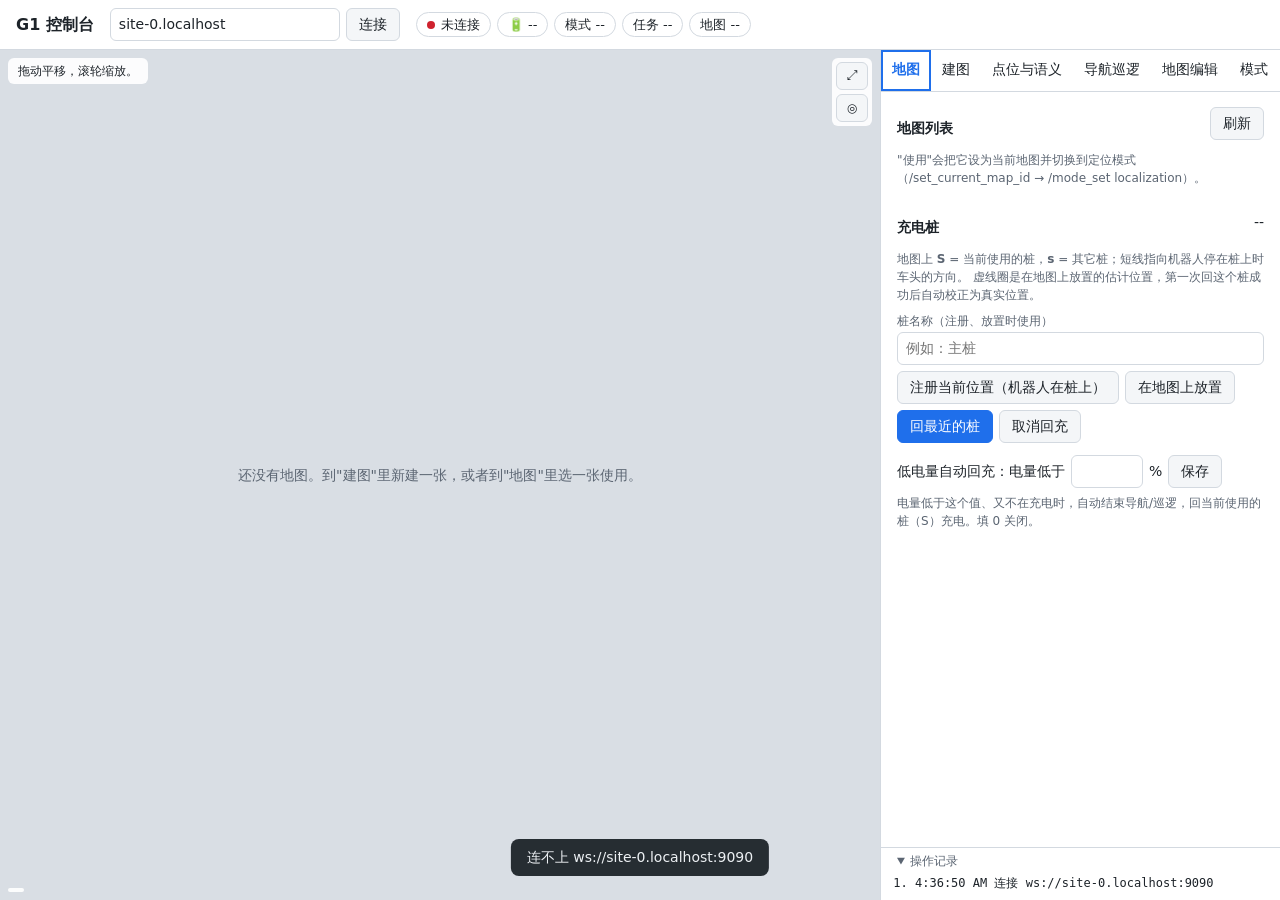
<file: g1_web/www/index.html>
<!doctype html>
<html lang="zh-CN">
<head>
<meta charset="utf-8">
<meta name="viewport" content="width=device-width, initial-scale=1">
<title>G1 控制台</title>
<link rel="stylesheet" href="style.css?v=7">
</head>
<body>
<header id="topbar">
  <strong class="brand">G1 控制台</strong>
  <form id="connForm" class="conn">
    <label for="host" class="sr">机器人地址</label>
    <input id="host" placeholder="机器人 IP，例如 192.168.128.146" autocomplete="off">
    <button id="btnConnect" type="submit">连接</button>
  </form>
  <div class="status">
    <span class="pill" id="stConn"><i class="dot"></i><span>未连接</span></span>
    <span class="pill" title="电量">🔋 <span id="stBattery">--</span></span>
    <span class="pill" title="SLAM 状态 + 控制模式">模式 <span id="stMode">--</span></span>
    <span class="pill" title="/task_status">任务 <span id="stTask">--</span></span>
    <span class="pill" title="当前地图">地图 <span id="stMap">--</span></span>
    <span class="pill going" id="stDock" title="/dock_state = goto_dock_pose" hidden>⚡ 回充中</span>
  </div>
</header>

<main>
  <section id="mapArea">
    <canvas id="map"></canvas>
    <div id="mapHint" class="overlay hint"></div>
    <div id="mapCoord" class="overlay coord"></div>
    <div class="overlay zoom">
      <button id="btnFit" title="适应窗口">⤢</button>
      <button id="btnCenterRobot" title="居中到机器人">◎</button>
    </div>
    <div id="mapEmpty" class="empty">还没有地图。到"建图"里新建一张，或者到"地图"里选一张使用。</div>
  </section>

  <aside id="panel">
    <nav id="tabs" role="tablist">
      <button data-tab="maps" class="active">地图</button>
      <button data-tab="mapping">建图</button>
      <button data-tab="points">点位与语义</button>
      <button data-tab="nav">导航巡逻</button>
      <button data-tab="edit">地图编辑</button>
      <button data-tab="mode">模式</button>
    </nav>

    <!-- 地图管理 -->
    <section class="tab" id="tab-maps">
      <div class="row between"><h2>地图列表</h2><button id="btnMapsRefresh">刷新</button></div>
      <p class="note">"使用"会把它设为当前地图并切换到定位模式（/set_current_map_id → /mode_set localization）。</p>
      <ul id="mapList" class="list"></ul>

      <div class="row between"><h2>充电桩</h2><span class="s" id="dockState" title="/dock_state">--</span></div>
      <p class="note">地图上 <b>S</b> = 当前使用的桩，<b>s</b> = 其它桩；短线指向机器人停在桩上时车头的方向。
        虚线圈是在地图上放置的估计位置，第一次回这个桩成功后自动校正为真实位置。</p>
      <label for="dockName">桩名称（注册、放置时使用）</label>
      <input id="dockName" placeholder="例如：主桩">
      <div class="row wrap">
        <button id="btnDockRegister" title="机器人停在桩上时用（/cmd_dock set_dock_pose）">注册当前位置（机器人在桩上）</button>
        <button id="btnDockPlace">在地图上放置</button>
      </div>
      <div class="row wrap">
        <button id="btnDockGo" class="primary">回最近的桩</button>
        <button id="btnDockCancel">取消回充</button>
      </div>
      <ul id="dockList" class="list"></ul>
      <div class="row">
        <span>低电量自动回充：电量低于</span>
        <label for="lowBattery" class="sr">阈值（%）</label>
        <input id="lowBattery" type="number" min="0" max="99" step="1" class="num">
        <span>%</span>
        <button id="btnLowBatterySave">保存</button>
      </div>
      <p class="note">电量低于这个值、又不在充电时，自动结束导航/巡逻，回当前使用的桩（S）充电。填 0 关闭。</p>
    </section>

    <!-- 建图 -->
    <section class="tab" id="tab-mapping" hidden>
      <h2>建图</h2>
      <p class="note"><b>开始建图</b>：从空白开始建一张新地图（G1D 会清空机器人上的实时地图，清空前自动备份；要点两次确认）。<br>
        <b>继续建图</b>：在当前使用的地图上接着建（/mode_set continue_mapping；G1D 支持，G1 后端暂不支持）。<br>
        建图时地图实时显示在左边（/map_base64）。</p>
      <div class="row wrap">
        <button id="btnMapStart" class="primary">开始建图</button>
        <button id="btnMapContinue">继续建图</button>
        <button id="btnMapCancel">取消建图（不保存）</button>
      </div>
      <label for="mapName">地图名称</label>
      <div class="row">
        <input id="mapName" placeholder="例如：一楼办公室">
        <button id="btnMapSave" class="primary">保存地图</button>
      </div>
      <p id="mappingInfo" class="note"></p>
    </section>

    <!-- 点位与语义 -->
    <section class="tab" id="tab-points" hidden>
      <h2>点位</h2>
      <p class="note">在地图空地上<b>按住鼠标、朝机器人到达后要面对的方向拖一下再松开</b>新建点位；点选圆点可编辑，拖动圆点可移动。</p>
      <div class="row"><button id="btnPointHere">在机器人当前位置新建</button></div>
      <form id="pointForm" hidden>
        <h3 id="pointFormTitle">新点位</h3>
        <label for="pName">名称</label>
        <input id="pName" placeholder="例如：茶水间" required>
        <label for="pDesc">描述（语义搜索用，写成人会怎么说）</label>
        <textarea id="pDesc" rows="2" placeholder="例如：有饮水机和咖啡机，可以接水、喝水、泡茶"></textarea>
        <div class="grid3">
          <div><label for="pX">x（米）</label><input id="pX" type="number" step="any"></div>
          <div><label for="pY">y（米）</label><input id="pY" type="number" step="any"></div>
          <div><label for="pYaw">朝向（度）</label><input id="pYaw" type="number" step="any"></div>
        </div>
        <p id="pWarn" class="warn"></p>
        <div class="row wrap">
          <button id="btnPointSave" type="submit" class="primary">保存</button>
          <button id="btnPointGo" type="button">导航到这里</button>
          <button id="btnPointDelete" type="button" class="danger">删除</button>
          <button id="btnPointCancel" type="button">取消</button>
        </div>
      </form>
      <ul id="pointList" class="list compact"></ul>

      <h2>语义地图</h2>
      <p class="note">说一句话，找到最相关的点位（名称 + 描述）。点位改动后会自动重建。</p>
      <div class="row">
        <input id="semQuery" placeholder="例如：我想喝水">
        <button id="btnSemSearch">搜索</button>
        <button id="btnSemGo" class="primary">去那里</button>
      </div>
      <div id="semResult" class="result"></div>
      <div class="row"><button id="btnSemRebuild" class="subtle">手动重建语义库</button></div>

      <h3>调试记录</h3>
      <p class="note">所有来源（网页、服务调用、ASR 话题）的每一次请求。原文按收到的样子显示，看不见的字符用
        <span class="inv">黄底</span> 标出来：原文就不对是发送方的问题；原文没问题但得分低或匹配错，是点位描述或阈值的问题。</p>
      <div class="row">
        <input id="semAsrText" placeholder="模拟 ASR：往 /semantic_map/text_in 发一句">
        <button id="btnSemAsr">发送</button>
      </div>
      <div class="row">
        <label class="check"><input type="checkbox" id="semDebugIssues"> 只看有问题的</label>
        <button id="btnSemDebugRefresh" class="subtle">刷新</button>
      </div>
      <ul id="semDebug" class="list debug"></ul>
    </section>

    <!-- 导航巡逻 -->
    <section class="tab" id="tab-nav" hidden>
      <h2>任务控制</h2>
      <p class="note">当前任务：<b id="navTask">--</b></p>
      <div class="row">
        <button id="btnPause">暂停</button>
        <button id="btnResume">继续</button>
        <button id="btnCancel" class="danger">取消</button>
      </div>
      <h2>单点导航</h2>
      <div class="row">
        <label for="navPoint" class="sr">目标点位</label>
        <select id="navPoint"></select>
        <button id="btnNavGo" class="primary">导航</button>
      </div>
      <h2>巡逻</h2>
      <p class="note">按勾选顺序依次经过，走完一圈回到第一个点继续（/patrol_path）。</p>
      <ul id="patrolList" class="list compact"></ul>
      <div class="row"><button id="btnPatrolStart" class="primary">开始巡逻</button></div>
      <p class="note">接口文档里的巡逻圈数/时长（patrol_count / patrol_duration）目前后端的 PatrolControl.srv 没有这两个字段，暂不提供。</p>
    </section>

    <!-- 地图编辑 -->
    <section class="tab" id="tab-edit" hidden>
      <h2>禁行线</h2>
      <p class="note">点"画禁行线"后，在地图上依次点起点和终点。</p>
      <div class="row">
        <button id="btnNogoDraw">画禁行线</button>
        <button id="btnNogoSave" class="primary">保存禁行线</button>
      </div>
      <ul id="nogoList" class="list compact"></ul>
      <h2>橡皮擦</h2>
      <p class="note">点"橡皮擦"后在地图上点击或拖动涂抹，然后"应用"写回地图文件（/map_editor）。</p>
      <div class="row">
        <button id="btnEraser">橡皮擦</button>
        <label for="eraserSize" class="sr">大小</label>
        <select id="eraserSize">
          <option value="0.2">0.2 米</option>
          <option value="0.5" selected>0.5 米</option>
          <option value="1.0">1.0 米</option>
        </select>
        <label for="eraserGray" class="sr">涂成</label>
        <select id="eraserGray">
          <option value="0" selected>擦成空地</option>
          <option value="100">画成障碍</option>
        </select>
      </div>
      <div class="row">
        <button id="btnEraserApply" class="primary">应用橡皮擦</button>
        <button id="btnEraserClear">清除涂抹</button>
      </div>
    </section>

    <!-- 模式 -->
    <section class="tab" id="tab-mode" hidden>
      <h2>模式设置（/mode_set）</h2>
      <div class="modes">
        <button data-mode="mapping">新建图<small>mapping</small></button>
        <button data-mode="continue_mapping">继续建图<small>continue_mapping</small></button>
        <button data-mode="localization">定位<small>localization</small></button>
        <button data-mode="patrol">导航/巡逻<small>patrol</small></button>
        <button data-mode="remote_control">遥控<small>remote_control</small></button>
        <button data-mode="idle">空闲<small>idle</small></button>
      </div>
      <h2>重定位</h2>
      <p class="warn">发 /initialpose（接口文档 1.1）。G1D：直接设置底盘位姿，会立即生效；G1：Lightning 定位里的订阅还没实机验证。</p>
      <div class="row">
        <button id="btnRelocate">在地图上拖动设置位姿</button>
        <button id="btnRelocateZero">回到原点</button>
      </div>
    </section>

    <details id="logBox" open>
      <summary>操作记录</summary>
      <ol id="log"></ol>
    </details>
  </aside>
</main>
<div id="toast" role="status" aria-live="polite"></div>

<script src="vendor/roslib.js"></script>
<script src="app.js?v=11"></script>
</body>
</html>
</file>
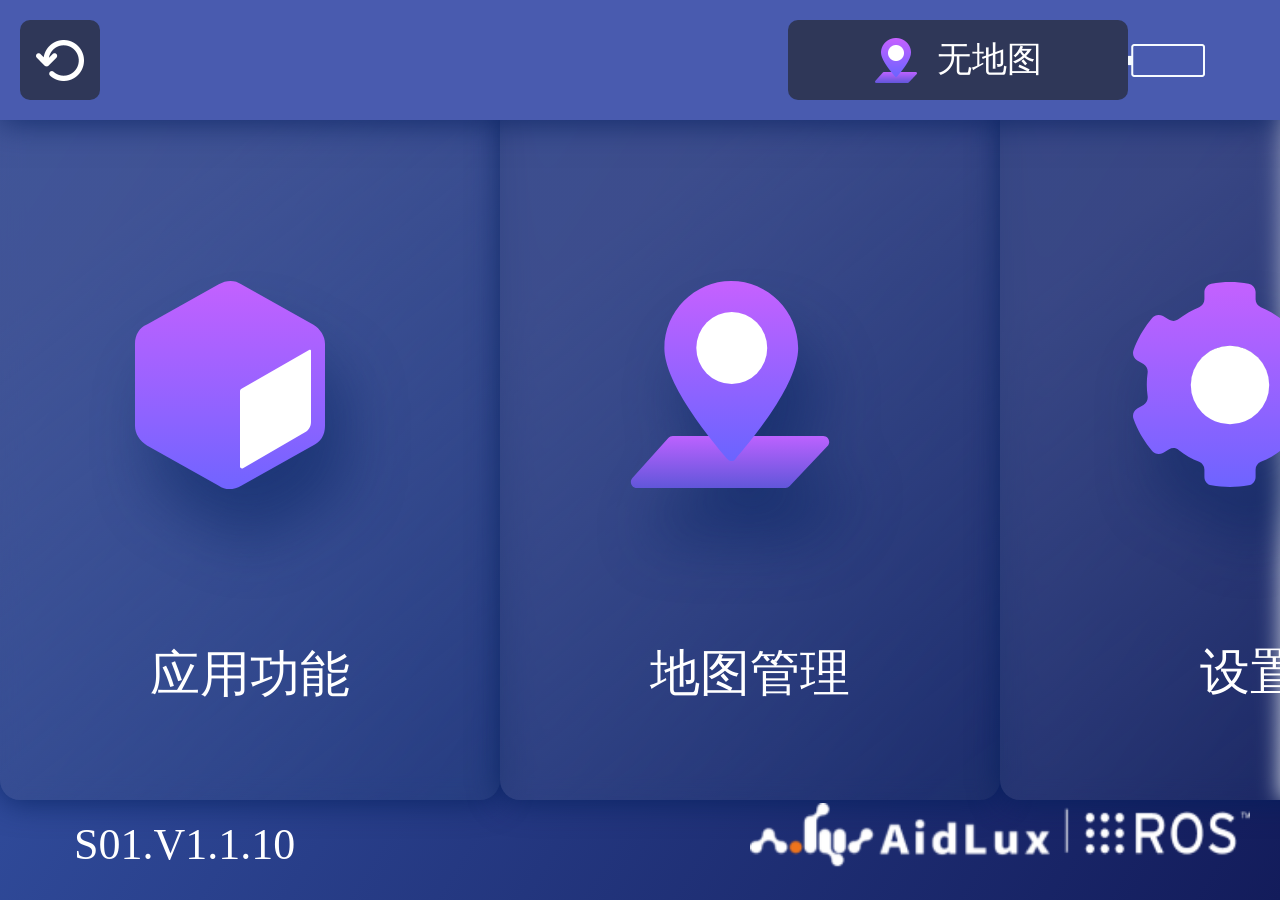
<file: .orig_backup_20260929/aidrobo_client-haier/dist.prev/index.html>
<!DOCTYPE html><html><head><meta charset=utf-8><meta name=viewport content="width=device-width,initial-scale=1,maximun-sacle=1,minimum-scale=1,user-scalable=no"><link rel=stylesheet type=text/css href=./static2/css/reset.css><link rel=stylesheet type=text/css href=./static2/css/style.css><script src=./static2/js/roslib.js type=text/javascript charset=utf-8></script><script src=./static2/js/easeljs.js></script><script src=./static2/js/rosApi.js></script><title>robot</title><link href=./static2/css/app.4f2ce01d1672c7feb798797b4d2a22de.css rel=stylesheet></head><body><div id=app></div><script type=text/javascript src=./static2/js/manifest.9e37d005a254de607751.js></script><script type=text/javascript src=./static2/js/vendor.b74bd304e60759405ef3.js></script><script type=text/javascript src=./static2/js/app.d78e532070708ee50b8a.js></script></body></html>
</file>
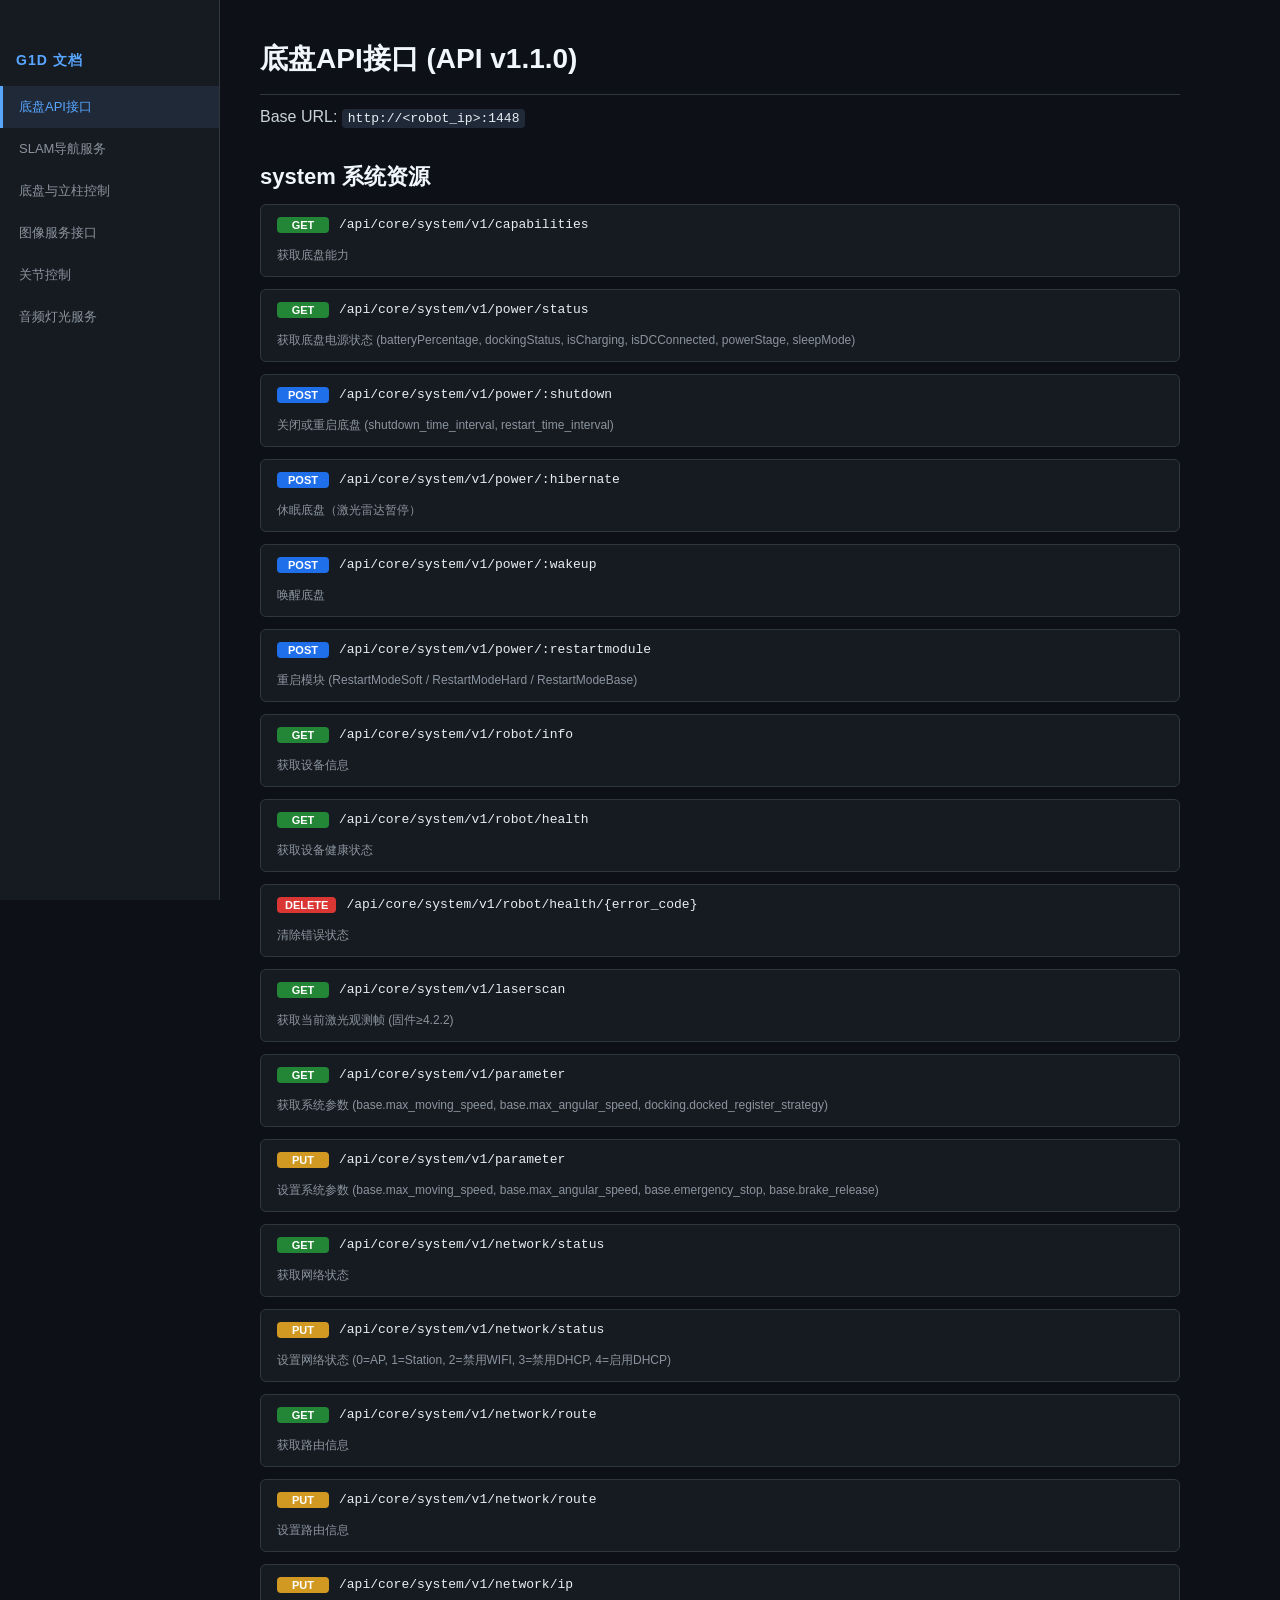
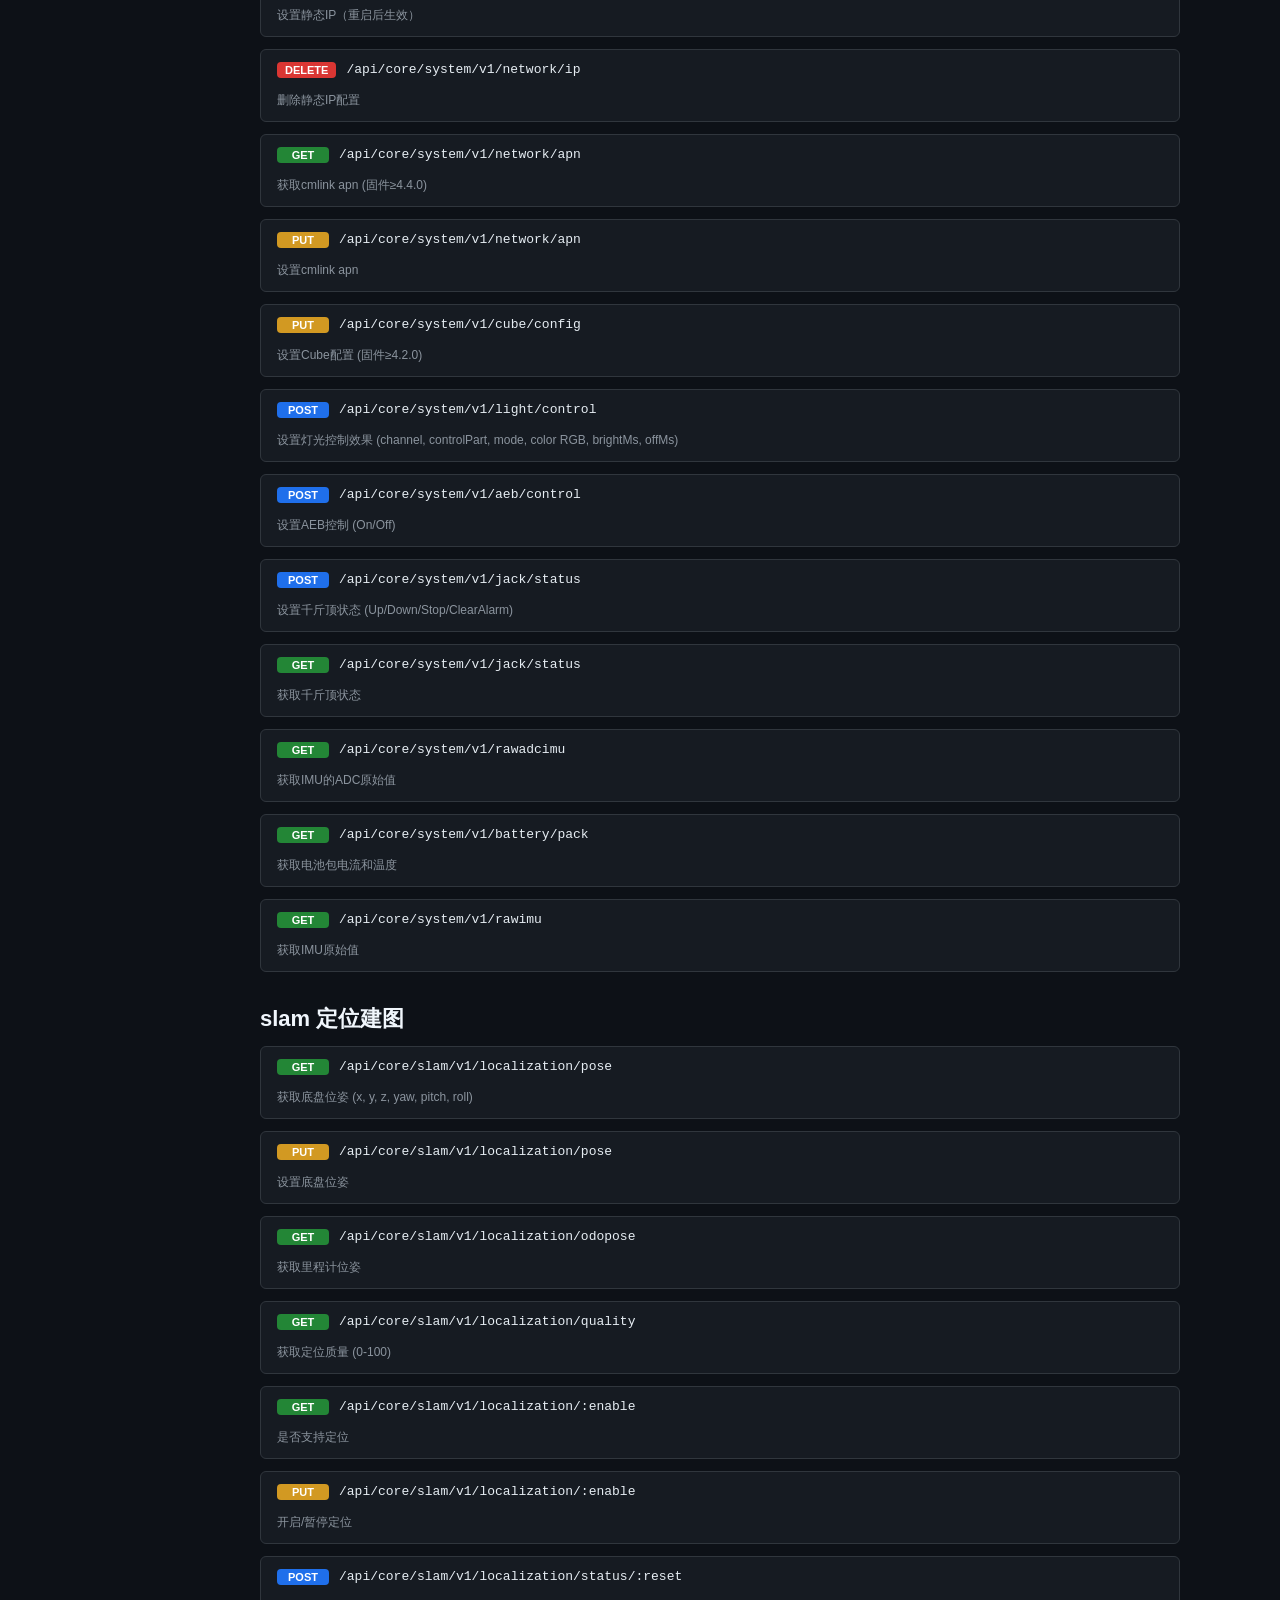
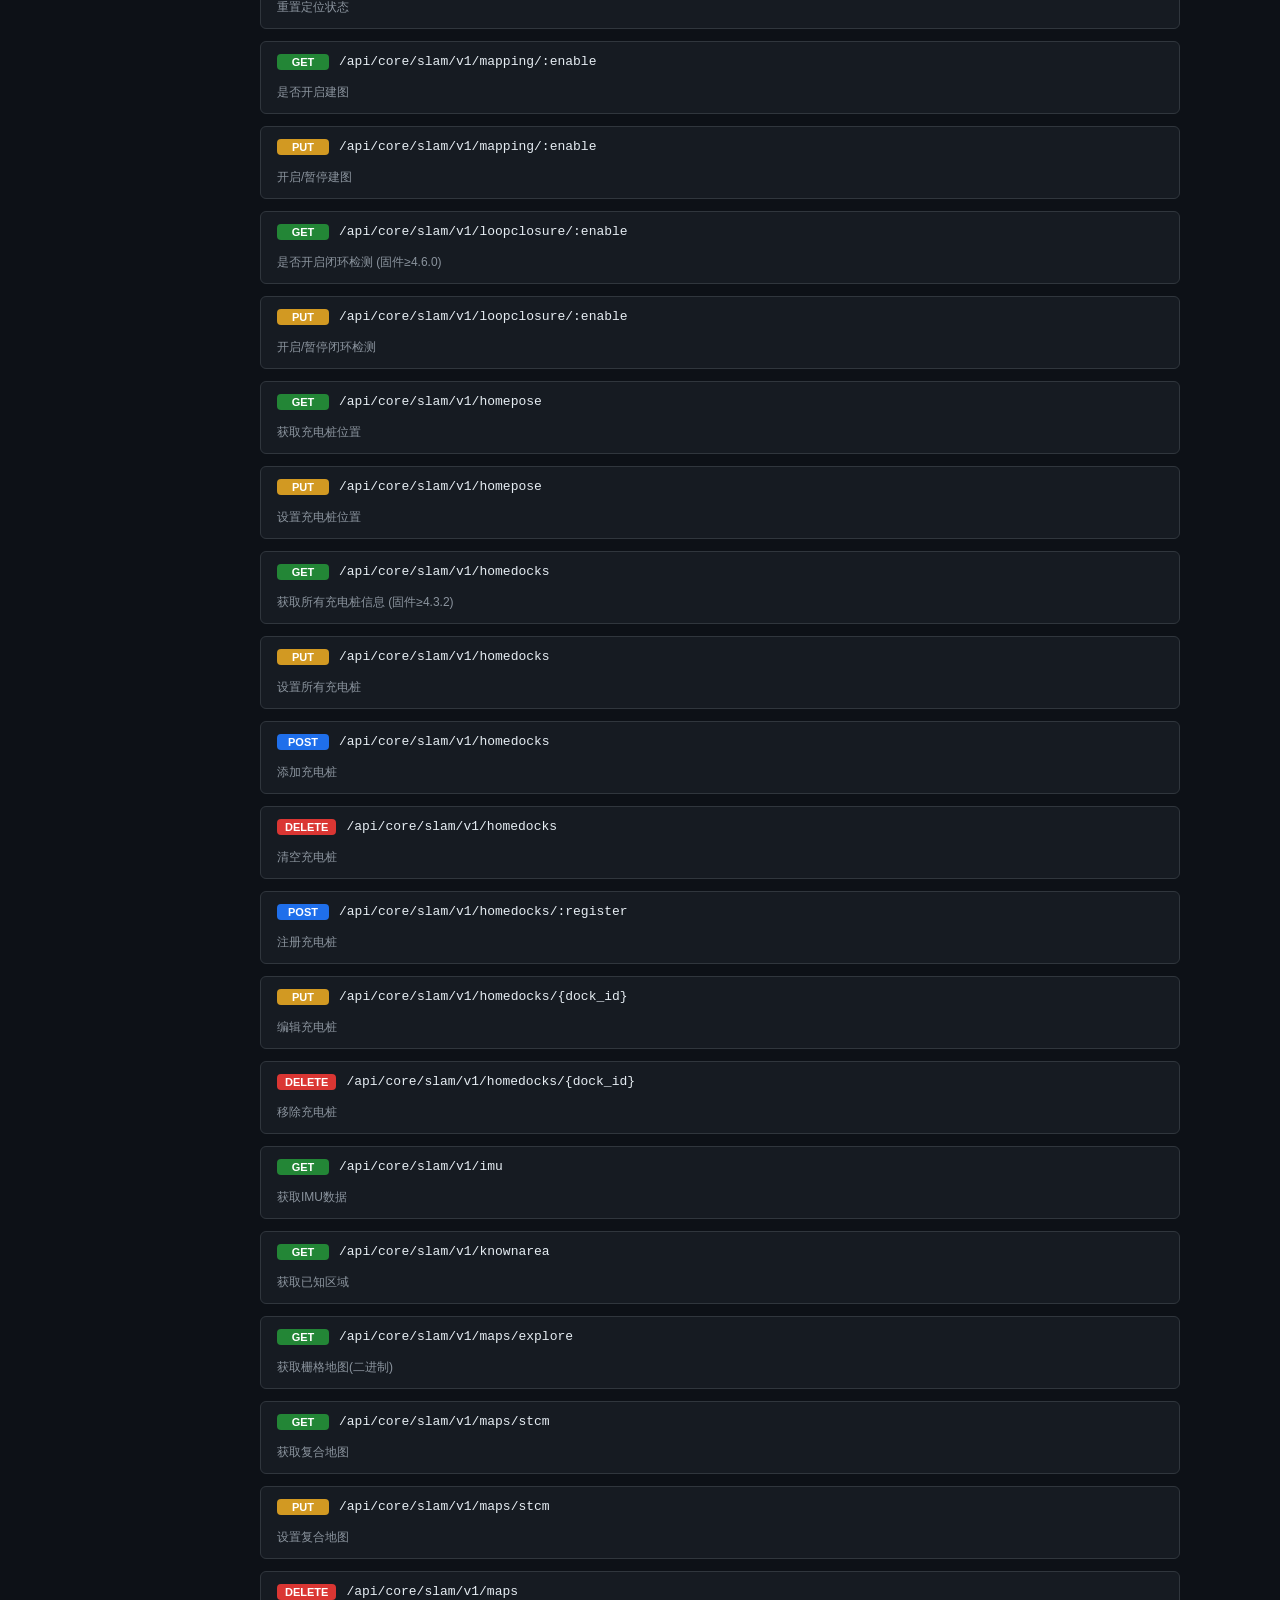
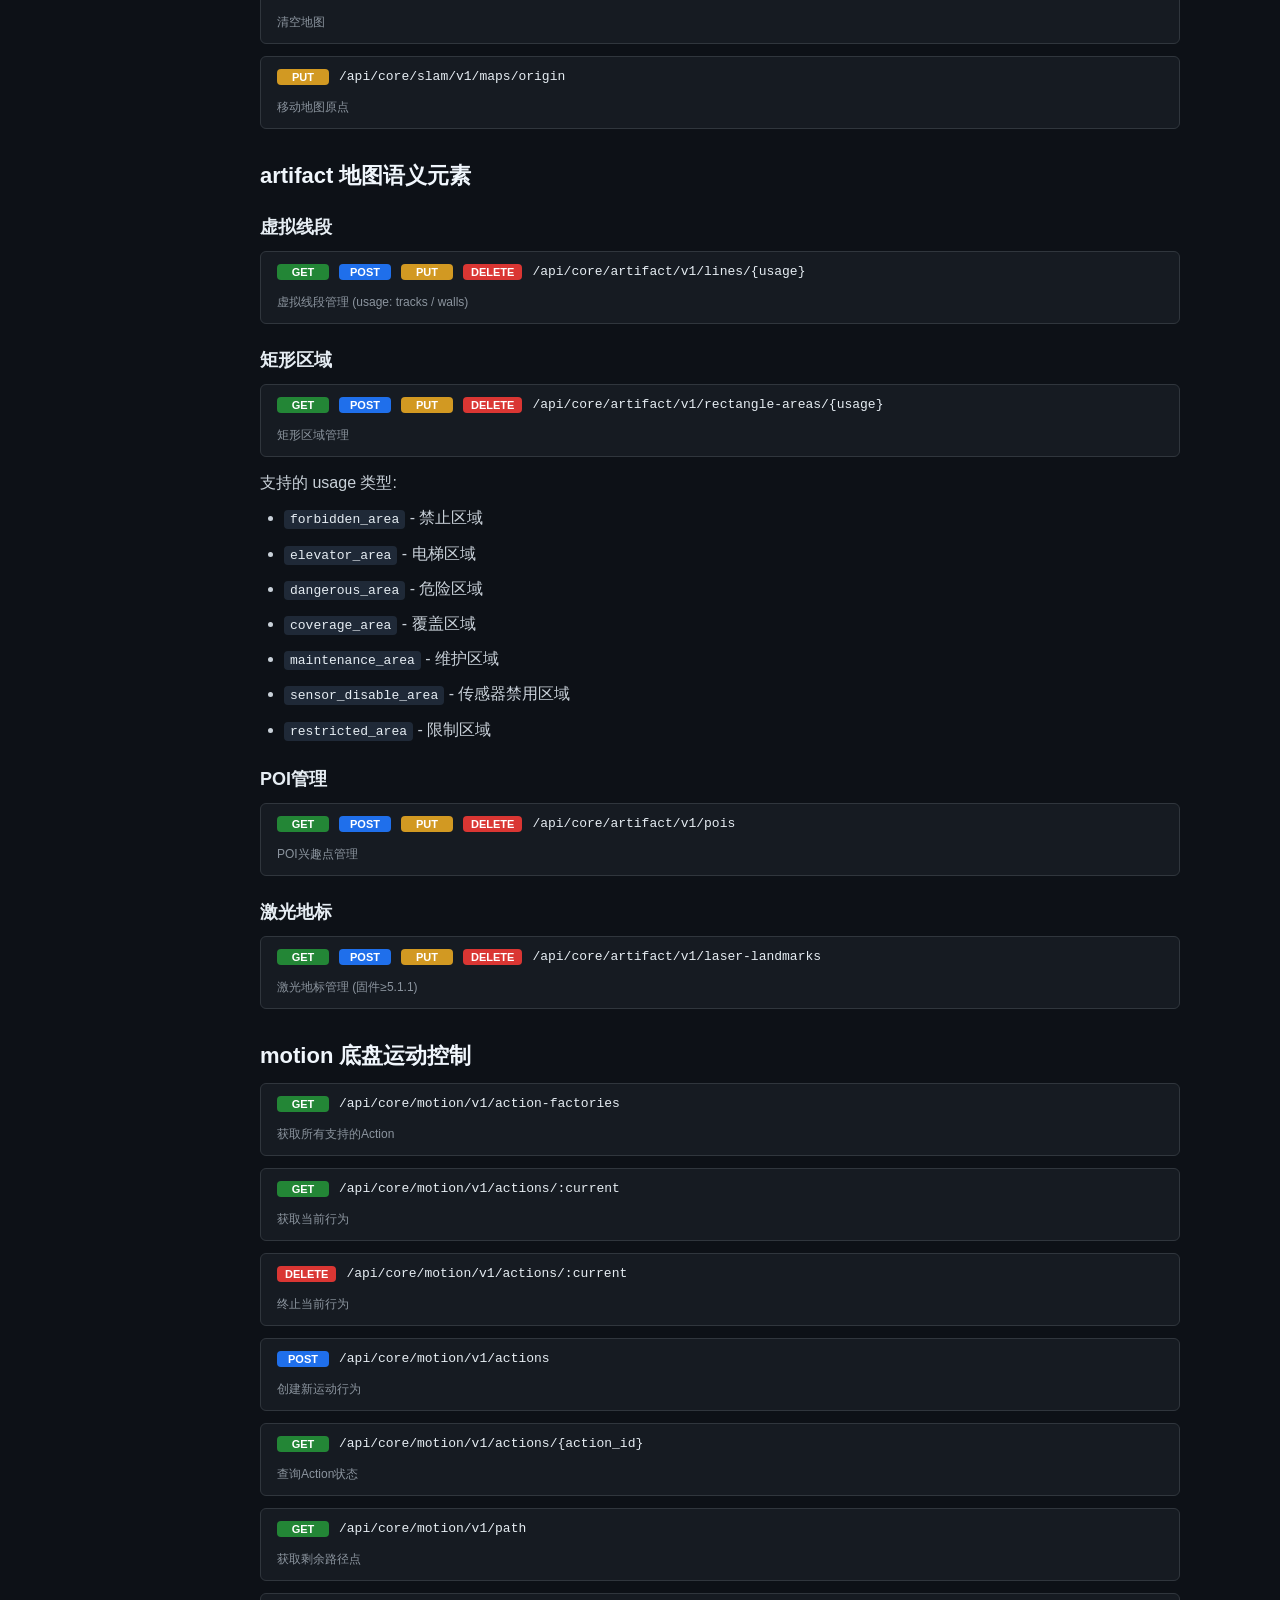
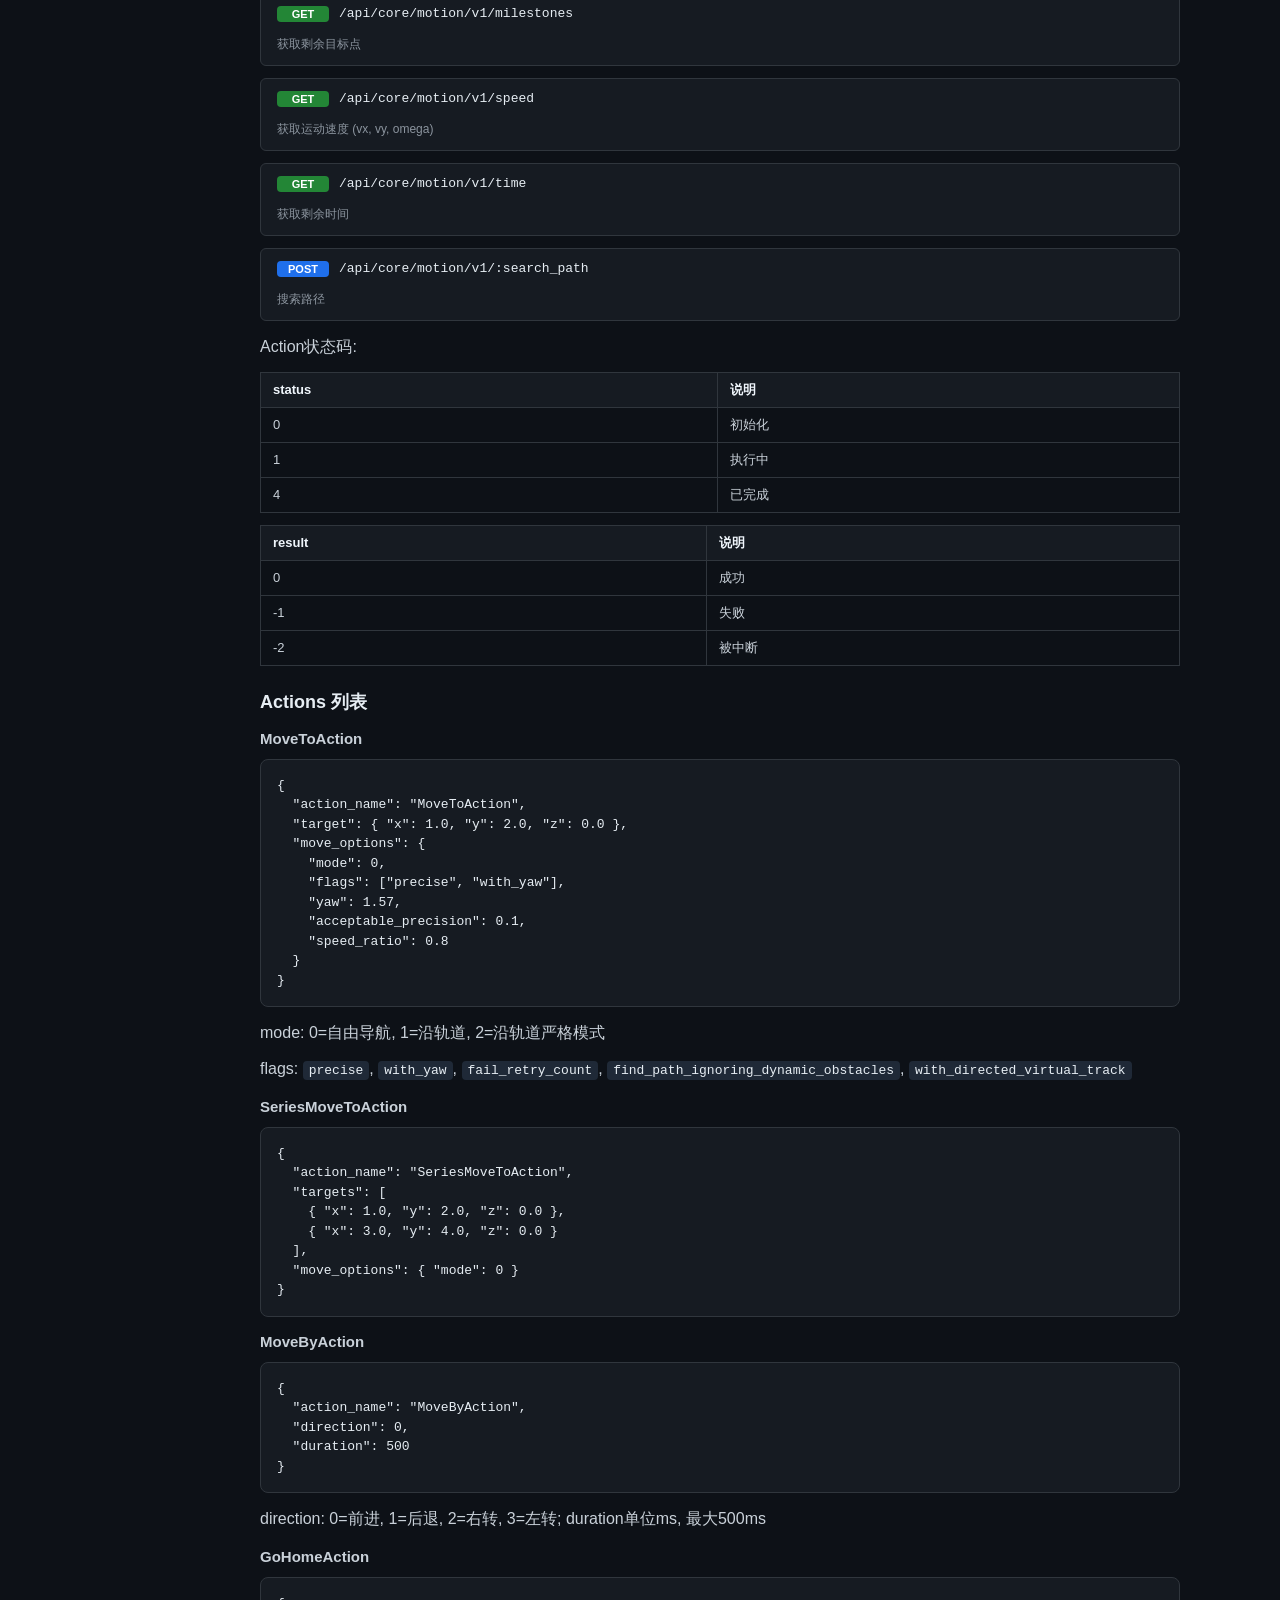
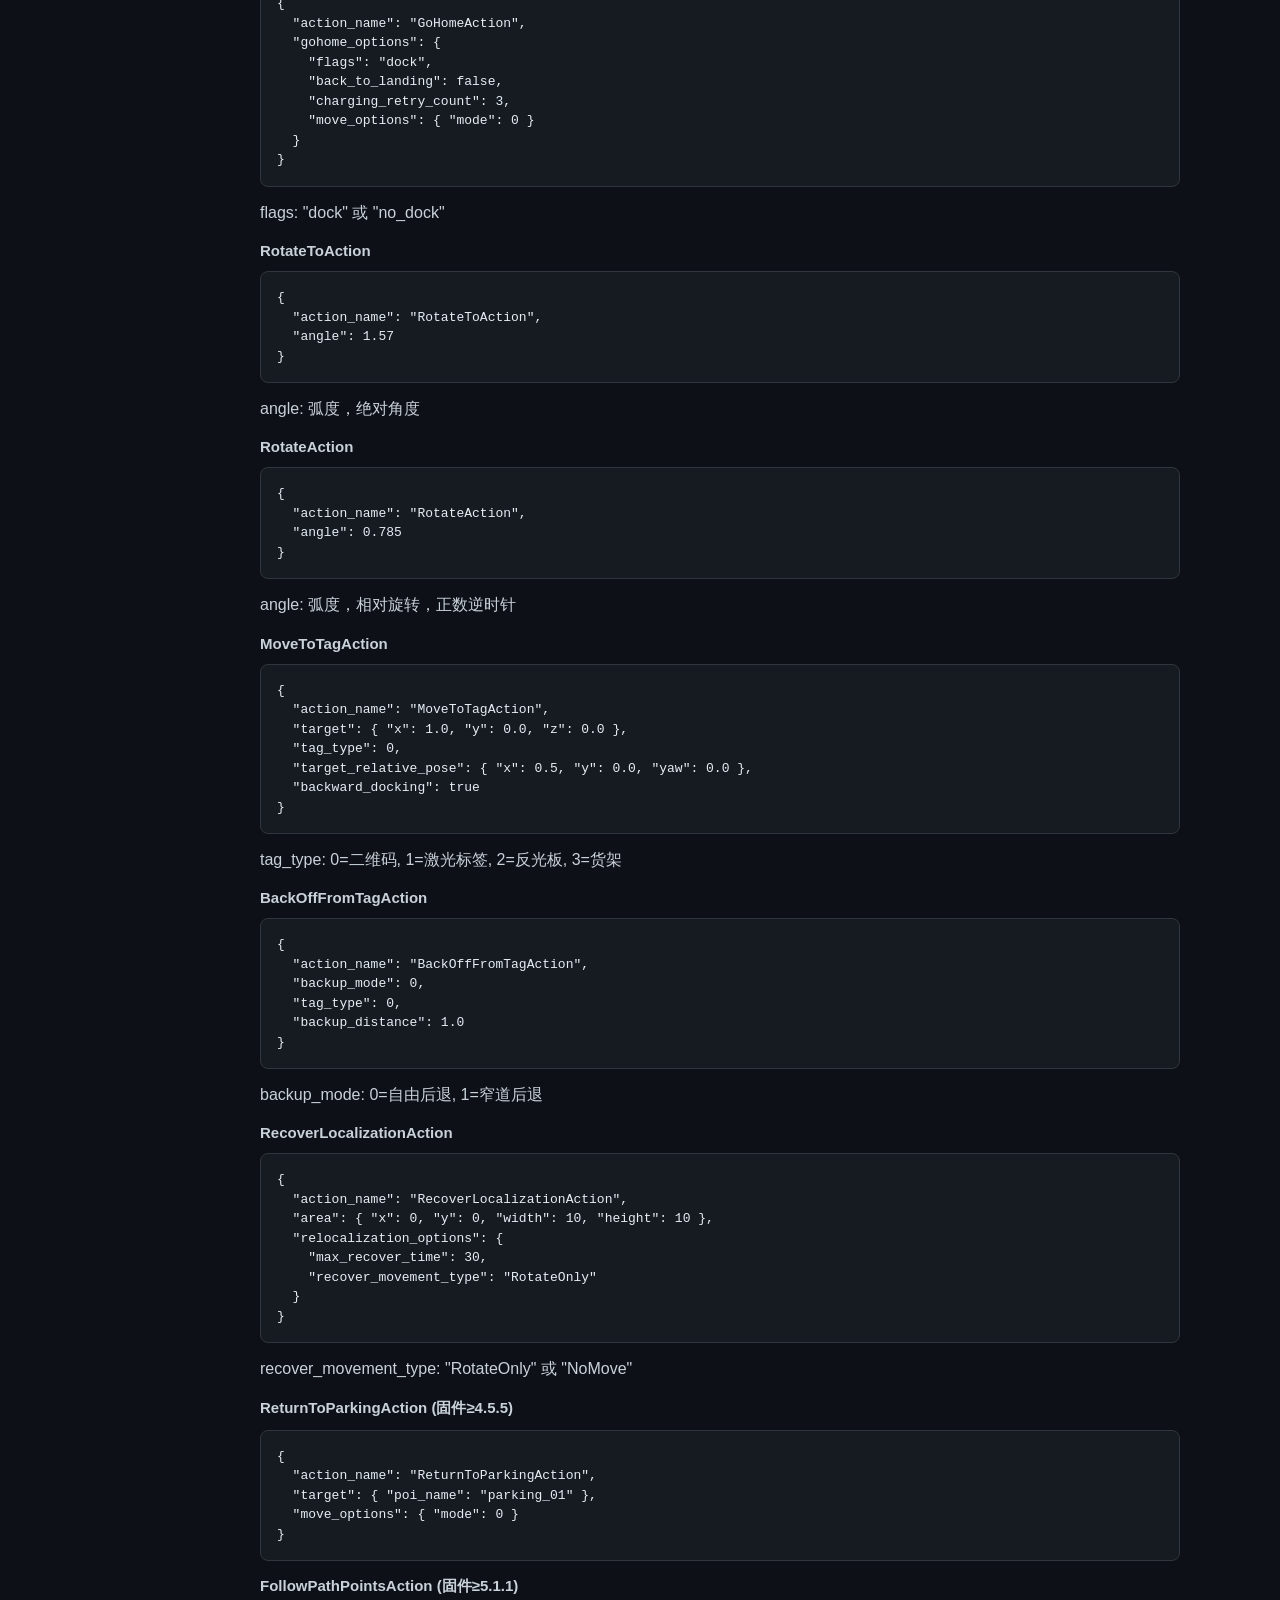
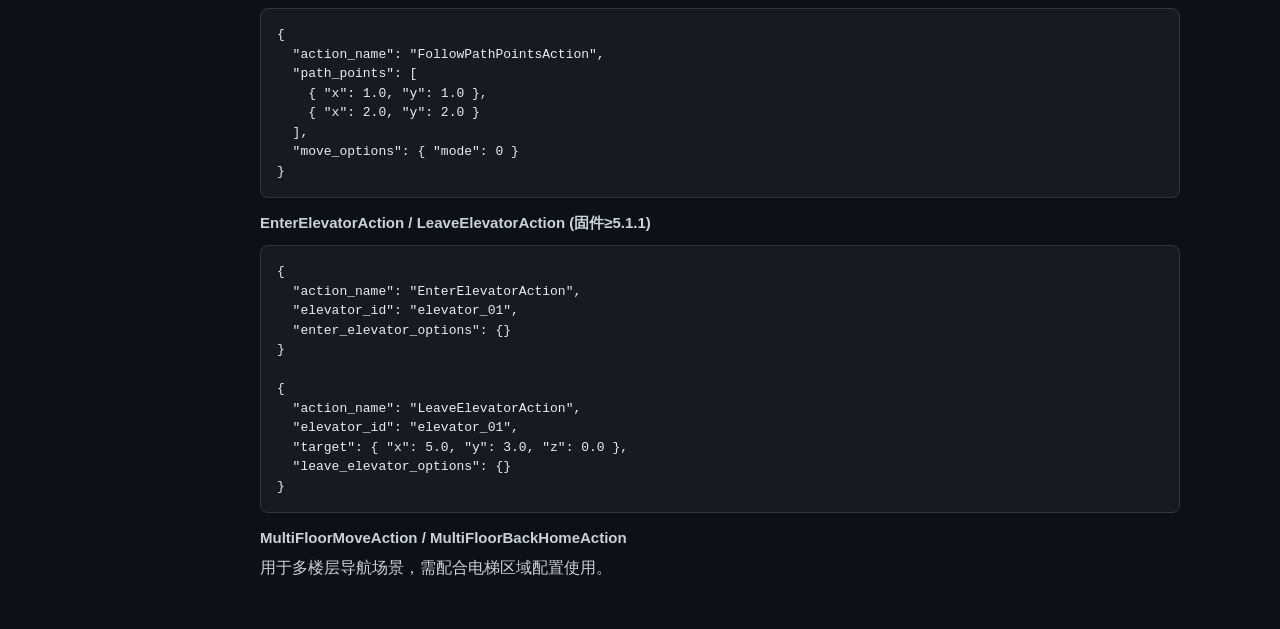
<file: docs/G1D_Developer_Doc.html>
<!DOCTYPE html>
<html lang="zh-CN">
<head>
<meta charset="UTF-8">
<meta name="viewport" content="width=device-width, initial-scale=1.0">
<title>Unitree G1D 开发文档</title>
<style>
* { margin: 0; padding: 0; box-sizing: border-box; }
body { font-family: -apple-system, BlinkMacSystemFont, 'Segoe UI', Helvetica, Arial, sans-serif; background: #0d1117; color: #c9d1d9; display: flex; min-height: 100vh; }
.sidebar { position: fixed; left: 0; top: 0; width: 220px; height: 100vh; background: #161b22; border-right: 1px solid #30363d; padding: 20px 0; overflow-y: auto; z-index: 100; }
.sidebar h2 { color: #58a6ff; font-size: 14px; padding: 0 16px; margin-bottom: 16px; letter-spacing: 1px; }
.sidebar button { display: block; width: 100%; padding: 12px 16px; background: none; border: none; color: #8b949e; text-align: left; font-size: 13px; cursor: pointer; transition: all 0.2s; border-left: 3px solid transparent; }
.sidebar button:hover { background: #21262d; color: #c9d1d9; }
.sidebar button.active { background: #1f2937; color: #58a6ff; border-left-color: #58a6ff; }
.content { margin-left: 220px; padding: 40px; flex: 1; max-width: 1000px; }
.section { display: none; }
.section.active { display: block; }
h1 { color: #f0f6fc; font-size: 28px; margin-bottom: 8px; border-bottom: 1px solid #30363d; padding-bottom: 16px; }
h2 { color: #f0f6fc; font-size: 22px; margin: 32px 0 12px; }
h3 { color: #e6edf3; font-size: 18px; margin: 24px 0 8px; }
h4 { color: #c9d1d9; font-size: 15px; margin: 16px 0 8px; }
p, li { line-height: 1.7; margin-bottom: 8px; }
ul, ol { padding-left: 24px; margin-bottom: 16px; }
code { background: #1f2937; padding: 2px 6px; border-radius: 4px; font-family: 'Fira Code', monospace; font-size: 13px; color: #e6edf3; }
pre { background: #161b22; border: 1px solid #30363d; border-radius: 8px; padding: 16px; overflow-x: auto; margin: 12px 0; font-size: 13px; line-height: 1.5; }
pre code { background: none; padding: 0; }
.endpoint { margin: 12px 0; padding: 12px 16px; background: #161b22; border: 1px solid #30363d; border-radius: 6px; display: flex; align-items: flex-start; gap: 10px; flex-wrap: wrap; }
.badge { display: inline-block; padding: 2px 8px; border-radius: 4px; font-size: 11px; font-weight: 700; min-width: 52px; text-align: center; color: #fff; }
.badge-get { background: #238636; }
.badge-post { background: #1f6feb; }
.badge-put { background: #d29922; }
.badge-delete { background: #da3633; }
.endpoint-path { font-family: monospace; font-size: 13px; color: #e6edf3; }
.endpoint-desc { width: 100%; color: #8b949e; font-size: 12px; margin-top: 4px; }
table { width: 100%; border-collapse: collapse; margin: 12px 0; font-size: 13px; }
th, td { border: 1px solid #30363d; padding: 8px 12px; text-align: left; }
th { background: #161b22; color: #f0f6fc; }
td { color: #c9d1d9; }
tr:hover td { background: #1c2128; }
.note { background: #1c2128; border-left: 4px solid #58a6ff; padding: 12px 16px; margin: 12px 0; border-radius: 0 6px 6px 0; font-size: 13px; }
.warn { border-left-color: #d29922; }
</style>
</head>
<body>
<nav class="sidebar">
<h2>G1D 文档</h2>
<button class="active" onclick="showSection(0)">底盘API接口</button>
<button onclick="showSection(1)">SLAM导航服务</button>
<button onclick="showSection(2)">底盘与立柱控制</button>
<button onclick="showSection(3)">图像服务接口</button>
<button onclick="showSection(4)">关节控制</button>
<button onclick="showSection(5)">音频灯光服务</button>
</nav>
<main class="content">

<!-- Section 0: 底盘API接口 -->
<div class="section active">
<h1>底盘API接口 (API v1.1.0)</h1>
<p>Base URL: <code>http://&lt;robot_ip&gt;:1448</code></p>

<h2>system 系统资源</h2>

<div class="endpoint"><span class="badge badge-get">GET</span><span class="endpoint-path">/api/core/system/v1/capabilities</span><span class="endpoint-desc">获取底盘能力</span></div>
<div class="endpoint"><span class="badge badge-get">GET</span><span class="endpoint-path">/api/core/system/v1/power/status</span><span class="endpoint-desc">获取底盘电源状态 (batteryPercentage, dockingStatus, isCharging, isDCConnected, powerStage, sleepMode)</span></div>
<div class="endpoint"><span class="badge badge-post">POST</span><span class="endpoint-path">/api/core/system/v1/power/:shutdown</span><span class="endpoint-desc">关闭或重启底盘 (shutdown_time_interval, restart_time_interval)</span></div>
<div class="endpoint"><span class="badge badge-post">POST</span><span class="endpoint-path">/api/core/system/v1/power/:hibernate</span><span class="endpoint-desc">休眠底盘（激光雷达暂停）</span></div>
<div class="endpoint"><span class="badge badge-post">POST</span><span class="endpoint-path">/api/core/system/v1/power/:wakeup</span><span class="endpoint-desc">唤醒底盘</span></div>
<div class="endpoint"><span class="badge badge-post">POST</span><span class="endpoint-path">/api/core/system/v1/power/:restartmodule</span><span class="endpoint-desc">重启模块 (RestartModeSoft / RestartModeHard / RestartModeBase)</span></div>
<div class="endpoint"><span class="badge badge-get">GET</span><span class="endpoint-path">/api/core/system/v1/robot/info</span><span class="endpoint-desc">获取设备信息</span></div>
<div class="endpoint"><span class="badge badge-get">GET</span><span class="endpoint-path">/api/core/system/v1/robot/health</span><span class="endpoint-desc">获取设备健康状态</span></div>
<div class="endpoint"><span class="badge badge-delete">DELETE</span><span class="endpoint-path">/api/core/system/v1/robot/health/{error_code}</span><span class="endpoint-desc">清除错误状态</span></div>
<div class="endpoint"><span class="badge badge-get">GET</span><span class="endpoint-path">/api/core/system/v1/laserscan</span><span class="endpoint-desc">获取当前激光观测帧 (固件≥4.2.2)</span></div>
<div class="endpoint"><span class="badge badge-get">GET</span><span class="endpoint-path">/api/core/system/v1/parameter</span><span class="endpoint-desc">获取系统参数 (base.max_moving_speed, base.max_angular_speed, docking.docked_register_strategy)</span></div>
<div class="endpoint"><span class="badge badge-put">PUT</span><span class="endpoint-path">/api/core/system/v1/parameter</span><span class="endpoint-desc">设置系统参数 (base.max_moving_speed, base.max_angular_speed, base.emergency_stop, base.brake_release)</span></div>
<div class="endpoint"><span class="badge badge-get">GET</span><span class="endpoint-path">/api/core/system/v1/network/status</span><span class="endpoint-desc">获取网络状态</span></div>
<div class="endpoint"><span class="badge badge-put">PUT</span><span class="endpoint-path">/api/core/system/v1/network/status</span><span class="endpoint-desc">设置网络状态 (0=AP, 1=Station, 2=禁用WIFI, 3=禁用DHCP, 4=启用DHCP)</span></div>
<div class="endpoint"><span class="badge badge-get">GET</span><span class="endpoint-path">/api/core/system/v1/network/route</span><span class="endpoint-desc">获取路由信息</span></div>
<div class="endpoint"><span class="badge badge-put">PUT</span><span class="endpoint-path">/api/core/system/v1/network/route</span><span class="endpoint-desc">设置路由信息</span></div>
<div class="endpoint"><span class="badge badge-put">PUT</span><span class="endpoint-path">/api/core/system/v1/network/ip</span><span class="endpoint-desc">设置静态IP（重启后生效）</span></div>
<div class="endpoint"><span class="badge badge-delete">DELETE</span><span class="endpoint-path">/api/core/system/v1/network/ip</span><span class="endpoint-desc">删除静态IP配置</span></div>
<div class="endpoint"><span class="badge badge-get">GET</span><span class="endpoint-path">/api/core/system/v1/network/apn</span><span class="endpoint-desc">获取cmlink apn (固件≥4.4.0)</span></div>
<div class="endpoint"><span class="badge badge-put">PUT</span><span class="endpoint-path">/api/core/system/v1/network/apn</span><span class="endpoint-desc">设置cmlink apn</span></div>
<div class="endpoint"><span class="badge badge-put">PUT</span><span class="endpoint-path">/api/core/system/v1/cube/config</span><span class="endpoint-desc">设置Cube配置 (固件≥4.2.0)</span></div>
<div class="endpoint"><span class="badge badge-post">POST</span><span class="endpoint-path">/api/core/system/v1/light/control</span><span class="endpoint-desc">设置灯光控制效果 (channel, controlPart, mode, color RGB, brightMs, offMs)</span></div>
<div class="endpoint"><span class="badge badge-post">POST</span><span class="endpoint-path">/api/core/system/v1/aeb/control</span><span class="endpoint-desc">设置AEB控制 (On/Off)</span></div>
<div class="endpoint"><span class="badge badge-post">POST</span><span class="endpoint-path">/api/core/system/v1/jack/status</span><span class="endpoint-desc">设置千斤顶状态 (Up/Down/Stop/ClearAlarm)</span></div>
<div class="endpoint"><span class="badge badge-get">GET</span><span class="endpoint-path">/api/core/system/v1/jack/status</span><span class="endpoint-desc">获取千斤顶状态</span></div>
<div class="endpoint"><span class="badge badge-get">GET</span><span class="endpoint-path">/api/core/system/v1/rawadcimu</span><span class="endpoint-desc">获取IMU的ADC原始值</span></div>
<div class="endpoint"><span class="badge badge-get">GET</span><span class="endpoint-path">/api/core/system/v1/battery/pack</span><span class="endpoint-desc">获取电池包电流和温度</span></div>
<div class="endpoint"><span class="badge badge-get">GET</span><span class="endpoint-path">/api/core/system/v1/rawimu</span><span class="endpoint-desc">获取IMU原始值</span></div>

<h2>slam 定位建图</h2>

<div class="endpoint"><span class="badge badge-get">GET</span><span class="endpoint-path">/api/core/slam/v1/localization/pose</span><span class="endpoint-desc">获取底盘位姿 (x, y, z, yaw, pitch, roll)</span></div>
<div class="endpoint"><span class="badge badge-put">PUT</span><span class="endpoint-path">/api/core/slam/v1/localization/pose</span><span class="endpoint-desc">设置底盘位姿</span></div>
<div class="endpoint"><span class="badge badge-get">GET</span><span class="endpoint-path">/api/core/slam/v1/localization/odopose</span><span class="endpoint-desc">获取里程计位姿</span></div>
<div class="endpoint"><span class="badge badge-get">GET</span><span class="endpoint-path">/api/core/slam/v1/localization/quality</span><span class="endpoint-desc">获取定位质量 (0-100)</span></div>
<div class="endpoint"><span class="badge badge-get">GET</span><span class="endpoint-path">/api/core/slam/v1/localization/:enable</span><span class="endpoint-desc">是否支持定位</span></div>
<div class="endpoint"><span class="badge badge-put">PUT</span><span class="endpoint-path">/api/core/slam/v1/localization/:enable</span><span class="endpoint-desc">开启/暂停定位</span></div>
<div class="endpoint"><span class="badge badge-post">POST</span><span class="endpoint-path">/api/core/slam/v1/localization/status/:reset</span><span class="endpoint-desc">重置定位状态</span></div>
<div class="endpoint"><span class="badge badge-get">GET</span><span class="endpoint-path">/api/core/slam/v1/mapping/:enable</span><span class="endpoint-desc">是否开启建图</span></div>
<div class="endpoint"><span class="badge badge-put">PUT</span><span class="endpoint-path">/api/core/slam/v1/mapping/:enable</span><span class="endpoint-desc">开启/暂停建图</span></div>
<div class="endpoint"><span class="badge badge-get">GET</span><span class="endpoint-path">/api/core/slam/v1/loopclosure/:enable</span><span class="endpoint-desc">是否开启闭环检测 (固件≥4.6.0)</span></div>
<div class="endpoint"><span class="badge badge-put">PUT</span><span class="endpoint-path">/api/core/slam/v1/loopclosure/:enable</span><span class="endpoint-desc">开启/暂停闭环检测</span></div>
<div class="endpoint"><span class="badge badge-get">GET</span><span class="endpoint-path">/api/core/slam/v1/homepose</span><span class="endpoint-desc">获取充电桩位置</span></div>
<div class="endpoint"><span class="badge badge-put">PUT</span><span class="endpoint-path">/api/core/slam/v1/homepose</span><span class="endpoint-desc">设置充电桩位置</span></div>
<div class="endpoint"><span class="badge badge-get">GET</span><span class="endpoint-path">/api/core/slam/v1/homedocks</span><span class="endpoint-desc">获取所有充电桩信息 (固件≥4.3.2)</span></div>
<div class="endpoint"><span class="badge badge-put">PUT</span><span class="endpoint-path">/api/core/slam/v1/homedocks</span><span class="endpoint-desc">设置所有充电桩</span></div>
<div class="endpoint"><span class="badge badge-post">POST</span><span class="endpoint-path">/api/core/slam/v1/homedocks</span><span class="endpoint-desc">添加充电桩</span></div>
<div class="endpoint"><span class="badge badge-delete">DELETE</span><span class="endpoint-path">/api/core/slam/v1/homedocks</span><span class="endpoint-desc">清空充电桩</span></div>
<div class="endpoint"><span class="badge badge-post">POST</span><span class="endpoint-path">/api/core/slam/v1/homedocks/:register</span><span class="endpoint-desc">注册充电桩</span></div>
<div class="endpoint"><span class="badge badge-put">PUT</span><span class="endpoint-path">/api/core/slam/v1/homedocks/{dock_id}</span><span class="endpoint-desc">编辑充电桩</span></div>
<div class="endpoint"><span class="badge badge-delete">DELETE</span><span class="endpoint-path">/api/core/slam/v1/homedocks/{dock_id}</span><span class="endpoint-desc">移除充电桩</span></div>
<div class="endpoint"><span class="badge badge-get">GET</span><span class="endpoint-path">/api/core/slam/v1/imu</span><span class="endpoint-desc">获取IMU数据</span></div>
<div class="endpoint"><span class="badge badge-get">GET</span><span class="endpoint-path">/api/core/slam/v1/knownarea</span><span class="endpoint-desc">获取已知区域</span></div>
<div class="endpoint"><span class="badge badge-get">GET</span><span class="endpoint-path">/api/core/slam/v1/maps/explore</span><span class="endpoint-desc">获取栅格地图(二进制)</span></div>
<div class="endpoint"><span class="badge badge-get">GET</span><span class="endpoint-path">/api/core/slam/v1/maps/stcm</span><span class="endpoint-desc">获取复合地图</span></div>
<div class="endpoint"><span class="badge badge-put">PUT</span><span class="endpoint-path">/api/core/slam/v1/maps/stcm</span><span class="endpoint-desc">设置复合地图</span></div>
<div class="endpoint"><span class="badge badge-delete">DELETE</span><span class="endpoint-path">/api/core/slam/v1/maps</span><span class="endpoint-desc">清空地图</span></div>
<div class="endpoint"><span class="badge badge-put">PUT</span><span class="endpoint-path">/api/core/slam/v1/maps/origin</span><span class="endpoint-desc">移动地图原点</span></div>

<h2>artifact 地图语义元素</h2>

<h3>虚拟线段</h3>
<div class="endpoint"><span class="badge badge-get">GET</span> <span class="badge badge-post">POST</span> <span class="badge badge-put">PUT</span> <span class="badge badge-delete">DELETE</span><span class="endpoint-path">/api/core/artifact/v1/lines/{usage}</span><span class="endpoint-desc">虚拟线段管理 (usage: tracks / walls)</span></div>

<h3>矩形区域</h3>
<div class="endpoint"><span class="badge badge-get">GET</span> <span class="badge badge-post">POST</span> <span class="badge badge-put">PUT</span> <span class="badge badge-delete">DELETE</span><span class="endpoint-path">/api/core/artifact/v1/rectangle-areas/{usage}</span><span class="endpoint-desc">矩形区域管理</span></div>
<p>支持的 usage 类型:</p>
<ul>
<li><code>forbidden_area</code> - 禁止区域</li>
<li><code>elevator_area</code> - 电梯区域</li>
<li><code>dangerous_area</code> - 危险区域</li>
<li><code>coverage_area</code> - 覆盖区域</li>
<li><code>maintenance_area</code> - 维护区域</li>
<li><code>sensor_disable_area</code> - 传感器禁用区域</li>
<li><code>restricted_area</code> - 限制区域</li>
</ul>

<h3>POI管理</h3>
<div class="endpoint"><span class="badge badge-get">GET</span> <span class="badge badge-post">POST</span> <span class="badge badge-put">PUT</span> <span class="badge badge-delete">DELETE</span><span class="endpoint-path">/api/core/artifact/v1/pois</span><span class="endpoint-desc">POI兴趣点管理</span></div>

<h3>激光地标</h3>
<div class="endpoint"><span class="badge badge-get">GET</span> <span class="badge badge-post">POST</span> <span class="badge badge-put">PUT</span> <span class="badge badge-delete">DELETE</span><span class="endpoint-path">/api/core/artifact/v1/laser-landmarks</span><span class="endpoint-desc">激光地标管理 (固件≥5.1.1)</span></div>

<h2>motion 底盘运动控制</h2>

<div class="endpoint"><span class="badge badge-get">GET</span><span class="endpoint-path">/api/core/motion/v1/action-factories</span><span class="endpoint-desc">获取所有支持的Action</span></div>
<div class="endpoint"><span class="badge badge-get">GET</span><span class="endpoint-path">/api/core/motion/v1/actions/:current</span><span class="endpoint-desc">获取当前行为</span></div>
<div class="endpoint"><span class="badge badge-delete">DELETE</span><span class="endpoint-path">/api/core/motion/v1/actions/:current</span><span class="endpoint-desc">终止当前行为</span></div>
<div class="endpoint"><span class="badge badge-post">POST</span><span class="endpoint-path">/api/core/motion/v1/actions</span><span class="endpoint-desc">创建新运动行为</span></div>
<div class="endpoint"><span class="badge badge-get">GET</span><span class="endpoint-path">/api/core/motion/v1/actions/{action_id}</span><span class="endpoint-desc">查询Action状态</span></div>
<div class="endpoint"><span class="badge badge-get">GET</span><span class="endpoint-path">/api/core/motion/v1/path</span><span class="endpoint-desc">获取剩余路径点</span></div>
<div class="endpoint"><span class="badge badge-get">GET</span><span class="endpoint-path">/api/core/motion/v1/milestones</span><span class="endpoint-desc">获取剩余目标点</span></div>
<div class="endpoint"><span class="badge badge-get">GET</span><span class="endpoint-path">/api/core/motion/v1/speed</span><span class="endpoint-desc">获取运动速度 (vx, vy, omega)</span></div>
<div class="endpoint"><span class="badge badge-get">GET</span><span class="endpoint-path">/api/core/motion/v1/time</span><span class="endpoint-desc">获取剩余时间</span></div>
<div class="endpoint"><span class="badge badge-post">POST</span><span class="endpoint-path">/api/core/motion/v1/:search_path</span><span class="endpoint-desc">搜索路径</span></div>

<p>Action状态码:</p>
<table>
<tr><th>status</th><th>说明</th></tr>
<tr><td>0</td><td>初始化</td></tr>
<tr><td>1</td><td>执行中</td></tr>
<tr><td>4</td><td>已完成</td></tr>
</table>
<table>
<tr><th>result</th><th>说明</th></tr>
<tr><td>0</td><td>成功</td></tr>
<tr><td>-1</td><td>失败</td></tr>
<tr><td>-2</td><td>被中断</td></tr>
</table>

<h3>Actions 列表</h3>

<h4>MoveToAction</h4>
<pre><code>{
  "action_name": "MoveToAction",
  "target": { "x": 1.0, "y": 2.0, "z": 0.0 },
  "move_options": {
    "mode": 0,
    "flags": ["precise", "with_yaw"],
    "yaw": 1.57,
    "acceptable_precision": 0.1,
    "speed_ratio": 0.8
  }
}</code></pre>
<p>mode: 0=自由导航, 1=沿轨道, 2=沿轨道严格模式</p>
<p>flags: <code>precise</code>, <code>with_yaw</code>, <code>fail_retry_count</code>, <code>find_path_ignoring_dynamic_obstacles</code>, <code>with_directed_virtual_track</code></p>

<h4>SeriesMoveToAction</h4>
<pre><code>{
  "action_name": "SeriesMoveToAction",
  "targets": [
    { "x": 1.0, "y": 2.0, "z": 0.0 },
    { "x": 3.0, "y": 4.0, "z": 0.0 }
  ],
  "move_options": { "mode": 0 }
}</code></pre>

<h4>MoveByAction</h4>
<pre><code>{
  "action_name": "MoveByAction",
  "direction": 0,
  "duration": 500
}</code></pre>
<p>direction: 0=前进, 1=后退, 2=右转, 3=左转; duration单位ms, 最大500ms</p>

<h4>GoHomeAction</h4>
<pre><code>{
  "action_name": "GoHomeAction",
  "gohome_options": {
    "flags": "dock",
    "back_to_landing": false,
    "charging_retry_count": 3,
    "move_options": { "mode": 0 }
  }
}</code></pre>
<p>flags: "dock" 或 "no_dock"</p>

<h4>RotateToAction</h4>
<pre><code>{
  "action_name": "RotateToAction",
  "angle": 1.57
}</code></pre>
<p>angle: 弧度，绝对角度</p>

<h4>RotateAction</h4>
<pre><code>{
  "action_name": "RotateAction",
  "angle": 0.785
}</code></pre>
<p>angle: 弧度，相对旋转，正数逆时针</p>

<h4>MoveToTagAction</h4>
<pre><code>{
  "action_name": "MoveToTagAction",
  "target": { "x": 1.0, "y": 0.0, "z": 0.0 },
  "tag_type": 0,
  "target_relative_pose": { "x": 0.5, "y": 0.0, "yaw": 0.0 },
  "backward_docking": true
}</code></pre>
<p>tag_type: 0=二维码, 1=激光标签, 2=反光板, 3=货架</p>

<h4>BackOffFromTagAction</h4>
<pre><code>{
  "action_name": "BackOffFromTagAction",
  "backup_mode": 0,
  "tag_type": 0,
  "backup_distance": 1.0
}</code></pre>
<p>backup_mode: 0=自由后退, 1=窄道后退</p>

<h4>RecoverLocalizationAction</h4>
<pre><code>{
  "action_name": "RecoverLocalizationAction",
  "area": { "x": 0, "y": 0, "width": 10, "height": 10 },
  "relocalization_options": {
    "max_recover_time": 30,
    "recover_movement_type": "RotateOnly"
  }
}</code></pre>
<p>recover_movement_type: "RotateOnly" 或 "NoMove"</p>

<h4>ReturnToParkingAction (固件≥4.5.5)</h4>
<pre><code>{
  "action_name": "ReturnToParkingAction",
  "target": { "poi_name": "parking_01" },
  "move_options": { "mode": 0 }
}</code></pre>

<h4>FollowPathPointsAction (固件≥5.1.1)</h4>
<pre><code>{
  "action_name": "FollowPathPointsAction",
  "path_points": [
    { "x": 1.0, "y": 1.0 },
    { "x": 2.0, "y": 2.0 }
  ],
  "move_options": { "mode": 0 }
}</code></pre>

<h4>EnterElevatorAction / LeaveElevatorAction (固件≥5.1.1)</h4>
<pre><code>{
  "action_name": "EnterElevatorAction",
  "elevator_id": "elevator_01",
  "enter_elevator_options": {}
}

{
  "action_name": "LeaveElevatorAction",
  "elevator_id": "elevator_01",
  "target": { "x": 5.0, "y": 3.0, "z": 0.0 },
  "leave_elevator_options": {}
}</code></pre>

<h4>MultiFloorMoveAction / MultiFloorBackHomeAction</h4>
<p>用于多楼层导航场景，需配合电梯区域配置使用。</p>

</div>

<!-- Section 1: SLAM导航服务 -->
<div class="section">
<h1>SLAM导航服务</h1>

<h2>连接方式</h2>
<table>
<tr><th>连接方式</th><th>IP地址</th><th>端口</th></tr>
<tr><td>有线连接</td><td>192.168.123.163</td><td>1448</td></tr>
<tr><td>无线连接</td><td>192.168.12.1</td><td>1448</td></tr>
</table>

<h3>验证连接</h3>
<pre><code>curl --noproxy '*' http://&lt;robot_ip&gt;:1448/api/core/system/v1/robot/info</code></pre>

<h2>RoboStudio工具</h2>
<ul>
<li>连接: 输入机器人IP和端口1448</li>
<li>界面: 地图视图、状态面板、操作工具栏</li>
<li>插件管理: 可安装/卸载功能插件</li>
</ul>

<h2>建图流程</h2>
<div class="note warn">建图时行驶速度不宜超过 0.4m/s</div>
<ol>
<li>启动建图模式 (PUT /api/core/slam/v1/mapping/:enable)</li>
<li>遥控机器人遍历环境</li>
<li>同步地图数据</li>
<li>保存为 .stcm 格式复合地图</li>
</ol>

<h2>地图编辑器</h2>
<ul>
<li>充电桩配置 - 设置充电桩位置和朝向</li>
<li>橡皮擦 - 擦除地图噪点</li>
<li>裁剪 - 裁剪地图边界</li>
</ul>

<h2>POI星标配置</h2>
<p>POI类型:</p>
<ul>
<li>普通POI - 通用导航目标点</li>
<li>PARKING - 停靠点</li>
<li>充电桩 - 充电位置</li>
</ul>

<h2>虚拟墙设置</h2>
<p>通过 <code>/api/core/artifact/v1/lines/walls</code> 接口设置虚拟墙，机器人不会穿越虚拟墙进行导航。</p>

<h2>虚拟轨道设置</h2>
<p>通过 <code>/api/core/artifact/v1/lines/tracks</code> 接口设置虚拟轨道。配合 move_options 中的 mode 参数使用:</p>
<table>
<tr><th>mode</th><th>说明</th></tr>
<tr><td>0</td><td>自由导航（不使用轨道）</td></tr>
<tr><td>1</td><td>沿轨道导航</td></tr>
<tr><td>2</td><td>严格沿轨道导航</td></tr>
</table>

<h2>重定位</h2>
<p>当机器人定位丢失时，可通过API触发重定位:</p>
<pre><code>POST /api/core/motion/v1/actions
{
  "action_name": "RecoverLocalizationAction",
  "area": { "x": 0, "y": 0, "width": 20, "height": 20 },
  "relocalization_options": {
    "max_recover_time": 30,
    "recover_movement_type": "RotateOnly"
  }
}</code></pre>

<h2>多楼层地图</h2>
<p>支持多楼层地图管理，每层独立建图后通过电梯区域关联。使用 MultiFloorMoveAction 实现跨楼层导航。</p>

<h2>API调用格式</h2>
<pre><code>POST http://&lt;robot_ip&gt;:1448/api/core/motion/v1/actions
Content-Type: application/json

{
  "action_name": "MoveToAction",
  "target": { "x": 1.0, "y": 2.0, "z": 0.0 },
  "move_options": { "mode": 0 }
}</code></pre>

<p>返回 action_id 后可查询状态:</p>
<pre><code>GET /api/core/motion/v1/actions/{action_id}

Response:
{
  "action_id": "xxx",
  "status": 1,
  "result": 0
}</code></pre>

<table>
<tr><th>status</th><th>说明</th></tr>
<tr><td>0</td><td>初始化</td></tr>
<tr><td>1</td><td>执行中</td></tr>
<tr><td>4</td><td>已完成</td></tr>
</table>
<table>
<tr><th>result</th><th>说明</th></tr>
<tr><td>0</td><td>成功</td></tr>
<tr><td>-1</td><td>失败</td></tr>
<tr><td>-2</td><td>被中断</td></tr>
</table>

<h2>坐标系说明</h2>
<ul>
<li>原点: 建图起始点</li>
<li>X正方向: 机器人初始前进方向</li>
<li>Y正方向: X正方向逆时针旋转90度</li>
<li>Yaw: 逆时针为正（弧度）</li>
</ul>

<h2>Python Demo</h2>
<pre><code>import requests
import time

ROBOT_IP = "192.168.123.163"
BASE_URL = f"http://{ROBOT_IP}:1448"

def run_action(action_body, timeout=60):
    """执行Action并等待完成"""
    url = f"{BASE_URL}/api/core/motion/v1/actions"
    resp = requests.post(url, json=action_body)
    resp.raise_for_status()
    action_id = resp.json().get("action_id")
    print(f"Action started: {action_id}")

    start = time.time()
    while time.time() - start &lt; timeout:
        status_resp = requests.get(f"{url}/{action_id}")
        data = status_resp.json()
        status = data.get("status")
        result = data.get("result")

        if status == 4:  # 已完成
            if result == 0:
                print("Action succeeded!")
            elif result == -1:
                print("Action failed!")
            elif result == -2:
                print("Action interrupted!")
            return data
        time.sleep(0.5)

    print("Action timeout!")
    return None

# 示例: 移动到目标点
action = {
    "action_name": "MoveToAction",
    "target": {"x": 1.0, "y": 2.0, "z": 0.0},
    "move_options": {"mode": 0, "flags": ["with_yaw"], "yaw": 1.57}
}
run_action(action)

# 示例: 回充电桩
action = {
    "action_name": "GoHomeAction",
    "gohome_options": {"flags": "dock"}
}
run_action(action)</code></pre>

<h2>指示灯说明</h2>
<table>
<tr><th>状态</th><th>灯光效果</th></tr>
<tr><td>正常运行</td><td>绿色常亮</td></tr>
<tr><td>充电中</td><td>绿色呼吸</td></tr>
<tr><td>低电量</td><td>红色闪烁</td></tr>
<tr><td>错误状态</td><td>红色常亮</td></tr>
<tr><td>建图中</td><td>蓝色闪烁</td></tr>
</table>

<h2>安全事项</h2>
<ul>
<li>建图速度不超过 0.4m/s</li>
<li>确保激光雷达视野无遮挡</li>
<li>设置合理的虚拟墙和禁区</li>
<li>定期检查定位质量 (quality &gt; 50)</li>
<li>低电量时及时回充</li>
</ul>
</div>

<!-- Section 2: 底盘与立柱控制 -->
<div class="section">
<h1>底盘与立柱控制</h1>

<div class="note">此功能仅限旗舰版机型使用</div>

<h2>接口说明</h2>

<h3>Move(float vx, float vy, float vyaw)</h3>
<p>控制底盘运动（仅旗舰版）</p>
<table>
<tr><th>参数</th><th>类型</th><th>说明</th></tr>
<tr><td>vx</td><td>float</td><td>前进速度 (m/s)</td></tr>
<tr><td>vy</td><td>float</td><td>横向速度 (m/s)</td></tr>
<tr><td>vyaw</td><td>float</td><td>旋转角速度 (rad/s)</td></tr>
</table>

<h3>HeightAdjust(float vz)</h3>
<p>控制立柱升降</p>
<table>
<tr><th>参数</th><th>类型</th><th>说明</th></tr>
<tr><td>vz</td><td>float</td><td>升降速度</td></tr>
</table>

<h2>C++ 例程</h2>
<pre><code>#include &lt;unitree/robot/g1/agv_client.hpp&gt;

using namespace unitree::robot::g1;

int main() {
    AgvClient client;
    client.Init();

    // 控制底盘前进
    client.Move(0.5, 0.0, 0.0);  // vx=0.5m/s, vy=0, vyaw=0

    // 控制立柱上升
    client.HeightAdjust(0.1);     // vz=0.1

    // 停止运动
    client.Move(0.0, 0.0, 0.0);

    return 0;
}</code></pre>
</div>

<!-- Section 3: 图像服务接口 -->
<div class="section">
<h1>图像服务接口</h1>

<h2>Teleimager 推流</h2>
<p>支持头部双目摄像头和腕部单目摄像头的图像推流。</p>

<h2>环境配置</h2>
<p>PC2 conda环境名: <code>tv</code></p>
<pre><code>conda activate tv</code></pre>

<h2>ZMQ方式</h2>
<ol>
<li>PC设置静态IP: <code>192.168.123.22</code></li>
<li>运行图像客户端:</li>
</ol>
<pre><code>python image_client.py</code></pre>

<h2>WebRTC方式</h2>
<p>通过浏览器直接访问以下地址查看实时画面:</p>
<table>
<tr><th>摄像头</th><th>地址</th></tr>
<tr><td>头部双目</td><td><code>https://192.168.123.164:60001</code></td></tr>
<tr><td>左手腕部</td><td><code>https://192.168.123.164:60002</code></td></tr>
<tr><td>右手腕部</td><td><code>https://192.168.123.164:60003</code></td></tr>
</table>
<div class="note">WebRTC方式需要使用HTTPS协议，浏览器可能提示证书不安全，选择继续访问即可。</div>
</div>

<!-- Section 4: 关节控制 -->
<div class="section">
<h1>关节控制</h1>

<h2>DDS Topics</h2>
<table>
<tr><th>Topic</th><th>说明</th></tr>
<tr><td><code>rt/lowcmd</code></td><td>关节控制指令（下发）</td></tr>
<tr><td><code>rt/lowstate</code></td><td>关节状态反馈（接收）</td></tr>
<tr><td><code>rt/secondary_imu</code></td><td>副IMU数据</td></tr>
</table>

<h2>关节索引表</h2>
<p><code>G1D_NUM_MOTOR = 29</code></p>

<h3>mode_pr=0 时关节定义</h3>
<table>
<tr><th>Index</th><th>关节名</th><th>说明</th></tr>
<tr><td>0-11</td><td>-</td><td>留空/腿部无效</td></tr>
<tr><td>12</td><td>WaistYaw</td><td>腰部偏航</td></tr>
<tr><td>13</td><td>WAIST_ROLL</td><td>腰部横滚</td></tr>
<tr><td>14</td><td>WAIST_PITCH</td><td>腰部俯仰</td></tr>
<tr><td>15</td><td>L_SHOULDER_PITCH</td><td>左肩俯仰</td></tr>
<tr><td>16</td><td>L_SHOULDER_ROLL</td><td>左肩横滚</td></tr>
<tr><td>17</td><td>L_SHOULDER_YAW</td><td>左肩偏航</td></tr>
<tr><td>18</td><td>L_ELBOW_PITCH</td><td>左肘俯仰</td></tr>
<tr><td>19</td><td>L_ELBOW_YAW</td><td>左肘偏航</td></tr>
<tr><td>20</td><td>L_WRIST_PITCH</td><td>左腕俯仰</td></tr>
<tr><td>21</td><td>L_WRIST_YAW</td><td>左腕偏航</td></tr>
<tr><td>22</td><td>R_SHOULDER_PITCH</td><td>右肩俯仰</td></tr>
<tr><td>23</td><td>R_SHOULDER_ROLL</td><td>右肩横滚</td></tr>
<tr><td>24</td><td>R_SHOULDER_YAW</td><td>右肩偏航</td></tr>
<tr><td>25</td><td>R_ELBOW_PITCH</td><td>右肘俯仰</td></tr>
<tr><td>26</td><td>R_ELBOW_YAW</td><td>右肘偏航</td></tr>
<tr><td>27</td><td>R_WRIST_PITCH</td><td>右腕俯仰</td></tr>
<tr><td>28</td><td>R_WRIST_YAW</td><td>右腕偏航</td></tr>
</table>

<h3>mode_pr=1 时关节定义</h3>
<table>
<tr><th>Index</th><th>关节名</th><th>说明</th></tr>
<tr><td>0-11</td><td>-</td><td>留空/腿部无效</td></tr>
<tr><td>12</td><td>-</td><td>空</td></tr>
<tr><td>13</td><td>WAIST_A</td><td>腰部A轴</td></tr>
<tr><td>14</td><td>WAIST_B</td><td>腰部B轴</td></tr>
<tr><td>15-21</td><td>左臂</td><td>同mode_pr=0</td></tr>
<tr><td>22-28</td><td>右臂</td><td>同mode_pr=0</td></tr>
</table>

<h2>控制参数</h2>

<h3>Kp 数组 (位置增益)</h3>
<pre><code>Kp[29] = {0, 0, 0, 0, 0, 0, 0, 0, 0, 0, 0, 0,  // index 0-11: 无效
           60,   // index 12: WaistYaw
           0,    // index 13
           40,   // index 14
           40, 40, 40, 40, 40, 40, 40,  // index 15-21: 左臂
           40, 40, 40, 40, 40, 40, 40}; // index 22-28: 右臂</code></pre>

<h3>Kd 数组 (阻尼增益)</h3>
<pre><code>Kd[29] = {0, 0, 0, 0, 0, 0, 0, 0, 0, 0, 0, 0,  // index 0-11: 无效
           1,    // index 12: WaistYaw
           0,    // index 13
           1,    // index 14
           1, 1, 1, 1, 1, 1, 1,  // index 15-21: 左臂
           1, 1, 1, 1, 1, 1, 1}; // index 22-28: 右臂</code></pre>

<h2>电机指令结构</h2>
<table>
<tr><th>字段</th><th>说明</th></tr>
<tr><td>mode</td><td>1 = Enable (使能)</td></tr>
<tr><td>tau</td><td>前馈力矩</td></tr>
<tr><td>q</td><td>目标位置 (rad)</td></tr>
<tr><td>dq</td><td>目标速度 (rad/s)</td></tr>
<tr><td>kp</td><td>位置增益</td></tr>
<tr><td>kd</td><td>阻尼增益</td></tr>
</table>
<p>实际输出力矩: <code>tau_out = tau + kp * (q - q_current) + kd * (dq - dq_current)</code></p>

<h2>CRC32 校验</h2>
<p>每条 LowCmd 消息需要附带 CRC32 校验值，确保数据完整性。</p>

<h2>控制频率</h2>
<div class="note warn">控制周期: 5ms (200Hz)，必须严格保证发送频率</div>

<h2>完整C++例程</h2>
<pre><code>#include &lt;unitree/robot/channel/channel_publisher.hpp&gt;
#include &lt;unitree/robot/channel/channel_subscriber.hpp&gt;
#include &lt;unitree/idl/g1/LowCmd_.hpp&gt;
#include &lt;unitree/idl/g1/LowState_.hpp&gt;
#include &lt;unitree/idl/g1/IMUState_.hpp&gt;
#include &lt;cmath&gt;
#include &lt;thread&gt;
#include &lt;chrono&gt;
#include &lt;mutex&gt;

constexpr int G1D_NUM_MOTOR = 29;

enum G1DJointIndex {
    WaistYaw = 12,
    WAIST_ROLL = 13,
    WAIST_PITCH = 14,
    L_SHOULDER_PITCH = 15,
    L_SHOULDER_ROLL = 16,
    L_SHOULDER_YAW = 17,
    L_ELBOW_PITCH = 18,
    L_ELBOW_YAW = 19,
    L_WRIST_PITCH = 20,
    L_WRIST_YAW = 21,
    R_SHOULDER_PITCH = 22,
    R_SHOULDER_ROLL = 23,
    R_SHOULDER_YAW = 24,
    R_ELBOW_PITCH = 25,
    R_ELBOW_YAW = 26,
    R_WRIST_PITCH = 27,
    R_WRIST_YAW = 28,
};

// 数据缓冲区
template&lt;typename T&gt;
class DataBuffer {
public:
    void SetData(const T&amp; data) {
        std::lock_guard&lt;std::mutex&gt; lock(mtx_);
        data_ = data;
        has_data_ = true;
    }
    bool GetData(T&amp; data) {
        std::lock_guard&lt;std::mutex&gt; lock(mtx_);
        if (!has_data_) return false;
        data = data_;
        return true;
    }
private:
    T data_;
    std::mutex mtx_;
    bool has_data_ = false;
};

DataBuffer&lt;unitree_g1::msg::LowState_&gt; low_state_buffer;
DataBuffer&lt;unitree_g1::msg::IMUState_&gt; imu_buffer;

// IMU回调
void ImuCallback(const void* msg) {
    auto* imu_msg = static_cast&lt;const unitree_g1::msg::IMUState_*&gt;(msg);
    imu_buffer.SetData(*imu_msg);
}

// LowState回调
void LowStateCallback(const void* msg) {
    auto* state_msg = static_cast&lt;const unitree_g1::msg::LowState_*&gt;(msg);
    low_state_buffer.SetData(*state_msg);
}

uint32_t ComputeCRC32(const unitree_g1::msg::LowCmd_&amp; cmd) {
    // CRC32计算实现
    // ...
    return 0;
}

int main() {
    // 初始化DDS
    unitree::robot::ChannelFactory::Instance()-&gt;Init(0);

    // 创建发布者和订阅者
    auto cmd_pub = unitree::robot::ChannelPublisher&lt;unitree_g1::msg::LowCmd_&gt;("rt/lowcmd");
    auto state_sub = unitree::robot::ChannelSubscriber&lt;unitree_g1::msg::LowState_&gt;("rt/lowstate");
    auto imu_sub = unitree::robot::ChannelSubscriber&lt;unitree_g1::msg::IMUState_&gt;("rt/secondary_imu");

    cmd_pub.InitChannel();
    state_sub.InitChannel(LowStateCallback);
    imu_sub.InitChannel(ImuCallback);

    // Kp/Kd
    float kp[G1D_NUM_MOTOR] = {0,0,0,0,0,0,0,0,0,0,0,0,
                                 60, 0, 40,
                                 40,40,40,40,40,40,40,
                                 40,40,40,40,40,40,40};
    float kd[G1D_NUM_MOTOR] = {0,0,0,0,0,0,0,0,0,0,0,0,
                                 1, 0, 1,
                                 1,1,1,1,1,1,1,
                                 1,1,1,1,1,1,1};

    // 手臂摆动Demo
    float t = 0.0f;
    float dt = 0.005f;  // 5ms
    float amplitude = 0.5f;

    while (true) {
        unitree_g1::msg::LowCmd_ cmd{};

        // 使能所有有效关节
        for (int i = 12; i &lt; G1D_NUM_MOTOR; i++) {
            cmd.motor_cmd[i].mode = 1;
            cmd.motor_cmd[i].kp = kp[i];
            cmd.motor_cmd[i].kd = kd[i];
            cmd.motor_cmd[i].tau = 0.0f;
            cmd.motor_cmd[i].dq = 0.0f;
        }

        // 左臂摆动
        float target_q = amplitude * std::sin(2.0f * M_PI * 0.5f * t);
        cmd.motor_cmd[L_SHOULDER_PITCH].q = target_q;
        cmd.motor_cmd[R_SHOULDER_PITCH].q = -target_q;

        // CRC32校验
        cmd.crc = ComputeCRC32(cmd);

        cmd_pub.Write(cmd);

        t += dt;
        std::this_thread::sleep_for(std::chrono::milliseconds(5));
    }

    return 0;
}</code></pre>
</div>

<!-- Section 5: 音频灯光服务 -->
<div class="section">
<h1>音频灯光服务</h1>

<h2>硬件规格</h2>
<table>
<tr><th>硬件</th><th>规格</th></tr>
<tr><td>RGB灯条</td><td>256色</td></tr>
<tr><td>扬声器</td><td>8Ω 3W (峰值5W)</td></tr>
<tr><td>麦克风阵列</td><td>四麦阵列，麦间距20mm</td></tr>
</table>

<h2>软件要求</h2>
<ul>
<li><code>vui_service</code> &gt;= 2.0.3.8</li>
<li><code>vui module</code> &gt;= 2.0.0.3</li>
</ul>

<h2>AudioClient 接口</h2>

<h3>TtsMaker(text, speaker_id)</h3>
<p>文本转语音</p>
<table>
<tr><th>speaker_id</th><th>语言</th></tr>
<tr><td>0</td><td>中文</td></tr>
<tr><td>1</td><td>英文</td></tr>
</table>

<h3>GetVolume() / SetVolume(volume)</h3>
<p>获取/设置音量，范围 0-100</p>

<h3>LedControl(R, G, B)</h3>
<p>控制RGB灯光颜色，每个通道 0-255</p>
<div class="note warn">调用间隔需 &gt; 200ms</div>

<h3>PlayStream(app_name, stream_id, pcm_data)</h3>
<p>播放PCM音频流</p>
<ul>
<li>格式: PCM 16K采样率, 单通道, 16bit</li>
</ul>

<h3>PlayStop(app_name)</h3>
<p>停止播放</p>

<h2>ASR 语音识别消息</h2>
<p>订阅Topic: <code>rt/audio_msg</code></p>
<p>消息格式 (JSON):</p>
<pre><code>{
  "index": 0,
  "timestamp": 1234567890,
  "text": "你好机器人",
  "angle": 90,
  "speaker_id": 0,
  "sense": 0.8,
  "confidence": 0.95,
  "language": "zh",
  "is_final": true
}</code></pre>
<table>
<tr><th>字段</th><th>说明</th></tr>
<tr><td>index</td><td>消息序号</td></tr>
<tr><td>timestamp</td><td>时间戳</td></tr>
<tr><td>text</td><td>识别文本</td></tr>
<tr><td>angle</td><td>声源角度 (0-180)</td></tr>
<tr><td>speaker_id</td><td>说话人ID</td></tr>
<tr><td>sense</td><td>灵敏度</td></tr>
<tr><td>confidence</td><td>置信度</td></tr>
<tr><td>language</td><td>语言</td></tr>
<tr><td>is_final</td><td>是否最终结果</td></tr>
</table>

<h2>播放状态</h2>
<p><code>play_state</code>: 0=停止, 1=播放中</p>

<h2>麦克风音频流</h2>
<ul>
<li>组播地址: <code>239.168.123.161:5555</code></li>
<li>格式: 单通道 / 16K采样率 / 16bit</li>
</ul>

<h2>完整C++例程</h2>
<pre><code>#include &lt;unitree/robot/g1/audio_client.hpp&gt;
#include &lt;unitree/robot/channel/channel_subscriber.hpp&gt;
#include &lt;thread&gt;
#include &lt;chrono&gt;

using namespace unitree::robot::g1;

void AudioMsgCallback(const void* msg) {
    // 解析ASR消息
    // JSON: index, timestamp, text, angle, speaker_id, ...
    printf("ASR message received\n");
}

int main() {
    // 初始化
    unitree::robot::ChannelFactory::Instance()-&gt;Init(0);

    AudioClient audio_client;
    audio_client.Init();

    // 订阅ASR消息
    auto asr_sub = unitree::robot::ChannelSubscriber&lt;std::string&gt;("rt/audio_msg");
    asr_sub.InitChannel(AudioMsgCallback);

    // TTS播报
    audio_client.TtsMaker("你好，我是G1D机器人", 0);  // 中文
    std::this_thread::sleep_for(std::chrono::seconds(3));

    // 设置音量
    audio_client.SetVolume(70);

    // 获取音量
    int vol = audio_client.GetVolume();
    printf("Current volume: %d\n", vol);

    // LED控制 (蓝色)
    audio_client.LedControl(0, 0, 255);
    std::this_thread::sleep_for(std::chrono::milliseconds(300));

    // LED控制 (红色)
    audio_client.LedControl(255, 0, 0);
    std::this_thread::sleep_for(std::chrono::milliseconds(300));

    // LED控制 (绿色)
    audio_client.LedControl(0, 255, 0);

    // 播放PCM流
    std::vector&lt;uint8_t&gt; pcm_data;  // 16K/单通道/16bit PCM数据
    // ... 加载PCM数据 ...
    audio_client.PlayStream("my_app", 1, pcm_data);

    // 停止播放
    std::this_thread::sleep_for(std::chrono::seconds(5));
    audio_client.PlayStop("my_app");

    // 保持运行，接收ASR消息
    while (true) {
        std::this_thread::sleep_for(std::chrono::seconds(1));
    }

    return 0;
}</code></pre>
</div>

</main>

<script>
const buttons = document.querySelectorAll('.sidebar button');
const sections = document.querySelectorAll('.section');

function showSection(index) {
    sections.forEach(s => s.classList.remove('active'));
    buttons.forEach(b => b.classList.remove('active'));
    sections[index].classList.add('active');
    buttons[index].classList.add('active');
    window.scrollTo(0, 0);
}
</script>
</body>
</html>
</file>
<file: g1_web/www/style.css>
:root {
  --bg: #eef1f4; --panel: #ffffff; --text: #1d2329; --muted: #5b6572; --line: #d3d9e0;
  --accent: #1f6feb; --accent-ink: #ffffff; --ok: #1a7f37; --warn: #9a6700; --bad: #cf222e;
  --btn: #f4f6f8; --btn-hover: #e8ecf0; --map-bg: #d9dee4; --overlay: rgba(255,255,255,.92);
  --robot: #d63384; --point: #1f6feb; --point-sel: #e8590c; --hit: #1a7f37; --nogo: #cf222e; --dock: #0a7d6e;
  color-scheme: light;
}
@media (prefers-color-scheme: dark) {
  :root {
    --bg: #111418; --panel: #191d22; --text: #e3e7ec; --muted: #9aa5b1; --line: #313842;
    --accent: #4b8ff5; --btn: #232931; --btn-hover: #2b323b; --map-bg: #0d1013; --overlay: rgba(25,29,34,.92);
    --robot: #f06aa8; --point: #5b9cf8; --point-sel: #f2884b; --hit: #3fb950; --nogo: #f06868; --dock: #3cc7b4;
    color-scheme: dark;
  }
}
* { box-sizing: border-box; }
[hidden] { display: none !important; }  /* 否则 .empty 等自带 display 的元素设了 hidden 仍会显示 */
html, body { height: 100%; margin: 0; }
body { display: flex; flex-direction: column; background: var(--bg); color: var(--text);
  font: 14px/1.5 system-ui, -apple-system, "PingFang SC", "Microsoft YaHei", sans-serif; }
button, input, select, textarea { font: inherit; color: inherit; }
button { padding: 5px 12px; border: 1px solid var(--line); border-radius: 6px; background: var(--btn); cursor: pointer; }
button:hover:not(:disabled) { background: var(--btn-hover); }
button:disabled { opacity: .5; cursor: default; }
button.primary { background: var(--accent); border-color: var(--accent); color: var(--accent-ink); }
button.danger { color: var(--bad); }
button.active { outline: 2px solid var(--accent); outline-offset: -2px; }
button.subtle { border: none; background: none; color: var(--muted); padding-left: 0; }
input, select, textarea { padding: 5px 8px; border: 1px solid var(--line); border-radius: 6px; background: var(--panel); min-width: 0; }
input, textarea { width: 100%; }
:focus-visible { outline: 2px solid var(--accent); outline-offset: 1px; }
.sr { position: absolute; width: 1px; height: 1px; overflow: hidden; clip: rect(0 0 0 0); }

#topbar { display: flex; flex-wrap: wrap; gap: 8px 16px; align-items: center; padding: 8px 16px;
  background: var(--panel); border-bottom: 1px solid var(--line); }
.brand { font-size: 16px; }
.conn { display: flex; gap: 6px; }
.conn input { width: 230px; }
.status { display: flex; flex-wrap: wrap; gap: 6px; }
.pill { padding: 2px 10px; border: 1px solid var(--line); border-radius: 999px; font-size: 13px; white-space: nowrap;
  font-variant-numeric: tabular-nums; }
.dot { display: inline-block; width: 8px; height: 8px; border-radius: 50%; background: var(--bad); margin-right: 6px; }
.pill.on .dot { background: var(--ok); }
.pill.going { color: var(--dock); border-color: var(--dock); font-weight: 600; }

main { flex: 1; display: flex; min-height: 0; }
#mapArea { flex: 1; position: relative; min-width: 0; background: var(--map-bg); }
canvas { display: block; width: 100%; height: 100%; touch-action: none; }
.overlay { position: absolute; background: var(--overlay); border-radius: 6px; font-size: 12px; }
.hint { left: 8px; top: 8px; padding: 4px 10px; max-width: 60%; }
.hint:empty { display: none; }
.coord { left: 8px; bottom: 8px; padding: 2px 8px; font-family: ui-monospace, monospace; }
.zoom { right: 8px; top: 8px; display: flex; flex-direction: column; gap: 4px; padding: 4px; }
.zoom button { width: 32px; padding: 4px; }
.empty { position: absolute; inset: 0; display: flex; align-items: center; justify-content: center; color: var(--muted);
  padding: 24px; text-align: center; pointer-events: none; }

#panel { width: 400px; background: var(--panel); border-left: 1px solid var(--line); display: flex; flex-direction: column;
  min-height: 0; }
#tabs { display: flex; flex-wrap: wrap; border-bottom: 1px solid var(--line); }
#tabs button { border: none; border-radius: 0; background: none; padding: 9px 11px; border-bottom: 2px solid transparent; }
#tabs button.active { border-bottom-color: var(--accent); color: var(--accent); font-weight: 600; }
.tab { padding: 4px 16px 12px; overflow-y: auto; flex: 1; }
h2 { font-size: 14px; margin: 16px 0 6px; }
h3 { font-size: 13px; margin: 8px 0 4px; }
label { display: block; font-size: 12px; color: var(--muted); margin: 8px 0 2px; }
.note { color: var(--muted); font-size: 12px; margin: 4px 0 8px; }
.warn { color: var(--warn); font-size: 12px; margin: 4px 0 8px; }
.warn:empty { display: none; }
.row { display: flex; gap: 6px; align-items: center; margin: 6px 0; }
.row.wrap { flex-wrap: wrap; }
.row.between { justify-content: space-between; }
.row input { flex: 1; }
.grid3 { display: grid; grid-template-columns: repeat(3, 1fr); gap: 6px; }
#pointForm { border: 1px solid var(--line); border-radius: 8px; padding: 4px 10px 8px; margin: 8px 0; }

.list { list-style: none; margin: 0; padding: 0; display: flex; flex-direction: column; gap: 6px; }
.list li { border: 1px solid var(--line); border-radius: 6px; padding: 6px 8px; display: flex; gap: 6px;
  align-items: center; justify-content: space-between; }
.list li.sel { border-color: var(--point-sel); }
.list li.current { border-color: var(--ok); }
.list .grow { flex: 1; min-width: 0; cursor: pointer; }
.list .t { font-weight: 600; overflow-wrap: anywhere; }
.list .s { font-size: 12px; color: var(--muted); font-variant-numeric: tabular-nums; overflow-wrap: anywhere; }
.list .actions { display: flex; gap: 4px; flex-wrap: wrap; justify-content: flex-end; }
.list .actions button { padding: 2px 8px; font-size: 12px; }
.list.compact li { padding: 4px 8px; }
.list li.dock-current { border-color: var(--dock); }
.dock-mark { display: inline-block; width: 20px; text-align: center; font-weight: 700; color: var(--dock); }
.tag { display: inline-block; font-size: 11px; font-weight: 600; padding: 0 6px; border-radius: 4px; margin-left: 4px;
  border: 1px solid currentColor; }
.tag.current { color: var(--dock); }
.tag.est { color: var(--warn); }
.row input.num { flex: none; width: 72px; }
.order { display: inline-block; min-width: 20px; text-align: center; font-weight: 600; color: var(--accent); }

.result { font-size: 13px; }
.result .best { font-weight: 600; color: var(--hit); }
.result table { width: 100%; border-collapse: collapse; margin-top: 4px; font-variant-numeric: tabular-nums; }
.result td { padding: 2px 4px; border-top: 1px solid var(--line); }
.modes { display: grid; grid-template-columns: repeat(auto-fill, minmax(110px, 1fr)); gap: 6px; }
.modes button { display: flex; flex-direction: column; align-items: center; padding: 8px; }
.modes small { color: var(--muted); font-size: 11px; }
.modes button.active small { color: inherit; }

#logBox { border-top: 1px solid var(--line); padding: 4px 16px; max-height: 28%; overflow-y: auto; font-size: 12px; }
#logBox summary { cursor: pointer; color: var(--muted); }
#log { margin: 4px 0; padding-left: 18px; font-family: ui-monospace, monospace; }
#log li { overflow-wrap: anywhere; }
#log .ok { color: var(--ok); } #log .err { color: var(--bad); }
#toast { position: fixed; left: 50%; bottom: 24px; transform: translateX(-50%); background: var(--text); color: var(--bg);
  padding: 8px 16px; border-radius: 8px; opacity: 0; transition: opacity .2s; pointer-events: none; max-width: 90vw; }
#toast.show { opacity: .95; }

@media (max-width: 860px) {
  main { flex-direction: column; }
  #mapArea { height: 50vh; flex: none; }
  #panel { width: auto; border-left: none; border-top: 1px solid var(--line); flex: 1; }
  .conn input { width: 160px; }
}
@media (prefers-reduced-motion: reduce) { #toast { transition: none; } }

/* 语义地图调试记录 */
.inv { background: #fff3b0; color: #6b4f00; border-radius: 2px; padding: 0 1px; font-family: ui-monospace, monospace; font-size: 11px; }
.list.debug { max-height: 320px; overflow-y: auto; }
.list.debug li { display: block; font-size: 12px; }
.list.debug .meta { color: var(--muted, #666); }
.list.debug .raw { font-size: 13px; margin: 2px 0; word-break: break-all; }
.list.debug .issue { color: var(--warn); }
.list.debug .res.bad { color: var(--bad); }
.list.debug .res .best { color: var(--hit); font-weight: 600; }
label.check { display: inline-flex; align-items: center; gap: 4px; font-size: 13px; }
label.check input { width: auto; }
</file>
